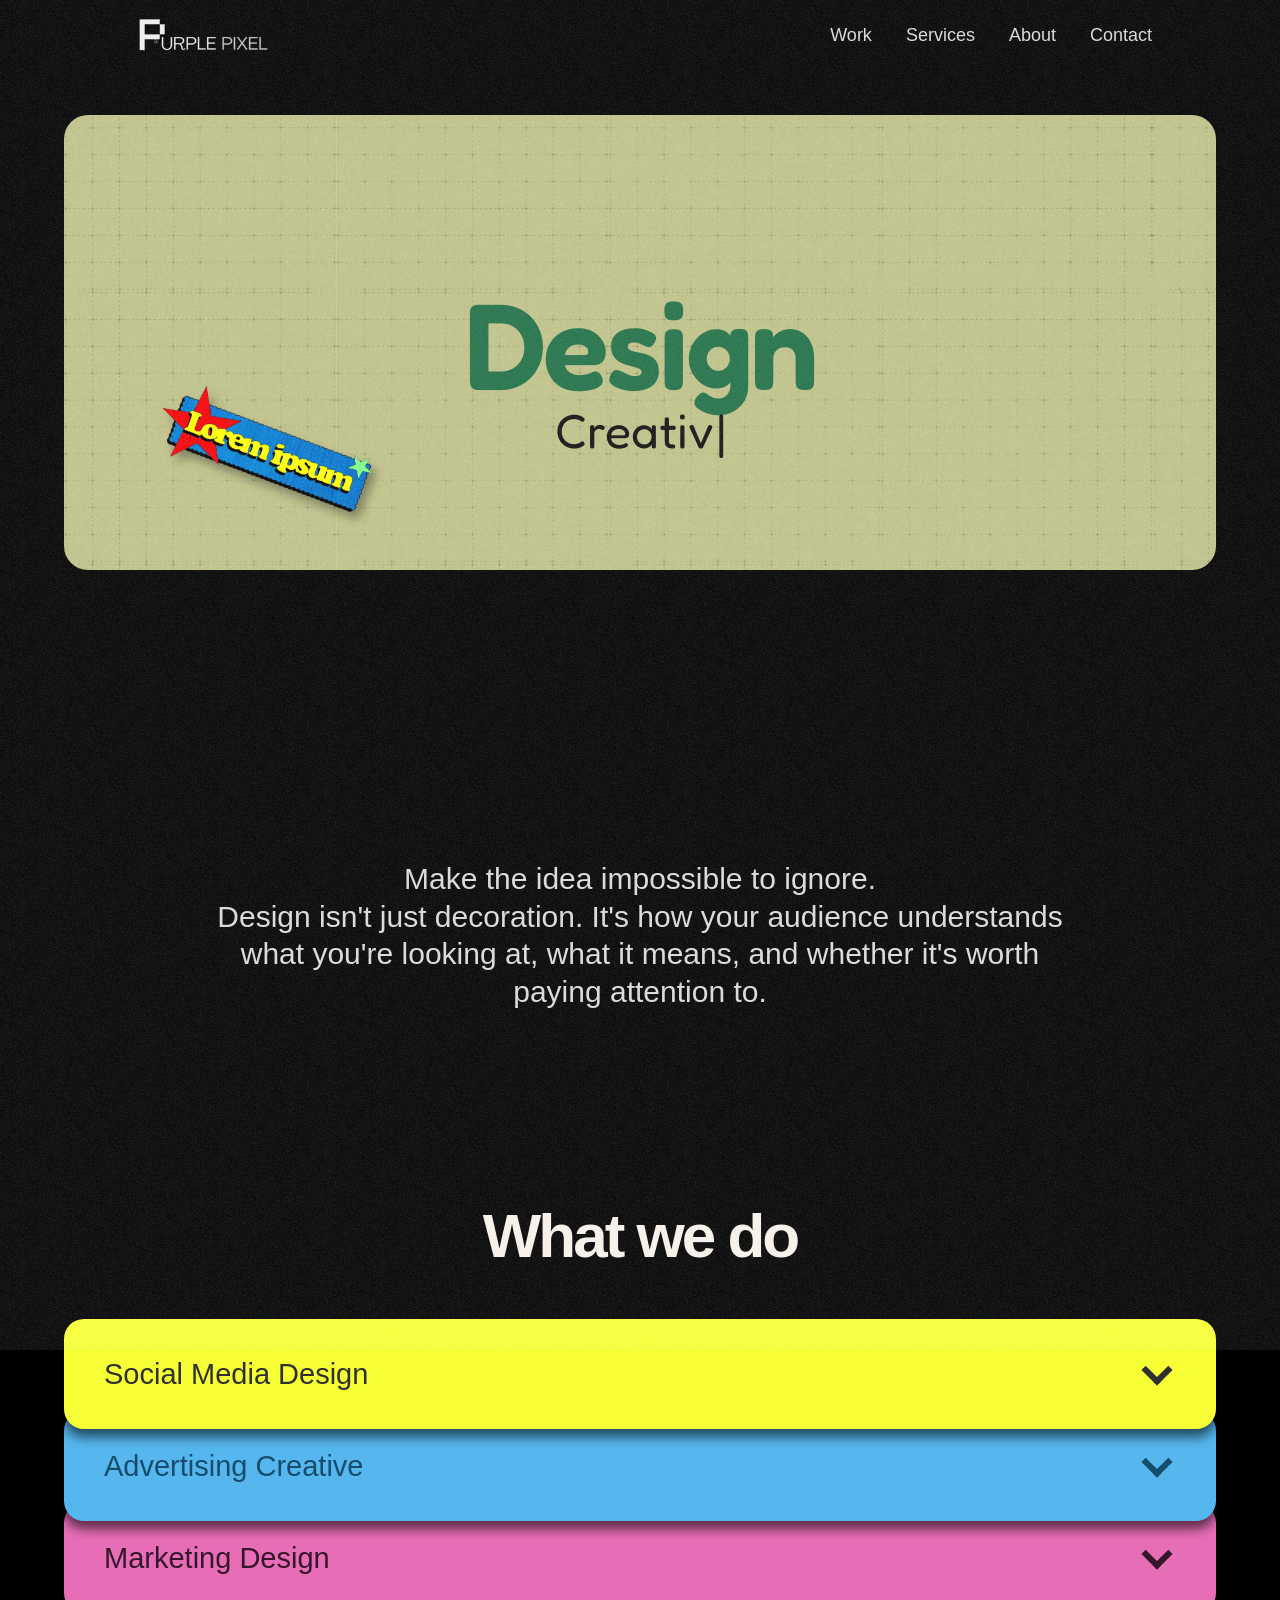
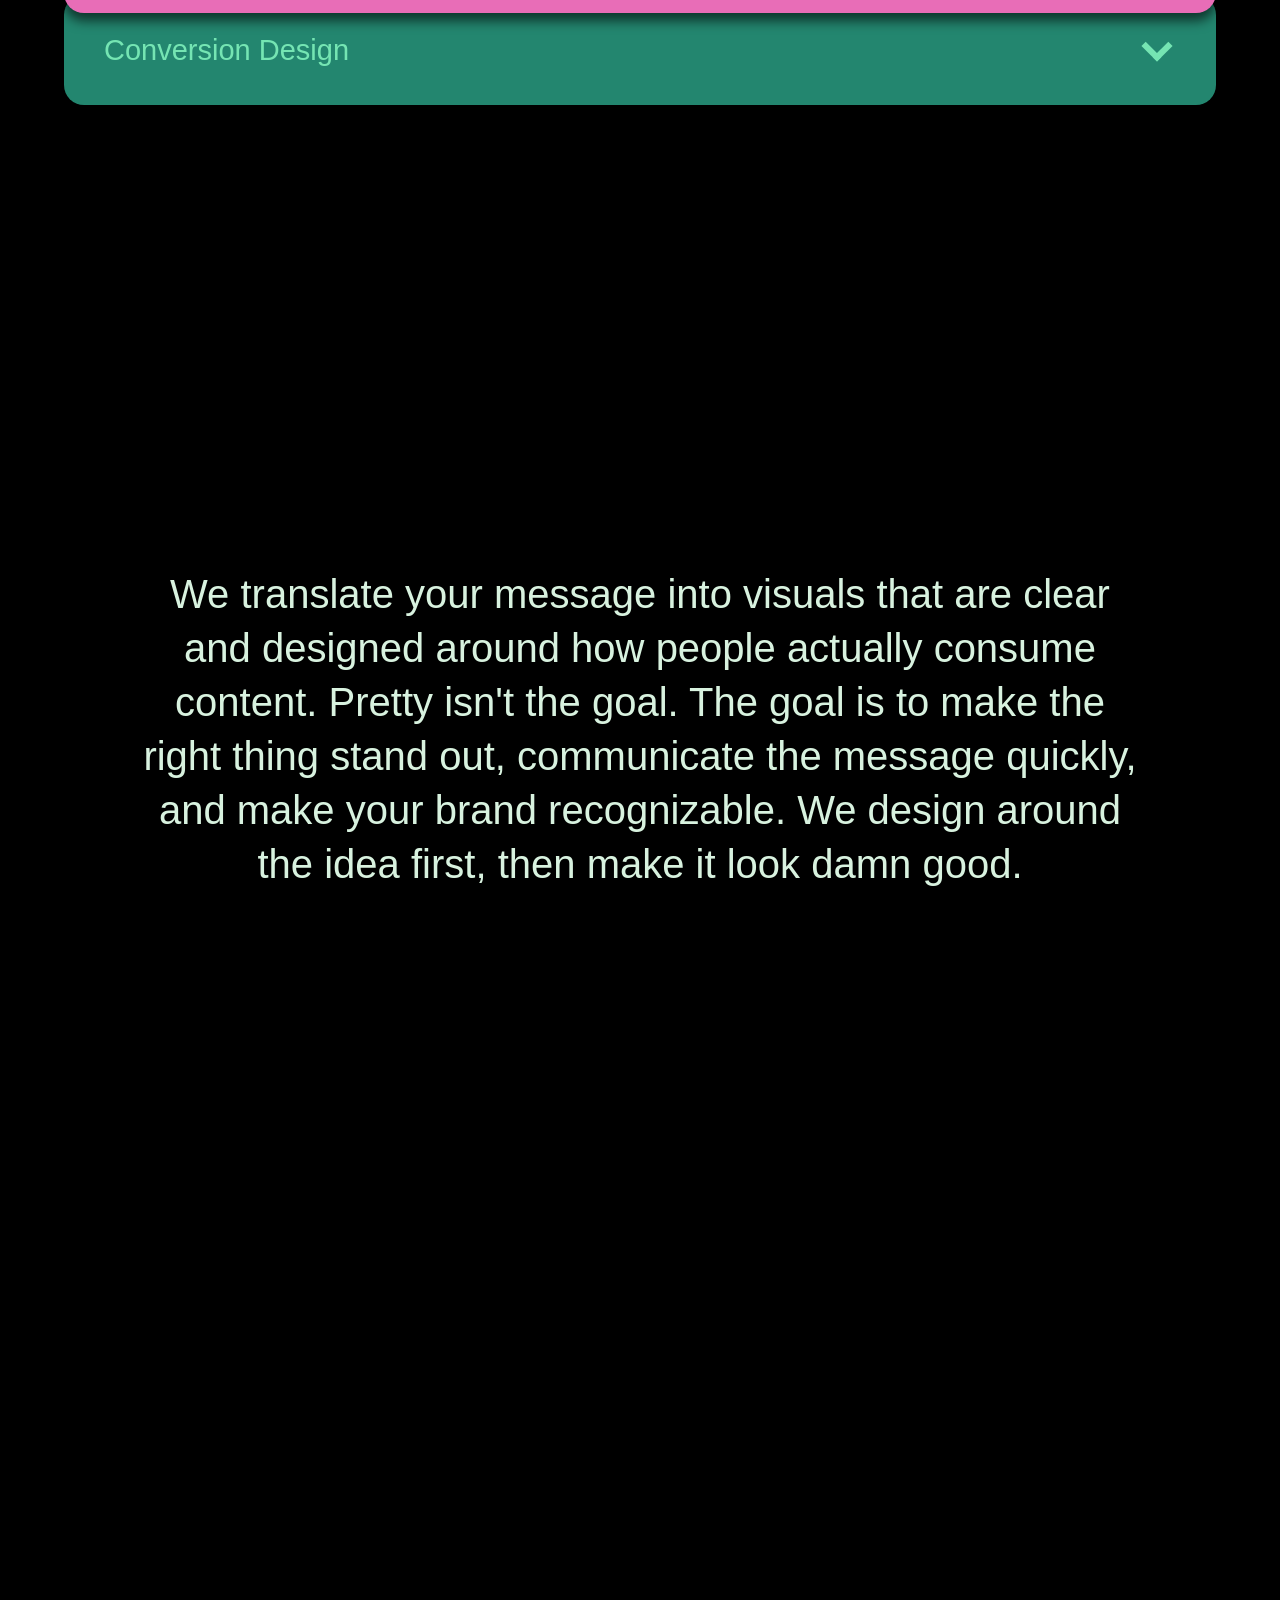
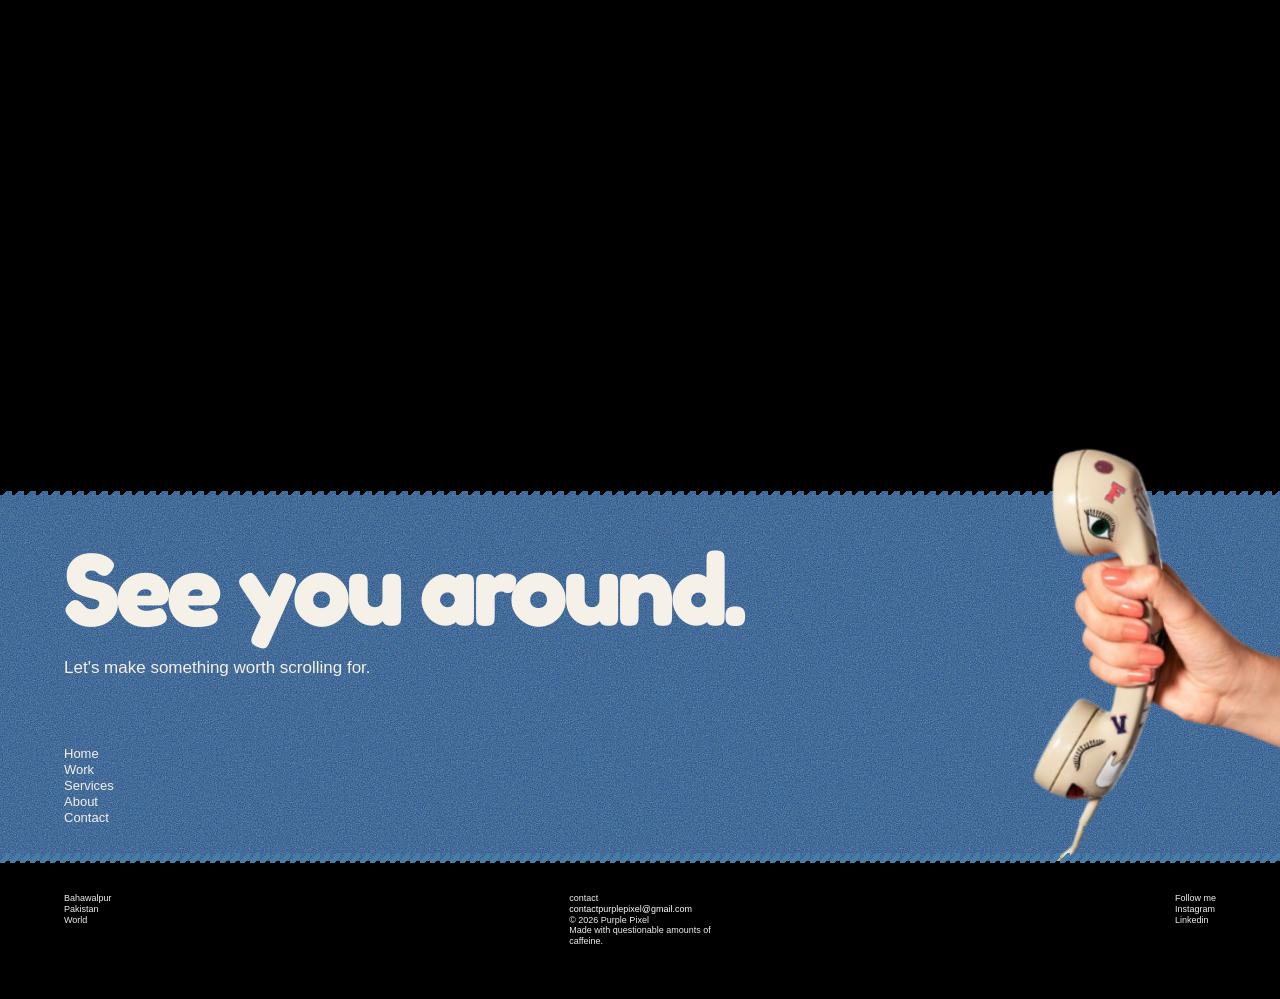
<file: design.html>
<!DOCTYPE html>
<html lang="en">

<head>

    <meta charset="UTF-8">

    <meta
        name="viewport"
        content="width=device-width, initial-scale=1.0"
    >

    <title>Design — Purple Pixel</title>

    <!-- EXISTING WEBSITE CSS -->
    <link rel="stylesheet" href="style.css">

    <link rel="preconnect"
          href="https://fonts.googleapis.com">

    <link rel="preconnect"
          href="https://fonts.gstatic.com"
          crossorigin>

    <link
        href="https://fonts.googleapis.com/css2?family=Fredoka:wght@300;400;500;600;700&display=swap"
        rel="stylesheet"
    >


    <style>

        /* =====================================================
           DESIGN SERVICE PAGE
           ===================================================== */

        body.social-media-page {

            margin: 0;

            background: #000;

            color: #f5f0e8;

            overflow-x: hidden;

        }


        .social-page {

            width: 100%;

            background: #000;

        }



        /* =====================================================
           HERO
           ===================================================== */

        .social-hero {

            width: 100%;

            padding:
                45px
                5%
                0;

            box-sizing: border-box;

        }



        /* =====================================================
           HERO BOX
           SCREENSHOT WALA GREEN BOX
           ===================================================== */

        .social-blue-box {

            position: relative;

            width: 100%;

            max-width: 1520px;

            height: 455px;

            margin: 0 auto;

            border-radius: 24px;

            background-color: #c7ca8e;

            /* EXISTING BACKGROUND IMAGE */
            background-image:
                url("assets/services/design-bg.png");

            background-size: cover;

            background-position: center;

            background-repeat: no-repeat;

            overflow: visible;

        }



        /* =====================================================
           MAIN TITLE
           ===================================================== */

        .social-main-title {

            position: relative;

            z-index: 5;

            margin: 0;

            padding-top: 175px;

            color: #217047;

            font-family:
                "Fredoka",
                sans-serif;

            font-size:
                clamp(
                    122px,
                    8vw,
                    108px
                );

            font-weight: 600;

            line-height: .9;

            letter-spacing: -3px;

            text-align: center;

        }



        /* =====================================================
           TYPEWRITER
           ===================================================== */

        .social-typing {

            position: relative;

            z-index: 5;

            margin-top: 6px;

            min-height: 48px;

            color: #111;

            font-family:
                "Fredoka",
                sans-serif;

            font-size:
                clamp(
                    48px,
                    3.2vw,
                    43px
                );

            font-weight: 400;

            line-height: 1;

            text-align: center;

        }


        .social-typing::after {

            content: "|";

            margin-left: 2px;

            animation:
                typingCursor
                .7s
                step-end
                infinite;

        }


        @keyframes typingCursor {

            50% {

                opacity: 0;

            }

        }



        /* =====================================================
           LOREM IPSUM STICKER
           
           SAVE AS:
           assets/services/lorem-ipsum.png
           ===================================================== */

        .social-heart {

            position: absolute;

            width: 290px;

            height: auto;

            left: 58px;

            bottom: -25px;

            z-index: 20;

            cursor: grab;

            user-select: none;

            touch-action: none;

            -webkit-user-drag: none;

            filter:
                drop-shadow(
                    5px 7px 5px
                    rgba(0,0,0,.35)
                );

        }



        /* =====================================================
           EXISTING CONTENT CONNECT STICKER
           ===================================================== */

        .social-content-sticker {

            position: absolute;

            width: 175px;

            height: auto;

            right: 58px;

            bottom: -65px;

            z-index: 20;

            cursor: grab;

            user-select: none;

            touch-action: none;

            -webkit-user-drag: none;

            filter:
                drop-shadow(
                    5px 7px 5px
                    rgba(0,0,0,.35)
                );

        }


        .social-heart.dragging,
        .social-content-sticker.dragging {

            cursor: grabbing;

            z-index: 9999;

        }



        /* =====================================================
           HERO PARAGRAPH
           ===================================================== */

        .social-intro {

            max-width: 1320px;

            margin:
                290px
                auto
                0;

            color: #d8d8d8;

            font-family:
                "DM Sans",
                Arial,
                sans-serif;

            font-size: 30px;

            line-height: 1.25;

            text-align: center;

        }



        /* =====================================================
           DIVIDER
           ===================================================== */

        /* .social-line {

            width: 90%;

            max-width: 1060px;

            height: 1px;

            margin:
                70px
                auto
                0;

            background:
                rgba(
                    255,
                    255,
                    255,
                    .27
                );

        } */
/* =====================================================
   WHAT WE DO
   ===================================================== */

.what-we-do {

    width: 100%;

    padding:
        195px
        5%
        0;

    box-sizing: border-box;

}


.what-we-do-title {

    margin:
        0
        0
        52px;

    color: #f5f0e8;

    font-family:
        "DM Sans",
        Arial,
        sans-serif;

    font-size:
        clamp(
            42px,
            5vw,
            62px
        );

    font-weight: 800;

    line-height: 1;

    letter-spacing: -3px;

    text-align: center;

}



/* =====================================================
   4 SERVICE BOXES
   ===================================================== */

.social-services {
    width: 100%;
    max-width: 1200px;
    margin: 0 auto;
    overflow: visible;
}

.social-service {
    width: 100%;
    position: relative;
    overflow: visible;
    margin: 0 auto -18px;
}

.social-service:nth-child(1) {
    z-index: 4;
}

.social-service:nth-child(2) {
    z-index: 3;
}

.social-service:nth-child(3) {
    z-index: 2;
}

.social-service:nth-child(4) {
    z-index: 1;
}


/* =====================================================
   BOX HEADER
   ===================================================== */

 .social-service-button {
    width: 100%;
    min-height: 110px;
    padding: 0 40px;

    border-radius: 20px;
    border: none;

    display: flex;
    align-items: center;
    justify-content: space-between;

    font-family: "DM Sans", Arial, sans-serif;
    font-size: 29px;
    font-weight: 500;
    text-align: left;

    cursor: pointer;
    box-sizing: border-box;

    position: relative;

    /* light shadow visible on the card underneath */
    box-shadow: 0 8px 12px rgba(0, 0, 0, 0.60);
}



.social-service-button:hover {

    filter:
        brightness(1.05);

}



/* =====================================================
   EXACT COLORS FROM SCREENSHOT
   ===================================================== */


/* 1 — YELLOW */

.strategy .social-service-button {

    background:
        #f6ff35;

    color:
        #303030;

}


/* 2 — BLUE */

.research .social-service-button {

    background:
        #55b7ed;

    color:
        #164d6c;

}


/* 3 — PINK */

.creation .social-service-button {

    background:
        #e86db7;

    color:
        #35162b;

}


/* 4 — GREEN */

.management .social-service-button {

    background:
        #23866f;

    color:
        #75e5b3;

}



/* =====================================================
   ARROW
   ===================================================== */

 .social-arrow {
    width: 22px;
    height: 22px;

    font-size: 0;

    border-right: 6px solid currentColor;
    border-bottom: 6px solid currentColor;

    transform: rotate(45deg);
    transition: transform .3s ease;

    flex-shrink: 0;
    margin-right: 8px;
    margin-top: -8px;
}

/* .social-service.open .social-arrow {
    transform: rotate(225deg);
}


        .social-service.open
        .social-arrow {

            transform:
                rotate(180deg);

        } */

/* =====================================================
   OPEN CONTENT
   ===================================================== */

.social-service-content {

    max-height: 0;

    overflow: hidden;

    padding:
        0
        40px;

    box-sizing: border-box;

    transition:
        max-height .45s ease,
        padding .35s ease;

}



/* =====================================================
   OPEN CONTENT COLORS
   ===================================================== */


  /* YELLOW OPEN AREA */

        .strategy .social-service-content {

            background: #ebf440;

            color: #303030;
             border-radius: 15px;
            border-color:#f6ff35;

        }


        /* BLUE OPEN AREA */

        .research .social-service-content {

            background: #63bff1;

            color: #164d6c;
              border-radius: 15px;
              border-color:#63bff1;


        }


        /* PINK OPEN AREA */

        .creation .social-service-content {

            background: #e179b8f9;

            color: #35162b;
             border-radius: 15px;
              border-color:#e179b8f9;

        }


        /* GREEN OPEN AREA */

        .management .social-service-content {

            background: #34a78c;

            color: #d8ffe9;
            border-radius: 15px;
              border-color:#34a78c;
          

        }


        .social-service.open
        .social-service-content {

            max-height: 350px;

            padding:
                25px
                40px
                32px;

        }


        /* =====================================================
           POINTS
        ===================================================== */

        .social-service-content ul {

            margin: 0;

            padding-left: 25px;

            font-family:
                "DM Sans",
                Arial,
                sans-serif;

            font-size: 17px;

            line-height: 1.5;

        }


        .social-service-content li {

            padding-left: 4px;

        }



/* =====================================================
   LIST
   ===================================================== */

.social-service-content ul {

    margin: 0;

    padding-left: 25px;

    font-family:
        "DM Sans",
        Arial,
        sans-serif;

    font-size: 17px;

    line-height: 1.5;

}


.social-service-content li {

    padding-left: 4px;

}



/* =====================================================
   BOTTOM DESCRIPTION
   ===================================================== */

 .social-bottom-line {

            margin-top: 78px;

        }
       .scroll-color-text {
    max-width: 1000px;
    margin: 480px auto;
    text-align: center;
    font-family:"arial";
    font-size: 40px;
    font-weight: 200;
    line-height: 1.35;
    text-align:center
       }

.scroll-color-text .line {
    display: block;
    color: #fffbd0;
    transition: color 0.25s ease;
}

/* =====================================================
   BOTTOM DIVIDER
   ===================================================== */

.social-bottom-line {

    margin-top:
        78px;

}



/* =====================================================
   RESPONSIVE TABLET + MOBILE
   Desktop layout remains unchanged above 700px.
===================================================== */

/* iPad / tablets */
@media (min-width: 701px) and (max-width: 1100px) {

    .social-hero {
        padding: clamp(28px, 4vw, 45px) clamp(24px, 5vw, 55px) 0;
    }

    .social-blue-box {
        height: clamp(350px, 48vw, 455px);
        border-radius: clamp(18px, 2vw, 24px);
    }

    .social-main-title {
        padding-top: clamp(130px, 15vw, 175px);
        font-size: clamp(76px, 9vw, 108px);
        letter-spacing: -3px;
    }

    .social-typing {
        font-size: clamp(34px, 4.2vw, 48px);
        min-height: clamp(40px, 5vw, 48px);
    }

    .social-heart {
        width: clamp(150px, 19vw, 290px);
        left: clamp(12px, 3vw, 58px);
        bottom: clamp(-25px, -3vw, -15px);
    }

    .social-content-sticker {
        width: clamp(120px, 14vw, 175px);
        right: clamp(20px, 4vw, 58px);
        bottom: clamp(-65px, -5vw, -35px);
    }

    .social-intro {
        max-width: 92%;
        margin-top: clamp(150px, 20vw, 290px);
        font-size: clamp(20px, 2.5vw, 30px);
    }

    .what-we-do {
        padding: clamp(100px, 13vw, 195px) 5% 0;
    }

    .what-we-do-title {
        font-size: clamp(42px, 5.5vw, 62px);
        margin-bottom: clamp(35px, 5vw, 52px);
    }

    .social-service-button {
        min-height: clamp(78px, 10vw, 110px);
        padding: 0 clamp(24px, 3.5vw, 40px);
        font-size: clamp(22px, 2.7vw, 29px);
        border-radius: clamp(16px, 2vw, 20px);
    }

    .social-arrow {
        width: clamp(18px, 2.2vw, 22px);
        height: clamp(18px, 2.2vw, 22px);
        border-width: clamp(4px, .55vw, 6px);
    }

    .social-service.open .social-service-content {
        max-height: 350px;
        padding: clamp(35px, 4vw, 45px)
                   clamp(24px, 3.5vw, 40px)
                   32px;
    }

    .social-service-content ul {
        font-size: clamp(15px, 1.7vw, 17px);
    }

    .scroll-color-text {
        max-width: 90%;
        margin: clamp(260px, 32vw, 480px) auto;
        font-size: clamp(27px, 3.5vw, 40px);
    }
}


/* Phones */
@media (max-width: 700px) {

    .social-hero {
        padding: 25px 20px 0;
    }

    .social-blue-box {
        height: clamp(190px, 52vw, 220px);
        border-radius: 18px;
    }

    .social-main-title {
        padding-top: clamp(72px, 19vw, 90px);
        font-size: clamp(39px, 12vw, 48px);
        letter-spacing: -2px;
        white-space: nowrap;
    }

    .social-typing {
        font-size: clamp(22px, 6.8vw, 26px);
        margin-top: 8px;
        min-height: 30px;
    }

    .social-heart {
        width: clamp(62px, 18vw, 90px);
        left: 12px;
        bottom: 18px;
    }

    .social-content-sticker {
        width: clamp(78px, 23vw, 92px);
        right: 15px;
        bottom: -20px;
    }

    .social-intro {
        margin-top: clamp(45px, 13vw, 60px);
        max-width: 100%;
        padding: 0 4px;
        font-size: clamp(13px, 3.7vw, 15px);
        line-height: 1.45;
    }

    .social-intro br {
        display: none;
    }

    .what-we-do {
        padding: clamp(55px, 13vw, 75px) 20px 0;
    }

    .what-we-do-title {
        font-size: clamp(36px, 11vw, 42px);
        letter-spacing: -2px;
        margin-bottom: 35px;
    }

    .social-services {
        width: 100%;
    }

    .social-service {
        margin: 0 auto -12px;
    }

    .social-service-button {
        min-height: clamp(58px, 16vw, 68px);
        padding: 0 18px;
        font-size: clamp(16px, 5vw, 18px);
        border-radius: 16px;
    }

    .social-arrow {
        width: 16px;
        height: 16px;
        border-width: 4px;
        margin-right: 4px;
        margin-top: -6px;
    }

    .social-service.open .social-service-content {
        max-height: 330px;
        padding: 38px 18px 25px;
    }

    .social-service-content ul {
        padding-left: 20px;
        font-size: clamp(12px, 3.6vw, 13px);
        line-height: 1.5;
    }

    .social-service-content li {
        padding-left: 3px;
    }

    .social-bottom-line {
        margin-top: 55px;
    }

    .scroll-color-text {
        max-width: 92%;
        margin: clamp(180px, 48vw, 300px) auto;
        font-size: clamp(22px, 6vw, 28px);
        line-height: 1.35;
    }
}


/* Small phones */
@media (max-width: 450px) {

    .social-hero {
        padding-left: 16px;
        padding-right: 16px;
    }

    .social-blue-box {
        height: clamp(175px, 51vw, 195px);
    }

    .social-main-title {
        padding-top: clamp(66px, 18vw, 78px);
        font-size: clamp(34px, 11vw, 39px);
    }

    .social-typing {
        font-size: clamp(20px, 6.2vw, 22px);
    }

    .social-heart {
        width: clamp(58px, 17vw, 78px);
        left: 9px;
        bottom: 14px;
    }

    .social-content-sticker {
        width: clamp(72px, 21vw, 86px);
        right: 10px;
        bottom: -18px;
    }

    .social-intro {
        font-size: clamp(12px, 3.5vw, 14px);
    }

    .what-we-do {
        padding-left: 16px;
        padding-right: 16px;
    }

    .what-we-do-title {
        font-size: clamp(34px, 10.5vw, 39px);
    }

    .social-service-button {
        min-height: 56px;
        font-size: clamp(15px, 4.6vw, 17px);
        padding-left: 15px;
        padding-right: 15px;
    }

    .social-service.open .social-service-content {
        padding-left: 15px;
        padding-right: 15px;
    }

    .scroll-color-text {
        font-size: clamp(20px, 5.7vw, 25px);
    }
}

/* =========================================
   ACCORDION — OPEN CONTENT BEHIND HEADER
========================================= */

.social-service {
    position: relative;
    overflow: visible;
}

/* Header always stays above content */
.social-service-button {
    position: relative;
    z-index: 2;
}

/* CLOSED — bilkul original */
.social-service-content {
    position: relative;
    z-index: 1;

    margin-top: 0;

    max-height: 0;
    overflow: hidden;

    padding: 0 40px;

    border-radius: 15px;
}

/* OPEN — sirf open hone par peeche jayega */
.social-service.open .social-service-content {
    max-height: 350px;

    margin-top: -20px;

    padding: 45px 40px 32px;
}

.footer-blue::before {
        content: "";
        position: absolute;
        left: 0;
        right: 0;
        top: -8px;
        height: 12px;
        pointer-events: none;
        z-index: 10;
        background:
            linear-gradient(
                135deg,
                transparent 5px,
                #000 5px,
                #000 10px,
                transparent 10px
            ) repeat-x;
        background-size: 12px 12px;
    }


        /* =====================================================
           CONTACT PAGE — MOBILE ONLY
           Exact mobile sizing matched to the Contact rules in style.css.
           Only the Contact section is affected.
        ===================================================== */
        @media (max-width: 700px) {

            .contact-section {
                width: 100vw !important;
                max-width: 100vw !important;
                min-height: 760px !important;
                margin: 0 !important;
            }

            .contact-inner {
                width: 100% !important;
                min-height: 760px !important;
                padding: 55px 20px 75px !important;
                justify-content: center !important;
            }

            .contact-title {
                width: 100% !important;
                font-size: clamp(58px, 15vw, 92px) !important;
                line-height: .84 !important;
                letter-spacing: -3px !important;
            }

            .contact-subtitle {
                margin-top: 24px !important;
                font-size: 16px !important;
                line-height: 1.35 !important;
                max-width: 360px !important;
            }

            .contact-button-wrap {
                width: 100% !important;
                max-width: 500px !important;
                height: 90px !important;
                margin-top: 30px !important;
                position: relative !important;
            }

            .contact-button {
                width: 250px !important;
                height: 48px !important;
                border-radius: 20px !important;
                font-size: 18px !important;
            }

            .spinner-fixed {
                width: 15px !important;
                height: 15px !important;
                left: calc(50% - 105px) !important;
                top: 50% !important;
                transform: translateY(-50%) !important;
            }

            .spinner-fixed .contact-spinner {
                width: 145px !important;
                height: 145px !important;
            }

            .contact-star {
                width: 115px !important;
                height: 115px !important;
                top: 95px !important;
                right: 7% !important;
            }
        }

    </style>


<style>
/* =========================================================
   DESIGN — FINAL MOBILE + TABLET RESPONSIVE
   Mirrors the finalized Social Media responsive behavior.
   Desktop/laptop remains untouched.
========================================================= */

/* iPad / TABLET */
@media (min-width: 701px) and (max-width: 1100px) {
    .social-hero {
        padding: 0 clamp(24px, 5vw, 55px) 0 !important;
        box-sizing: border-box !important;
    }

    .social-blue-box {
        width: 100% !important;
        max-width: none !important;
        height: clamp(560px, 72vw, 760px) !important;
        min-height: 560px !important;
        margin: 0 auto !important;
        box-sizing: border-box !important;
    }

    .social-main-title {
        position: absolute !important;
        top: calc(50% - 42px) !important;
        left: 50% !important;
        width: 100% !important;
        padding-top: 0 !important;
        transform: translate(-50%, -50%) !important;
        font-size: clamp(164px, 22vw, 240px) !important;
        line-height: .9 !important;
        letter-spacing: -4px !important;
        text-align: center !important;
        white-space: nowrap !important;
    }

    .social-typing {
        position: absolute !important;
        top: calc(50% + 52px) !important;
        left: 50% !important;
        width: 100% !important;
        min-height: 42px !important;
        margin-top: 0 !important;
        transform: translateX(-50%) !important;
        font-size: clamp(34px, 4.5vw, 50px) !important;
        line-height: 1 !important;
        text-align: center !important;
    }

    .social-heart {
        width: clamp(150px, 20vw, 250px) !important;
        left: clamp(12px, 2vw, 28px) !important;
        bottom: clamp(22px, 4vw, 42px) !important;
    }

    .social-intro {
        margin-top: clamp(55px, 7vw, 90px) !important;
        max-width: 92% !important;
        font-size: clamp(20px, 2.5vw, 30px) !important;
        line-height: 1.35 !important;
    }

    /* Contact: same tablet sizing as finalized Social Media */
    .contact-section {
        width: 100% !important;
        min-height: 860px !important;
    }

    .contact-inner {
        width: 100% !important;
        min-height: 860px !important;
        padding: 80px 6% 90px !important;
        box-sizing: border-box !important;
        justify-content: center !important;
    }

    .contact-title {
        width: 100% !important;
        font-size: clamp(82px, 10vw, 118px) !important;
        line-height: .86 !important;
        letter-spacing: -4px !important;
    }

    .contact-subtitle {
        margin-top: 32px !important;
        font-size: clamp(20px, 2.3vw, 26px) !important;
        line-height: 1.35 !important;
        max-width: 560px !important;
    }

    .contact-button-wrap {
        width: 100% !important;
        max-width: 620px !important;
        height: 120px !important;
        margin-top: 42px !important;
        position: relative !important;
    }

    .contact-button {
        width: clamp(250px, 30vw, 320px) !important;
        height: 62px !important;
        border-radius: 24px !important;
        font-size: clamp(21px, 2.2vw, 26px) !important;
    }

    .spinner-fixed {
        width: 18px !important;
        height: 18px !important;
        left: calc(50% - 150px) !important;
        top: 50% !important;
        transform: translateY(-50%) !important;
    }

    .spinner-fixed .contact-spinner {
        width: 170px !important;
        height: 170px !important;
    }

    .contact-star {
        width: 145px !important;
        height: 145px !important;
        top: 105px !important;
        right: 7% !important;
    }
    .footer-blue{
        width: 890px;
    }
}

/* PHONES — same finalized Social Media 600px system */
@media (max-width: 600px) {
    .social-hero {
        width: 100% !important;
        padding: 0 3% 0 !important;
        box-sizing: border-box !important;
    }

    .social-blue-box {
        width: 100% !important;
        max-width: none !important;
        height: calc(100svh - 56px) !important;
        min-height: 500px !important;
        margin: 0 auto !important;
        border-radius: 24px !important;
        box-sizing: border-box !important;
    }

    /* Heading centered vertically inside the full phone-height board */
    .social-main-title {
        position: absolute !important;
        top: calc(50% - 28px) !important;
        left: 50% !important;
        width: 100% !important;
        padding-top: 0 !important;
        transform: translate(-50%, -50%) !important;
        font-size: clamp(116px, 28vw, 172px) !important;
        line-height: .9 !important;
        letter-spacing: -2.5px !important;
        text-align: center !important;
        white-space: nowrap !important;
    }

    /* Animated words stay at the same controlled distance below heading */
    .social-typing {
        position: absolute !important;
        top: calc(50% + 35px) !important;
        left: 50% !important;
        width: 100% !important;
        min-height: 30px !important;
        margin-top: 0 !important;
        transform: translateX(-50%) !important;
        font-size: clamp(24px, 6.2vw, 38px) !important;
        line-height: 1 !important;
        text-align: center !important;
    }

    .social-heart {
        width: clamp(156px, 40vw, 250px) !important;
        left: clamp(4px, 1vw, 10px) !important;
        bottom: auto !important;
        top: calc(45% - 175px) !important;
    }

    .social-content-sticker {
        width: clamp(176px, 48vw, 290px) !important;
        right: clamp(12px, 4vw, 28px) !important;
        bottom: clamp(-34px, -5vw, -22px) !important;
        left: auto !important;
        top: auto !important;
    }

    .social-intro {
        margin-top: 45px !important;
        max-width: 100% !important;
        padding: 0 4px !important;
        font-size: clamp(13px, 3.7vw, 18px) !important;
        line-height: 1.45 !important;
        text-align: center !important;
    }

    .social-intro br {
        display: none !important;
    }

    /* Contact + footer: same final 600px responsive system */
    .contact-section,
    .contact-inner {
        min-height: 760px !important;
    }

    .contact-section {
        width: 100vw !important;
        max-width: 100vw !important;
        margin: 0 !important;
    }

    .contact-inner {
        width: 100% !important;
        padding: 55px 20px 75px !important;
        justify-content: center !important;
    }

    .contact-title {
        width: 100% !important;
        font-size: clamp(58px, 15vw, 92px) !important;
        line-height: .84 !important;
        letter-spacing: -3px !important;
    }

    .contact-subtitle {
        margin-top: 24px !important;
        font-size: 16px !important;
        line-height: 1.35 !important;
        max-width: 360px !important;
    }

    .contact-button-wrap {
        width: 100% !important;
        max-width: 500px !important;
        height: 90px !important;
        margin-top: 30px !important;
        position: relative !important;
    }

    .contact-button {
        width: 210px !important;
        height: 44px !important;
        border-radius: 20px !important;
        font-size: 18px !important;
    }

    .spinner-fixed {
        width: 12px !important;
        height: 12px !important;
        left: calc(50% - 112px) !important;
        top: 43% !important;
        transform: translateY(-50%) !important;
    }

    .spinner-fixed .contact-spinner {
        width: 112px !important;
        height: 112px !important;
    }

    .contact-star {
        width: 115px !important;
        height: 115px !important;
        top: 95px !important;
        right: 7% !important;
    }

    .site-footer,
    .footer-blue,
    .footer-black {
        width: 100vw !important;
        max-width: 100vw !important;
        margin-left: 0 !important;
        margin-right: 0 !important;
    }

    .footer-blue {
        height: 610px !important;
        min-height: 610px !important;
    }

    .footer-content {
        height: 100% !important;
    }

    .footer-title {
        font-size: clamp(60px, 15.5vw, 90px) !important;
    }

    .footer-location,
    .footer-social,
    .footer-social a {
        font-size: 11px !important;
    }

    .footer-middle,
    .footer-middle a {
        font-size: 9px !important;
    }

    .footer-phone {
        width: 525px !important;
        max-width: none !important;
        right: -53px !important;
        left: auto !important;
        bottom: -82px !important;
        transform: rotate(10deg) !important;
        transform-origin: center center !important;
    }

    .footer-black {
        min-height: 82px !important;
        padding: 10px 4% 8px !important;
        grid-template-columns: 1fr 2fr 1fr !important;
        align-items: end !important;
        gap: 0 !important;
        text-align: left !important;
    }
}

/* Smaller phone models, including Oppo/Vivo class widths */
@media (max-width: 420px) {
    .social-blue-box {
        height: calc(100svh - 54px) !important;
        min-height: 500px !important;
    }

    .social-main-title {
        top: calc(50% - 24px) !important;
        font-size: clamp(96px, 25vw, 132px) !important;
        letter-spacing: -2px !important;
    }

    .social-typing {
        top: calc(50% + 34px) !important;
        font-size: clamp(21px, 6vw, 29px) !important;
    }

    .social-heart {
        width: clamp(136px, 36vw, 180px) !important;
        left: 3px !important;
        bottom: auto !important;
        top: calc(45% - 130px) !important;
    }

    .social-content-sticker {
        width: clamp(156px, 42vw, 210px) !important;
        right: 10px !important;
        bottom: -22px !important;
        left: auto !important;
        top: auto !important;
        transform: none !important;
    }

    .contact-section,
    .contact-inner {
        min-height: 740px !important;
    }

    .contact-title {
        font-size: clamp(54px, 15vw, 78px) !important;
    }

    .spinner-fixed {
        left: calc(50% - 105px) !important;
    }

    .spinner-fixed .contact-spinner {
        width: 105px !important;
        height: 105px !important;
    }

    .footer-blue {
        height: 600px !important;
        min-height: 600px !important;
    }

    .footer-phone {
        width: 490px !important;
        right: -53px !important;
        bottom: -78px !important;
    }

    .footer-black {
        min-height: 82px !important;
        padding: 10px 3% 8px !important;
    }

    .footer-location,
    .footer-social,
    .footer-social a {
        font-size: 10px !important;
    }

    .footer-middle,
    .footer-middle a {
        font-size: 6.5px !important;
    }
}
</style>


<style>
/* =========================================================
   DESIGN PAGE — SAME PC RESPONSIVE SYSTEM AS SOCIAL MEDIA
   Small PC / Normal PC / Large PC
   Existing mobile + tablet rules remain untouched.
========================================================= */

/* SMALL PC — 1101px to 1200px */
@media (min-width: 1101px) and (max-width: 1200px) {
    .social-hero {
        padding-left: 4%;
        padding-right: 4%;
    }

    .social-blue-box {
        width: 100%;
        max-width: 1520px;
    }

    .social-main-title {
        font-size: clamp(92px, 8vw, 108px);
    }

    .social-typing {
        font-size: clamp(40px, 3.2vw, 43px);
    }

    .social-intro {
        max-width: 92%;
        font-size: clamp(24px, 2.2vw, 30px);
    }

    .what-we-do {
        padding-left: 4%;
        padding-right: 4%;
    }

    .social-services {
        max-width: 1200px;
    }
}

/* NORMAL PC — 1201px to 1366px */
@media (min-width: 1201px) and (max-width: 1366px) {
    .social-hero {
        padding-left: 5%;
        padding-right: 5%;
    }

    .social-blue-box {
        width: 100%;
        max-width: 1520px;
        margin-left: auto;
        margin-right: auto;
    }

    .social-main-title,
    .social-typing,
    .social-intro,
    .what-we-do-title,
    .social-services,
    .scroll-color-text {
        margin-left: auto;
        margin-right: auto;
    }

    .social-intro {
        max-width: 1320px;
    }

    .what-we-do {
        padding-left: 5%;
        padding-right: 5%;
    }

    .social-services {
        max-width: 1200px;
    }
}

/* LARGE PC — 1367px+ : same proportional scaling system */
@media (min-width: 1367px) {
    :root {
        --design-pc-scale: clamp(
            1,
            calc(100vw / 1366px),
            2
        );
    }

    html,
    body {
        width: 100%;
        max-width: 100%;
        overflow-x: hidden;
    }

    .social-hero {
        width: 100%;
        padding-left: calc(5% * var(--design-pc-scale));
        padding-right: calc(5% * var(--design-pc-scale));
        box-sizing: border-box;
    }

    .social-blue-box {
        width: 100%;
        max-width: calc(1560px * var(--design-pc-scale));
        height: calc(465px * var(--design-pc-scale));
        border-radius: calc(24px * var(--design-pc-scale));
        margin-left: auto;
        margin-right: auto;
    }

    .social-main-title {
        padding-top: calc(160px * var(--design-pc-scale));
        font-size: calc(110px * var(--design-pc-scale));
        letter-spacing: calc(-3px * var(--design-pc-scale));
    }

    .social-typing {
        margin-top: calc(6px * var(--design-pc-scale));
        min-height: calc(48px * var(--design-pc-scale));
        font-size: calc(43px * var(--design-pc-scale));
    }

    .social-heart {
        width: calc(258px * var(--design-pc-scale));
        left: calc(48px * var(--design-pc-scale));
        bottom: calc(85px * var(--design-pc-scale));
    }

    .social-content-sticker {
        width: calc(175px * var(--design-pc-scale));
        right: calc(58px * var(--design-pc-scale));
        bottom: calc(-65px * var(--design-pc-scale));
    }

    .social-intro {
        max-width: calc(1320px * var(--design-pc-scale));
        margin-top: calc(290px * var(--design-pc-scale));
        font-size: calc(30px * var(--design-pc-scale));
    }

    .what-we-do {
        padding-top: calc(195px * var(--design-pc-scale));
        padding-left: calc(5% * var(--design-pc-scale));
        padding-right: calc(5% * var(--design-pc-scale));
    }

    .what-we-do-title {
        margin-bottom: calc(52px * var(--design-pc-scale));
        font-size: calc(62px * var(--design-pc-scale));
        letter-spacing: calc(-3px * var(--design-pc-scale));
    }

    .social-services {
        max-width: calc(1200px * var(--design-pc-scale));
    }

    .social-service {
        margin-bottom: calc(-18px * var(--design-pc-scale));
    }

    .social-service-button {
        min-height: calc(110px * var(--design-pc-scale));
        padding-left: calc(40px * var(--design-pc-scale));
        padding-right: calc(40px * var(--design-pc-scale));
        border-radius: calc(20px * var(--design-pc-scale));
        font-size: calc(29px * var(--design-pc-scale));
    }

    .social-arrow {
        width: calc(22px * var(--design-pc-scale));
        height: calc(22px * var(--design-pc-scale));
        border-width: calc(6px * var(--design-pc-scale));
        margin-right: calc(8px * var(--design-pc-scale));
    }

    .social-service.open .social-service-content {
        max-height: calc(350px * var(--design-pc-scale));
        padding: calc(45px * var(--design-pc-scale))
                 calc(40px * var(--design-pc-scale))
                 calc(32px * var(--design-pc-scale));
    }

    .social-service-content ul {
        padding-left: calc(25px * var(--design-pc-scale));
        font-size: calc(17px * var(--design-pc-scale));
    }

    .social-service-content li {
        padding-left: calc(4px * var(--design-pc-scale));
    }

    .social-bottom-line {
        margin-top: calc(78px * var(--design-pc-scale));
    }

    .scroll-color-text {
        max-width: calc(750px * var(--design-pc-scale));
        margin: calc(480px * var(--design-pc-scale)) auto;
        font-size: calc(30px * var(--design-pc-scale));
    }
}
/* =========================================================
   SOCIAL MEDIA — PC BLUE FOOTER
   EXACT SAME SIZE AS MAIN style.css PC FOOTER
========================================================= */

@media (min-width: 1367px) {

    /* BLUE FOOTER — same overall size */
    .social-media-page .footer-blue {
        height: 700px !important;
        min-height: 700px !important;
    }

    /* FOOTER CONTENT */
    .social-media-page .footer-content {
        padding-top: 110px !important;
        padding-bottom: 110px !important;
        position: relative !important;
        display: block !important;
    }

    /* BIG TITLE */
    .social-media-page .footer-title {
        font-size: 10vw !important;
        letter-spacing: -6px !important;
        position: relative !important;
    }

    /* TAGLINE */
    .social-media-page .footer-tagline {
        margin-top: 56px !important;
        font-size: 34px !important;
    }

    /* FOOTER LINKS */
    .social-media-page .footer-links {
        bottom: 70px !important;
    }

    .social-media-page .footer-links a {
        font-size: 28px !important;
    }

    /* PHONE */
    .social-media-page .footer-phone {
        width: 1100px !important;
        right: -200px !important;
        left: auto !important;
        bottom: -180px !important;
    }

    /* BLACK FOOTER */
    .social-media-page .footer-black {
        min-height: 224px !important;
        padding-top: 64px !important;
        padding-bottom: 64px !important;
        gap: 40px !important;
    }

    /* BLACK FOOTER TEXT */
    .social-media-page .footer-location,
    .social-media-page .footer-middle,
    .social-media-page .footer-social,
    .social-media-page .footer-social a {
        font-size: 18px !important;
    }
}
/* =========================================================
   CONTACT SPINNER — KEEP ROTATING ON REAL PHONES
   ========================================================= */

@media (prefers-reduced-motion: reduce) {
    .contact-spinner {
        animation: spinner-spin 2.8s linear infinite !important;
        animation-duration: 2.8s !important;
        animation-iteration-count: infinite !important;
    }
}
</style>

</head>



<body class="social-media-page">


    <!-- =====================================================
         SAME NAVBAR
         ===================================================== -->

    <header class="navbar">

        <a
            href="index.html#home"
            class="logo"
        >

            <img
                src="assets/logo.png"
                alt="Purple Pixel"
                draggable="false"
            >

        </a>


        <nav class="nav-links">

            <a href="index.html#work">
                Work
            </a>

            <a href="index.html#services">
                Services
            </a>

            <a href="index.html#story">
                About
            </a>

            <a href="contact.html">
                Contact
            </a>

        </nav>

    </header>



    <!-- =====================================================
         DESIGN PAGE
         ===================================================== -->

    <main class="social-page">


        <!-- =================================================
             HERO
             ================================================= -->

        <section class="social-hero">


            <div class="social-blue-box">


                <!-- LOREM IPSUM STICKER -->

                <img
                    src="assets/services/lorem-ipsum.png"
                    class="social-heart draggable-social"
                    alt="Lorem Ipsum sticker"
                    draggable="false"
                >


                <!-- EXISTING STICKER -->
<!-- 
                <img
                    src="assets/sticker.png"
                    class="social-content-sticker draggable-social"
                    alt="Content Connect"
                    draggable="false"
                > -->


                <!-- MAIN TITLE -->

                <h1 class="social-main-title">

                    Design

                </h1>


                <!-- TYPEWRITER -->

                <div
                    class="social-typing"
                    id="socialTyping"
                ></div>


            </div>



            <!-- INTRO -->

            <p class="social-intro">

                Make the idea impossible to ignore.<br>

                Design isn't just decoration. It's how your audience understands<br>

                what you're looking at, what it means, and whether it's worth<br>

                paying attention to.

            </p>


            <div class="social-line"></div>


        </section>
                <!-- =================================================
             WHAT WE DO
             ================================================= -->

        <section class="what-we-do">


            <h2 class="what-we-do-title">

                What we do

            </h2>



            <!-- =================================================
                 SERVICES
                 ================================================= -->

            <div class="social-services">


                <!-- =================================================
                     SOCIAL MEDIA DESIGN
                     ================================================= -->

                <div class="social-service strategy">


                    <button
                        class="social-service-button"
                        type="button"
                    >

                        <span>
                            Social Media Design
                        </span>

                        <span class="social-arrow">
                            ⌄
                        </span>

                    </button>


                    <div class="social-service-content">

                        <ul>

                            <li>
                                Carousels
                            </li>

                            <li>
                                Static posts
                            </li>

                            <li>
                                Educational graphics
                            </li>

                            <li>
                                Announcement posts
                            </li>

                            <li>
                                Promotional posts
                            </li>

                            <li>
                                Story designs
                            </li>

                            <li>
                                Social templates
                            </li>

                        </ul>

                    </div>


                </div>



                <!-- =================================================
                     ADVERTISING CREATIVE
                     ================================================= -->

                <div class="social-service research">


                    <button
                        class="social-service-button"
                        type="button"
                    >

                        <span>
                            Advertising Creative
                        </span>

                        <span class="social-arrow">
                            ⌄
                        </span>

                    </button>


                    <div class="social-service-content">

                        <ul>

                            <li>
                                Meta ad creatives
                            </li>

                            <li>
                                Motion social ads
                            </li>

                            <li>
                                Product ads
                            </li>

                            <li>
                                Offer creatives
                            </li>

                            <li>
                                Performance-focused variations
                            </li>

                            <li>
                                Campaign visuals
                            </li>

                        </ul>

                    </div>


                </div>



                <!-- =================================================
                     MARKETING DESIGN
                     ================================================= -->

                <div class="social-service creation">


                    <button
                        class="social-service-button"
                        type="button"
                    >

                        <span>
                            Marketing Design
                        </span>

                        <span class="social-arrow">
                            ⌄
                        </span>

                    </button>


                    <div class="social-service-content">

                        <ul>

                            <li>
                                Marketing posters
                            </li>

                            <li>
                                Digital flyers
                            </li>

                            <li>
                                Lead magnets
                            </li>

                            <li>
                                E-books
                            </li>

                            <li>
                                Presentation decks
                            </li>

                            <li>
                                Promotional materials
                            </li>

                        </ul>

                    </div>


                </div>



                <!-- =================================================
                     CONVERSION DESIGN
                     ================================================= -->

                <div class="social-service management">


                    <button
                        class="social-service-button"
                        type="button"
                    >

                        <span>
                            Conversion Design
                        </span>

                        <span class="social-arrow">
                            ⌄
                        </span>

                    </button>


                    <div class="social-service-content">

                        <ul>

                            <li>
                                Landing page visuals
                            </li>

                            <li>
                                Sales graphics
                            </li>

                            <li>
                                Offer sections
                            </li>

                            <li>
                                Website graphics
                            </li>

                            <li>
                                Lead-generation assets
                            </li>

                        </ul>

                    </div>


                </div>


            </div>



            <!-- =================================================
                 DESCRIPTION PARAGRAPH
                 ================================================= -->

            <p
                class="scroll-color-text"
                id="scrollColorText"
            >

                <span>
                    We translate your message into visuals that are clear and
                </span>

                <span>
                    designed around how people actually consume content.
                </span>

                <span>
                    Pretty isn't the goal. The goal is to make the right thing stand
                </span>

                <span>
                    out, communicate the message quickly, and make your brand
                </span>

                <span>
                    recognizable. We design around the idea first, then make it
                </span>

                <span>
                    look damn good.
                </span>

            </p>



            <!-- =================================================
                 BOTTOM DIVIDER
                 ================================================= -->

            <div class="social-line social-bottom-line"></div>


        </section>
                <!-- =====================================================
             CONTACT CTA
             ====================================================== -->

        <section
            class="contact-section"
            id="contact"
        >

            <div class="contact-inner">


                <!-- CONTACT TITLE -->

                <h2 class="contact-title">

                    Got a problem<br>
                    worth solving?

                </h2>


                <!-- CONTACT SUBTITLE -->

                <p class="contact-subtitle">

                    Tell us what's going on.<br>
                    We'll figure out where to start.

                </p>



                <!-- =================================================
                     CONTACT BUTTON
                     ================================================= -->

                <div class="contact-button-wrap">


                    <!-- SPINNER STICKER -->

                    <div class="spinner-fixed">

                        <img
                            src="assets/contact/spinner.png"
                            class="contact-spinner"
                            alt=""
                            draggable="false"
                        >

                    </div>


                    <!-- CONTACT BUTTON -->

                    <a
                        href="contact.html"
                        class="contact-button"
                    >
                        Contact Us
                    </a>


                </div>



                <!-- =================================================
                     STAR STICKER
                     ================================================= -->

                <img
                    src="assets/contact/star.png"
                    class="draggable-object contact-star"
                    alt=""
                    draggable="false"
                >


            </div>

        </section>



        <!-- =====================================================
             FOOTER
             ====================================================== -->

        <footer class="site-footer">


            <!-- =================================================
                 BLUE FOOTER AREA
                 ================================================= -->

            <div class="footer-blue">


                <div class="footer-content">


                    <!-- FOOTER TITLE -->

                    <h2 class="footer-title">

                        See you around.

                    </h2>


                    <!-- FOOTER TAGLINE -->

                    <p class="footer-tagline">

                        Let's make something worth scrolling for.

                    </p>



                    <!-- =================================================
                         FOOTER NAVIGATION
                         ================================================= -->

                    <nav class="footer-links">

                        <a href="index.html#home">
                            Home
                        </a>

                        <a href="index.html#work">
                            Work
                        </a>

                        <a href="index.html#services">
                            Services
                        </a>

                        <a href="index.html#story">
                            About
                        </a>

                        <a href="#contact">
                            Contact
                        </a>

                    </nav>


                </div>



                <!-- =================================================
                     PHONE STICKER
                     ================================================= -->

                <img
                    src="assets/contact/phone.png"
                    class="footer-phone"
                    alt=""
                    draggable="false"
                >


            </div>



            <!-- =================================================
                 BLACK FOOTER
                 ================================================= -->

            <div class="footer-black">


                <!-- =================================================
                     LOCATION
                     ================================================= -->

                <div class="footer-location">

                    <span>
                        Bahawalpur
                    </span>

                    <span>
                        Pakistan
                    </span>

                    <span>
                        World
                    </span>

                </div>



                <!-- =================================================
                     MIDDLE
                     ================================================= -->

                <div class="footer-middle">

                    <span>
                        contact
                    </span>


                    <a
                        href="mailto:contactpurplepixel@gmail.com"
                    >
                        contactpurplepixel@gmail.com
                    </a>


                    <span>
                        © 2026 Purple Pixel
                    </span>


                    <span>
                        Made with questionable amounts of
                    </span>


                    <span>
                        caffeine.
                    </span>

                </div>



                <!-- =================================================
                     SOCIAL LINKS
                     ================================================= -->

                <div class="footer-social">

                    <span>
                        Follow me
                    </span>


                    <a
                        href="https://www.instagram.com/amannaseeer?igsi=MmJqMHAzcXNiNW0x"
                    >
                        Instagram
                    </a>


                    <a
                        href="https://www.linkedin.com/in/aman-naseer-77650538a?utm_source=share_via&utm_content=profile&utm_medium=member_android"
                    >
                        Linkedin
                    </a>

                </div>


            </div>


        </footer>


    </main>
    <script>

 /* =====================================================
           TYPEWRITER

           CUTS
           ↓
           PACING
           ↓
           STORYTELLING
        ====================================================== */


        const typingBox =
            document.getElementById(
                "socialTyping"
            );


        const typingWords = [

            "Creative",

            "Graphics",

            "Pretty"

        ];


        let wordIndex = 0;

        let characterIndex = 0;

        let deleting = false;



        function typeWords() {


            const currentWord =
                typingWords[wordIndex];


            /* TYPING */

            if (!deleting) {


                typingBox.textContent =
                    currentWord.substring(
                        0,
                        characterIndex + 1
                    );


                characterIndex++;


                /* WORD COMPLETE */

                if (
                    characterIndex ===
                    currentWord.length
                ) {


                    deleting = true;


                    setTimeout(
                        typeWords,
                        1100
                    );


                    return;

                }


                setTimeout(
                    typeWords,
                    110
                );


            }


            /* DELETING */

            else {


                typingBox.textContent =
                    currentWord.substring(
                        0,
                        characterIndex - 1
                    );


                characterIndex--;


                /* WORD EMPTY */

                if (
                    characterIndex === 0
                ) {


                    deleting = false;


                    wordIndex =
                        (
                            wordIndex + 1
                        ) %
                        typingWords.length;


                    setTimeout(
                        typeWords,
                        250
                    );


                    return;

                }


                setTimeout(
                    typeWords,
                    65
                );


            }


        }


        /* START TYPING */

        typeWords();



        /* =====================================================
           ACCORDION

           SIRF CLICKED CARD OPEN HOGA
        ====================================================== */


        const services =
            document.querySelectorAll(
                ".social-service"
            );


        services.forEach(
            (service) => {


                const button =
                    service.querySelector(
                        ".social-service-button"
                    );


                button.addEventListener(
                    "click",
                    () => {


                        const wasOpen =
                            service.classList.contains(
                                "open"
                            );


                        /* CLOSE ALL */

                        services.forEach(
                            (otherService) => {


                                otherService.classList.remove(
                                    "open"
                                );


                            }
                        );


                        /* OPEN CLICKED */

                        if (!wasOpen) {


                            service.classList.add(
                                "open"
                            );


                        }


                    }
                );


            }
        );



        /* =====================================================
           DRAGGABLE STICKERS

           loream 
        ====================================================== */


        const draggableObjects =
            document.querySelectorAll(
                ".draggable-social"
            );


        draggableObjects.forEach(
            (object) => {


                let dragging = false;

                let startX = 0;

                let startY = 0;

                let moveX = 0;

                let moveY = 0;



                /* POINTER DOWN */

                object.addEventListener(
                    "pointerdown",
                    (event) => {


                        dragging = true;


                        startX =
                            event.clientX;


                        startY =
                            event.clientY;


                        object.setPointerCapture(
                            event.pointerId
                        );


                        object.classList.add(
                            "dragging"
                        );


                    }
                );



                /* POINTER MOVE */

                object.addEventListener(
                    "pointermove",
                    (event) => {


                        if (!dragging) {


                            return;


                        }


                        const x =
                            event.clientX -
                            startX;


                        const y =
                            event.clientY -
                            startY;


                        moveX += x;

                        moveY += y;


                        object.style.transform =
                            `translate(
                                ${moveX}px,
                                ${moveY}px
                            )`;


                        startX =
                            event.clientX;


                        startY =
                            event.clientY;


                    }
                );



                /* POINTER UP */

                object.addEventListener(
                    "pointerup",
                    (event) => {


                        dragging = false;


                        object.classList.remove(
                            "dragging"
                        );


                        try {


                            object.releasePointerCapture(
                                event.pointerId
                            );


                        }


                        catch (error) {}


                    }
                );



                /* POINTER CANCEL */

                object.addEventListener(
                    "pointercancel",
                    () => {


                        dragging = false;


                        object.classList.remove(
                            "dragging"
                        );


                    }
                );


            }
        );



        /* =====================================================
           SCROLL COLOR TEXT

           LIGHT GREEN
           ↓
           DARK GREEN
        ====================================================== */


        const scrollText =
            document.getElementById(
                "scrollColorText"
            );


        if (scrollText) {


            const text =
                scrollText.innerText.trim();


            /* MAKE EVERY WORD SEPARATE */

            scrollText.innerHTML =
                text
                    .split(/\s+/)
                    .map(
                        word =>
                        `<span class="word">${word}</span>`
                    )
                    .join(" ");


            const words =
                scrollText.querySelectorAll(
                    ".word"
                );



            function updateScrollText() {


                const rect =
                    scrollText.getBoundingClientRect();


                const windowHeight =
                    window.innerHeight;


                const start =
                    windowHeight * 0.85;


                const end =
                    windowHeight * 0.25;


                let progress =
                    (start - rect.top) /
                    (start - end);


                progress =
                    Math.max(
                        0,
                        Math.min(
                            1,
                            progress
                        )
                    );


                const activeWords =
                    Math.floor(
                        progress *
                        words.length
                    );



                words.forEach(
                    (word, index) => {


                        /* ACTIVE WORDS */

                        if (
                            index <
                            activeWords
                        ) {


                            /* DARK GREEN */

                            word.style.color =
                                "#c7ca8e";


                        }


                        /* REMAINING WORDS */

                        else {


                            /* LIGHT GREEN */

                            word.style.color =
                                "#d8f2df";


                        }


                    }
                );


            }



            /* SCROLL EVENT */

            window.addEventListener(
                "scroll",
                updateScrollText
            );


            /* INITIAL LOAD */

            updateScrollText();


        }


    </script>


</body>

</html>
</file>
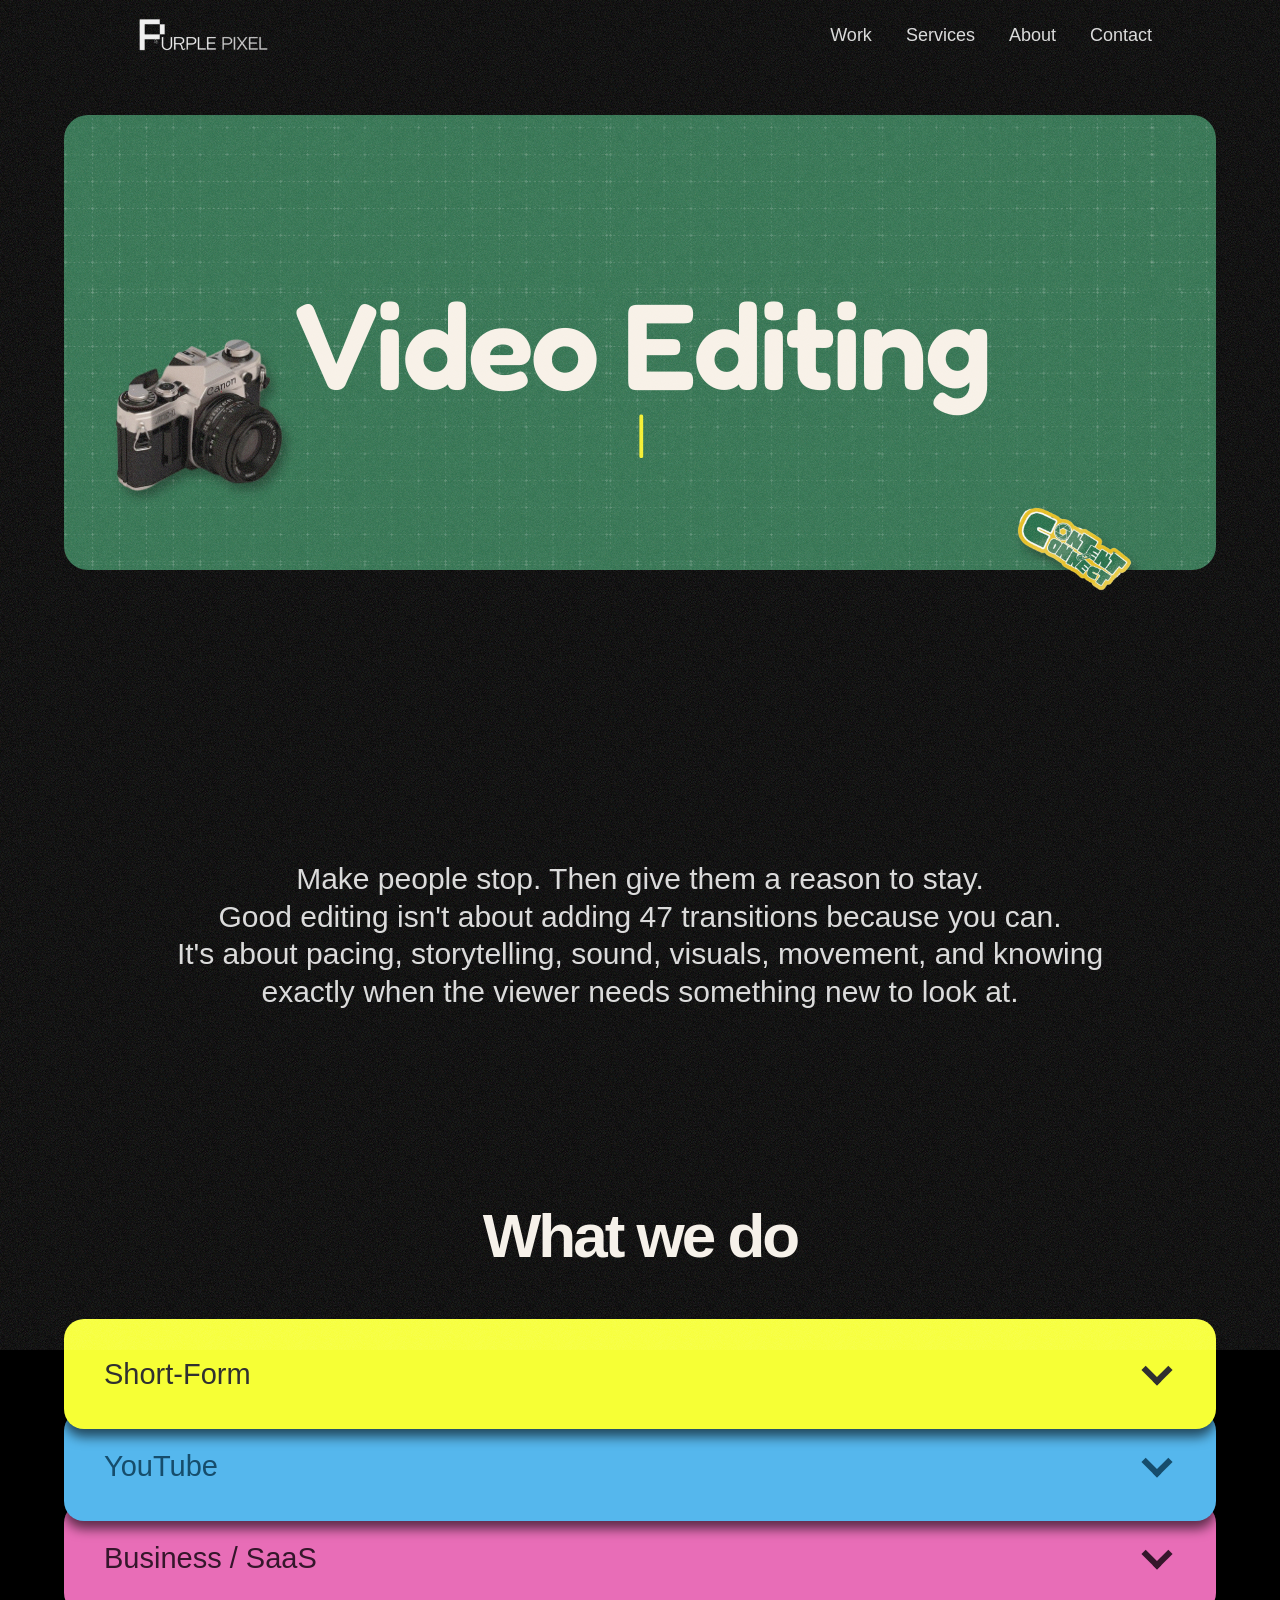
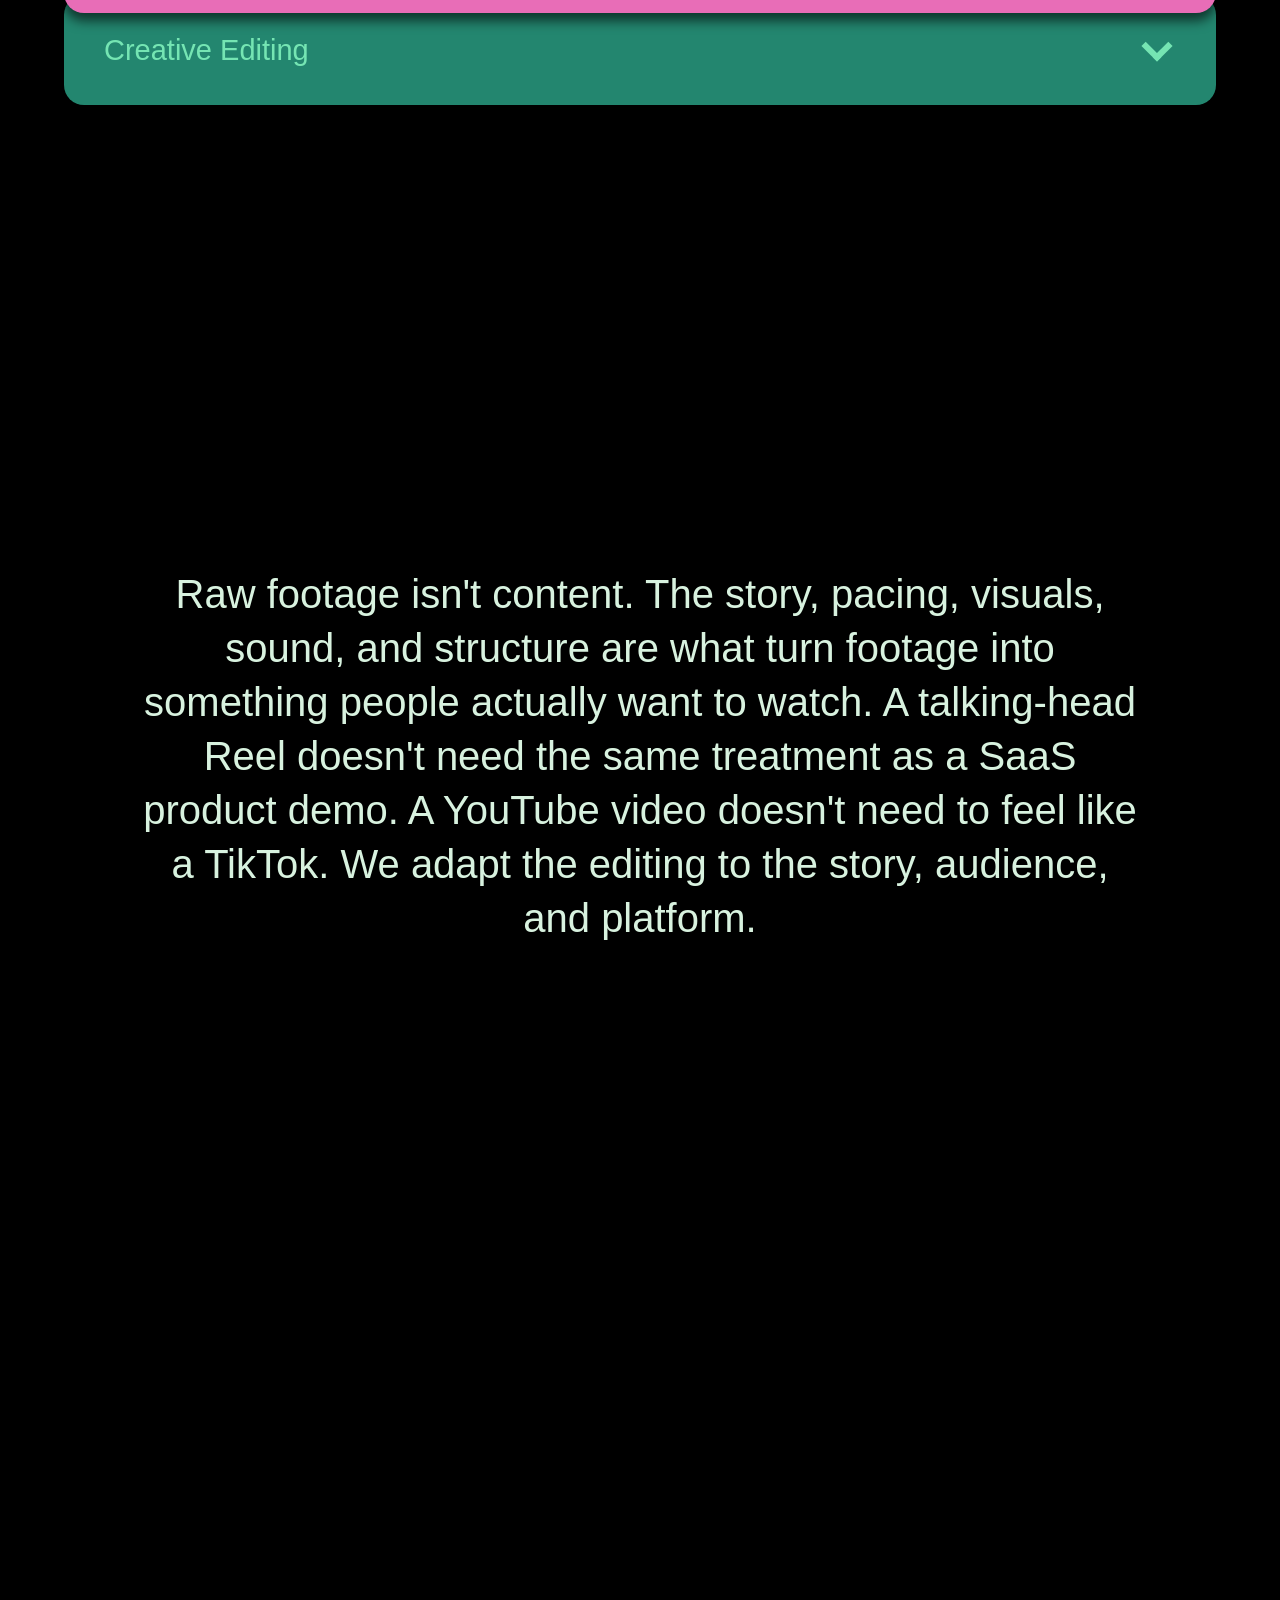
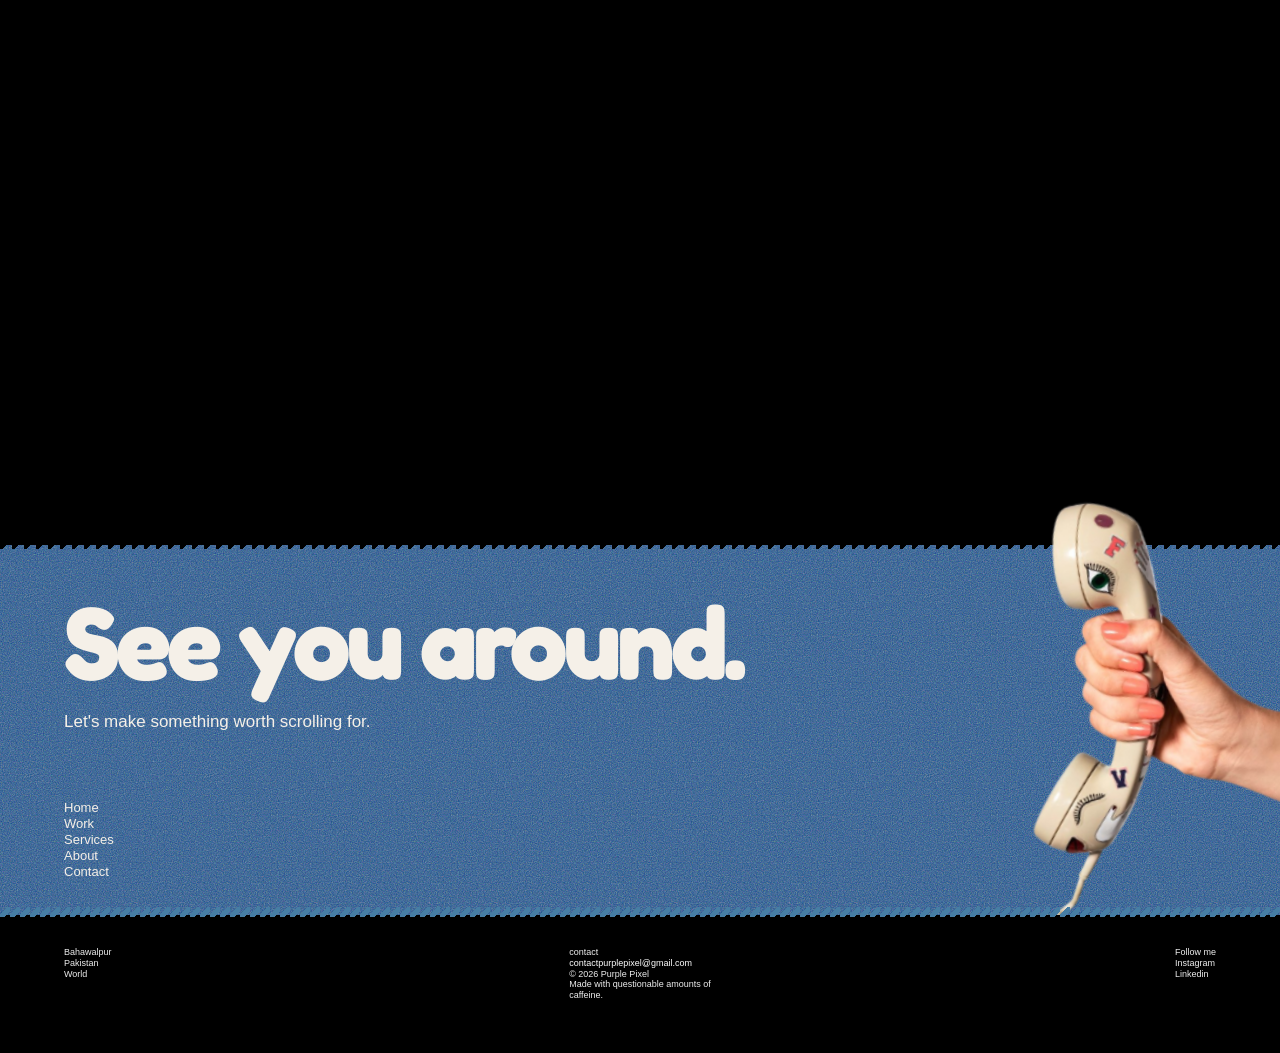
<file: video-editing.html>
<!DOCTYPE html>
<html lang="en">

<head>

    <meta charset="UTF-8">

    <meta
        name="viewport"
        content="width=device-width, initial-scale=1.0"
    >

    <title>Video Editing — Purple Pixel</title>

    <!-- YOUR EXISTING WEBSITE CSS -->
    <link rel="stylesheet" href="style.css">

    <link rel="preconnect" href="https://fonts.googleapis.com">

    <link
        rel="preconnect"
        href="https://fonts.gstatic.com"
        crossorigin
    >

    <link
        href="https://fonts.googleapis.com/css2?family=Fredoka:wght@300;400;500;600;700&display=swap"
        rel="stylesheet"
    >

    <style>

        /* =====================================================
           VIDEO EDITING PAGE
        ===================================================== */

        body.social-media-page {

            margin: 0;

            background: #000;

            color: #f5f0e8;

            overflow-x: hidden;

        }


        .social-page {

            width: 100%;

            background: #000;

        }


        /* =====================================================
           HERO
        ===================================================== */

        .social-hero {

            width: 100%;

            padding:
                45px
                5%
                0;

            box-sizing: border-box;

        }


        /* =====================================================
           GREEN HERO BOX
        ===================================================== */

        .social-blue-box {

            position: relative;

            width: 100%;

            max-width: 1520px;

            height: 455px;

            margin: 0 auto;

            border-radius: 24px;

            /* PARROT GREEN */
            background-color: #2d734e;

            /* SAME BACKGROUND IMAGE */
            background-image:
                url("assets/services/social-media-bg.png");

            background-size: cover;

            background-position: center;

            background-repeat: no-repeat;

            overflow: visible;

        }


        /* =====================================================
           VIDEO EDITING TITLE
        ===================================================== */

        .social-main-title {

            position: relative;

            z-index: 5;

            margin: 0;

            padding-top: 175px;

            color: #f7f0e6;

            font-family: "Fredoka", sans-serif;

            font-size:
                clamp(
                    122px,
                    8vw,
                    108px
                );

            font-weight: 600;

            line-height: .9;

            letter-spacing: -3px;

            text-align: center;

        }


        /* =====================================================
           TYPING TEXT
        ===================================================== */

        .social-typing {

            position: relative;

            z-index: 5;

            margin-top: 6px;

            min-height: 48px;

            color: #f4ef28;

            font-family: "Fredoka", sans-serif;

            font-size:
                clamp(
                    48px,
                    3.2vw,
                    43px
                );

            font-weight: 400;

            line-height: 1;

            text-align: center;

        }


        .social-typing::after {

            content: "|";

            margin-left: 2px;

            animation:
                typingCursor
                .7s
                step-end
                infinite;

        }


        @keyframes typingCursor {

            50% {

                opacity: 0;

            }

        }


        /* =====================================================
           CAMERA STICKER
           assets/camera.png
        ===================================================== */

        .social-heart {

            position: absolute;

            width: 245px;

            height: auto;

            left: 10px;

            bottom: 28px;

            z-index: 20;

            cursor: grab;

            user-select: none;

            touch-action: none;

            -webkit-user-drag: none;

            filter:
                drop-shadow(
                    5px
                    7px
                    5px
                    rgba(0,0,0,.35)
                );

        }


        /* =====================================================
           CONTENT CONNECT STICKER
        ===================================================== */

        .social-content-sticker {

            position: absolute;

            width: 175px;

            height: auto;

            right: 58px;

            bottom: -65px;

            z-index: 20;

            cursor: grab;

            user-select: none;

            touch-action: none;

            -webkit-user-drag: none;

            filter:
                drop-shadow(
                    5px
                    7px
                    5px
                    rgba(0,0,0,.35)
                );

        }


        .social-heart.dragging,
        .social-content-sticker.dragging {

            cursor: grabbing;

            z-index: 9999;

        }


        /* =====================================================
           HERO PARAGRAPH
        ===================================================== */

        .social-intro {

            max-width: 1320px;

            margin:
                290px
                auto
                0;

            color: #d8d8d8;

            font-family:
                "DM Sans",
                Arial,
                sans-serif;

            font-size: 30px;

            line-height: 1.25;

            text-align: center;

        }


        /* =====================================================
           DIVIDER
        ===================================================== */

        /* .social-line {

            width: 90%;

            max-width: 1060px;

            height: 1px;

            margin:
                70px
                auto
                0;

            background:
                rgba(
                    255,
                    255,
                    255,
                    .27
                );

        } */


        /* =====================================================
           WHAT WE DO
        ===================================================== */

        .what-we-do {

            width: 100%;

            padding:
                195px
                5%
                0;

            box-sizing: border-box;

        }


        .what-we-do-title {

            margin: 0 0 52px;

            color: #f5f0e8;

            font-family:
                "DM Sans",
                Arial,
                sans-serif;

            font-size:
                clamp(
                    42px,
                    5vw,
                    62px
                );

            font-weight: 800;

            line-height: 1;

            letter-spacing: -3px;

            text-align: center;

        }


        /* =====================================================
           ACCORDION
        ===================================================== */

     .social-services {
    width: 100%;
    max-width: 1200px;
    margin: 0 auto;
    overflow: visible;
}

.social-service {
    width: 100%;
    position: relative;
    overflow: visible;
    margin: 0 auto -18px;
}

.social-service:nth-child(1) {
    z-index: 4;
}

.social-service:nth-child(2) {
    z-index: 3;
}

.social-service:nth-child(3) {
    z-index: 2;
}

.social-service:nth-child(4) {
    z-index: 1;
}

        /* =====================================================
           CARD HEADER
        ===================================================== */

        .social-service-button {
    width: 100%;
    min-height: 110px;
    padding: 0 40px;

    border-radius: 20px;
    border: none;

    display: flex;
    align-items: center;
    justify-content: space-between;

    font-family: "DM Sans", Arial, sans-serif;
    font-size: 29px;
    font-weight: 500;
    text-align: left;

    cursor: pointer;
    box-sizing: border-box;

    position: relative;

    /* light shadow visible on the card underneath */
    box-shadow: 0 8px 12px rgba(0, 0, 0, 0.60);
}


        .social-service-button:hover {

            filter: brightness(1.05);

        }


        /* =====================================================
           4 CARD COLOURS
        ===================================================== */

        /* SHORT-FORM */

        .strategy
        .social-service-button {

            background: #f6ff35;

            color: #303030;
             border-color:#f6ff35;

        }


        /* YOUTUBE */

        .research
        .social-service-button {

            background: #55b7ed;

            color: #164d6c;
               border-color:#55b7ed;

        }


        /* BUSINESS / SAAS */

        .creation
        .social-service-button {

            background: #e86db7;

            color: #35162b;
               border-color: #e86db7;

        }


        /* CREATIVE EDITING */

        .management
        .social-service-button {

            background: #23866f;

            color: #75e5b3;
              border-color:  #23866f;

        }


        /* =====================================================
           ARROW
        ===================================================== */

        .social-arrow {
    width: 22px;
    height: 22px;

    font-size: 0;

    border-right: 6px solid currentColor;
    border-bottom: 6px solid currentColor;

    transform: rotate(45deg);
    transition: transform .3s ease;

    flex-shrink: 0;
    margin-right: 8px;
    margin-top: -8px;
}

/* .social-service.open .social-arrow {
    transform: rotate(225deg);
}


        .social-service.open
        .social-arrow {

            transform:
                rotate(180deg);

        } */




        /* =====================================================
           OPEN CONTENT
        ===================================================== */

         .social-service-content {

            max-height: 0;

            overflow: hidden;

            padding:
                0
                40px;

            box-sizing: border-box;

            transition:

                max-height .45s ease,

                padding .35s ease;

        }


        /* YELLOW OPEN AREA */

        .strategy .social-service-content {

            background: #ebf440;

            color: #303030;
             border-radius: 15px;
            border-color:#f6ff35;

        }


        /* BLUE OPEN AREA */

        .research .social-service-content {

            background: #63bff1;

            color: #164d6c;
              border-radius: 15px;
              border-color:#63bff1;


        }


        /* PINK OPEN AREA */

        .creation .social-service-content {

            background: #e179b8f9;

            color: #35162b;
             border-radius: 15px;
              border-color:#e179b8f9;

        }


        /* GREEN OPEN AREA */

        .management .social-service-content {

            background: #34a78c;

            color: #d8ffe9;
            border-radius: 15px;
              border-color:#34a78c;
          

        }


        .social-service.open
        .social-service-content {

            max-height: 350px;

            padding:
                25px
                40px
                32px;

        }


        /* =====================================================
           POINTS
        ===================================================== */

        .social-service-content ul {

            margin: 0;

            padding-left: 25px;

            font-family:
                "DM Sans",
                Arial,
                sans-serif;

            font-size: 17px;

            line-height: 1.5;

        }


        .social-service-content li {

            padding-left: 4px;

        }

        /* =====================================================
           POINTS
        ===================================================== */

        .social-service-content ul {

            margin: 0;

            padding-left: 25px;

            font-family:
                "DM Sans",
                Arial,
                sans-serif;

            font-size: 17px;

            line-height: 1.5;

        }


        .social-service-content li {

            padding-left: 4px;

        }


        /* =====================================================
           SCROLL COLOR PARAGRAPH
        ===================================================== */

        .social-bottom-line {

            margin-top: 78px;

        }
       .scroll-color-text {
    max-width: 1000px;
    margin: 480px auto;
    text-align: center;
    font-family:"arial";
    font-size: 40px;
    font-weight: 200;
    line-height: 1.35;
    text-align:center
       }

.scroll-color-text .line {
    display: block;
    color: #fffbd0;
    transition: color 0.25s ease;
}


        /* =====================================================
           RESPONSIVE TABLET + MOBILE
           Desktop layout remains unchanged above 700px.
        ===================================================== */

        /* iPad / tablets */
        @media (min-width: 701px) and (max-width: 1100px) {

            .social-hero {
                padding: clamp(28px, 4vw, 40px) clamp(24px, 5vw, 55px) 0;
            }

            .social-blue-box {
                height: clamp(360px, 48vw, 455px);
                border-radius: clamp(18px, 2vw, 24px);
            }

            .social-main-title {
                padding-top: clamp(135px, 15vw, 175px);
                font-size: clamp(72px, 9vw, 108px);
                letter-spacing: -3px;
            }

            .social-typing {
                font-size: clamp(34px, 4.2vw, 48px);
                min-height: clamp(40px, 5vw, 48px);
            }

            .social-heart {
                width: clamp(150px, 19vw, 245px);
                left: clamp(8px, 1.5vw, 18px);
                bottom: clamp(20px, 3vw, 28px);
            }

            .social-content-sticker {
                width: clamp(120px, 14vw, 175px);
                right: clamp(20px, 4vw, 58px);
                bottom: clamp(-50px, -5vw, -35px);
            }

            .social-intro {
                max-width: 90%;
                margin-top: clamp(150px, 20vw, 290px);
                font-size: clamp(20px, 2.5vw, 30px);
            }

            .what-we-do {
                padding: clamp(100px, 13vw, 195px) 5% 0;
            }

            .what-we-do-title {
                font-size: clamp(42px, 5.5vw, 62px);
                margin-bottom: clamp(35px, 5vw, 52px);
            }

            .social-services {
                max-width: min(1200px, 100%);
            }

            .social-service-button {
                min-height: clamp(78px, 10vw, 110px);
                padding: 0 clamp(24px, 3.5vw, 40px);
                font-size: clamp(22px, 2.7vw, 29px);
                border-radius: clamp(16px, 2vw, 20px);
            }

            .social-arrow {
                width: clamp(18px, 2.2vw, 22px);
                height: clamp(18px, 2.2vw, 22px);
                border-width: clamp(4px, .55vw, 6px);
            }

            .social-service.open .social-service-content {
                padding: clamp(30px, 4vw, 45px)
                           clamp(24px, 3.5vw, 40px)
                           30px;
            }

            .social-service-content ul {
                font-size: clamp(15px, 1.7vw, 17px);
            }

            .scroll-color-text {
                max-width: 90%;
                margin: clamp(260px, 32vw, 480px) auto;
                font-size: clamp(27px, 3.5vw, 40px);
            }
        }


        /* Phones */
        @media (max-width: 700px) {

            .social-hero {
                padding: 25px 20px 0;
            }

            .social-blue-box {
                height: clamp(190px, 52vw, 220px);
                border-radius: 18px;
            }

            .social-main-title {
                padding-top: clamp(72px, 19vw, 90px);
                font-size: clamp(39px, 12vw, 48px);
                letter-spacing: -2px;
                white-space: nowrap;
            }

            .social-typing {
                font-size: clamp(22px, 6.8vw, 26px);
                margin-top: 8px;
                min-height: 30px;
            }

            .social-heart {
                width: clamp(62px, 18vw, 72px);
                left: 12px;
                bottom: 18px;
            }

            .social-content-sticker {
                width: clamp(78px, 23vw, 92px);
                right: 15px;
                bottom: -20px;
            }

            .social-intro {
                margin-top: clamp(45px, 13vw, 60px);
                max-width: 100%;
                padding: 0 4px;
                font-size: clamp(13px, 3.7vw, 15px);
                line-height: 1.45;
            }

            .social-intro br {
                display: none;
            }

            .what-we-do {
                padding: clamp(55px, 13vw, 75px) 20px 0;
            }

            .what-we-do-title {
                font-size: clamp(36px, 11vw, 42px);
                letter-spacing: -2px;
                margin-bottom: 35px;
            }

            .social-services {
                width: 100%;
            }

            .social-service {
                margin: 0 auto -12px;
            }

            .social-service-button {
                min-height: clamp(58px, 16vw, 68px);
                padding: 0 18px;
                font-size: clamp(16px, 5vw, 18px);
                border-radius: 16px;
            }

            .social-arrow {
                width: 16px;
                height: 16px;
                border-width: 4px;
                margin-right: 4px;
                margin-top: -6px;
            }

            .social-service.open .social-service-content {
                max-height: 330px;
                padding: 38px 18px 25px;
            }

            .social-service-content ul {
                padding-left: 20px;
                font-size: clamp(12px, 3.6vw, 13px);
                line-height: 1.5;
            }

            .social-service-content li {
                padding-left: 3px;
            }

            .social-bottom-line {
                margin-top: 55px;
            }

            .scroll-color-text {
                max-width: 92%;
                margin: clamp(180px, 48vw, 300px) auto;
                font-size: clamp(22px, 6vw, 28px);
                line-height: 1.35;
            }
        }


        /* Small phones */
        @media (max-width: 450px) {

            .social-hero {
                padding-left: 16px;
                padding-right: 16px;
            }

            .social-blue-box {
                height: clamp(175px, 51vw, 195px);
            }

            .social-main-title {
                padding-top: clamp(66px, 18vw, 78px);
                font-size: clamp(34px, 11vw, 39px);
            }

            .social-typing {
                font-size: clamp(20px, 6.2vw, 22px);
            }

            .social-heart {
                width: clamp(58px, 17vw, 68px);
                left: 9px;
                bottom: 14px;
            }

            .social-content-sticker {
                width: clamp(72px, 21vw, 86px);
                right: 10px;
                bottom: -18px;
            }

            .social-intro {
                font-size: clamp(12px, 3.5vw, 14px);
            }

            .what-we-do {
                padding-left: 16px;
                padding-right: 16px;
            }

            .what-we-do-title {
                font-size: clamp(34px, 10.5vw, 39px);
            }

            .social-service-button {
                min-height: 56px;
                font-size: clamp(15px, 4.6vw, 17px);
                padding-left: 15px;
                padding-right: 15px;
            }

            .social-service.open .social-service-content {
                padding-left: 15px;
                padding-right: 15px;
            }

            .scroll-color-text {
                font-size: clamp(20px, 5.7vw, 25px);
            }
        }

        /* =========================================
   ACCORDION — OPEN CONTENT BEHIND HEADER
========================================= */

.social-service {
    position: relative;
    overflow: visible;
}

/* Header always stays above content */
.social-service-button {
    position: relative;
    z-index: 2;
}

/* CLOSED — bilkul original */
.social-service-content {
    position: relative;
    z-index: 1;

    margin-top: 0;

    max-height: 0;
    overflow: hidden;

    padding: 0 40px;

    border-radius: 15px;
}

/* OPEN — sirf open hone par peeche jayega */
.social-service.open .social-service-content {
    max-height: 350px;

    margin-top: -20px;

    padding: 45px 40px 32px;
}
.footer-blue::before {
        content: "";
        position: absolute;
        left: 0;
        right: 0;
        top: -8px;
        height: 12px;
        pointer-events: none;
        z-index: 10;
        background:
            linear-gradient(
                135deg,
                transparent 5px,
                #000 5px,
                #000 10px,
                transparent 10px
            ) repeat-x;
        background-size: 12px 12px;
    }

     /* =====================================================
           CONTACT PAGE — MOBILE ONLY
           Exact mobile sizing matched to the Contact rules in style.css.
           Only the Contact section is affected.
        ===================================================== */
        @media (max-width: 700px) {

            .contact-section {
                width: 100vw !important;
                max-width: 100vw !important;
                min-height: 760px !important;
                margin: 0 !important;
            }

            .contact-inner {
                width: 100% !important;
                min-height: 760px !important;
                padding: 55px 20px 75px !important;
                justify-content: center !important;
            }

            .contact-title {
                width: 100% !important;
                font-size: clamp(58px, 15vw, 92px) !important;
                line-height: .84 !important;
                letter-spacing: -3px !important;
            }

            .contact-subtitle {
                margin-top: 24px !important;
                font-size: 16px !important;
                line-height: 1.35 !important;
                max-width: 360px !important;
            }

            .contact-button-wrap {
                width: 100% !important;
                max-width: 500px !important;
                height: 90px !important;
                margin-top: 30px !important;
                position: relative !important;
            }

            .contact-button {
                width: 250px !important;
                height: 48px !important;
                border-radius: 20px !important;
                font-size: 18px !important;
            }

            .spinner-fixed {
                width: 15px !important;
                height: 15px !important;
                left: calc(50% - 105px) !important;
                top: 50% !important;
                transform: translateY(-50%) !important;
            }

            .spinner-fixed .contact-spinner {
                width: 145px !important;
                height: 145px !important;
            }

            .contact-star {
                width: 115px !important;
                height: 115px !important;
                top: 95px !important;
                right: 7% !important;
            }
        }
    </style>
    



<style>
/* =========================================================
   FINAL MOBILE — VIDEO EDITING HERO + SHARED CONTACT/FOOTER
   Matches the finalized Social Media mobile system.
   Desktop/laptop layout remains untouched.
========================================================= */

@media (max-width: 600px) {

    /* HERO — fill the phone viewport proportionally */
    .social-hero {
        width: 100%;
        padding: 0 3% 0 !important;
        box-sizing: border-box;
    }

    .social-blue-box {
        width: 100% !important;
        max-width: none !important;
        height: calc(100svh - 56px) !important;
        min-height: 500px !important;
        margin: 0 auto !important;
        border-radius: 24px !important;
        box-sizing: border-box;
    }

    /* Heading stays centered in the phone hero */
    .social-main-title {
        position: absolute !important;
        top: calc(50% - 28px) !important;
        left: 50% !important;
        width: 100% !important;
        padding-top: 0 !important;
        transform: translate(-50%, -50%) !important;
        font-size: clamp(70px, 12.5vw, 78px) !important;
        line-height: .9 !important;
        letter-spacing: -2.5px !important;
        text-align: center !important;
        white-space: nowrap !important;
    }

    /* Typewriter stays at the same relative distance below heading */
    .social-typing {
        position: absolute !important;
        top: calc(50% + 23px) !important;
        left: 50% !important;
        width: 100% !important;
        min-height: 30px !important;
        margin-top: 0 !important;
        transform: translateX(-50%) !important;
        font-size: clamp(34px, 6.2vw, 38px) !important;
        line-height: 1 !important;
        text-align: center !important;
    }

    /* Stickers */
    .social-heart {
        width: clamp(178px, 20vw, 125px) !important;
        left: clamp(12px, 4vw, 28px) !important;
        bottom: clamp(522px, 5vw, 42px) !important;
    }

    .social-content-sticker {
        width: clamp(188px, 24vw, 145px) !important;
        right: clamp(12px, 4vw, 28px) !important;
        bottom: clamp(-34px, -5vw, -22px) !important;
    }

    /* Intro follows the full-height hero */
    .social-intro {
        margin-top: 45px !important;
        max-width: 100% !important;
        padding: 0 4px !important;
        font-size: clamp(13px, 3.7vw, 18px) !important;
        line-height: 1.45 !important;
        text-align: center !important;
    }

    .social-intro br {
        display: none !important;
    }

    /* CONTACT — same finalized 600px mobile behavior */
    .contact-section {
        width: 100vw !important;
        max-width: 100vw !important;
        min-height: 760px !important;
        margin: 0 !important;
    }

    .contact-inner {
        width: 100% !important;
        min-height: 760px !important;
        padding: 55px 20px 75px !important;
        justify-content: center !important;
    }

    .contact-title {
        width: 100% !important;
        font-size: clamp(58px, 15vw, 92px) !important;
        line-height: .84 !important;
        letter-spacing: -3px !important;
    }

    .contact-subtitle {
        margin-top: 24px !important;
        font-size: 16px !important;
        line-height: 1.35 !important;
        max-width: 360px !important;
    }

    .contact-button-wrap {
        width: 100% !important;
        max-width: 500px !important;
        height: 90px !important;
        margin-top: 30px !important;
        position: relative !important;
    }

    .contact-button {
        width: 210px !important;
        height: 44px !important;
        border-radius: 20px !important;
        font-size: 18px !important;
    }

    .spinner-fixed {
        width: 12px !important;
        height: 12px !important;
        left: calc(50% - 112px) !important;
        top: 43% !important;
        transform: translateY(-50%) !important;
    }

    .spinner-fixed .contact-spinner {
        width: 112px !important;
        height: 112px !important;
    }

    .contact-star {
        width: 115px !important;
        height: 115px !important;
        top: 95px !important;
        right: 7% !important;
    }

    /* FOOTER — same finalized 600px mobile behavior */
    .site-footer,
    .footer-blue,
    .footer-black {
        width: 100vw !important;
        max-width: 100vw !important;
        margin-left: 0 !important;
        margin-right: 0 !important;
    }

    .footer-blue {
        height: 610px !important;
        min-height: 610px !important;
    }

    .footer-content {
        height: 100% !important;
    }

    .footer-title {
        font-size: clamp(60px, 15.5vw, 90px) !important;
    }

    .footer-location,
    .footer-social,
    .footer-social a {
        font-size: 11px !important;
    }

    .footer-middle,
    .footer-middle a {
        font-size: 9px !important;
    }

    .footer-phone {
        width: 525px !important;
        max-width: none !important;
        right: -53px !important;
        left: auto !important;
        bottom: -82px !important;
        transform: rotate(10deg) !important;
        transform-origin: center center !important;
    }

    .footer-black {
        min-height: 82px !important;
        padding: 10px 4% 8px !important;
        grid-template-columns: 1fr 2fr 1fr !important;
        align-items: end !important;
        gap: 0 !important;
        text-align: left !important;
    }

    .social-blue-box {
        border-radius: 18px !important;
    }
}

/* Smaller phones — Oppo F11/Vivo-size and similar widths */
@media (max-width: 420px) {

    .social-blue-box {
        height: calc(100svh - 54px) !important;
        min-height: 500px !important;
    }

    .social-main-title {
        top: calc(50% - 24px) !important;
        font-size: clamp(56px, 11.5vw, 58px) !important;
        letter-spacing: -2px !important;
    }

    .social-typing {
        top: calc(50% + 18px) !important;
        font-size: clamp(31px, 6vw, 29px) !important;
    }

    .social-heart {
        width: clamp(138px, 18vw, 90px) !important;
        left: 9px !important;
        bottom: 439px !important;
    }

    .social-content-sticker {
        width: clamp(128px, 21vw, 105px) !important;
        right: 10px !important;
        bottom: -22px !important;
    }

    .social-intro {
        font-size: clamp(12px, 3.5vw, 14px) !important;
    }

    .contact-section,
    .contact-inner {
        min-height: 740px !important;
    }

    .contact-title {
        font-size: clamp(54px, 15vw, 78px) !important;
    }

    .spinner-fixed {
        left: calc(50% - 105px) !important;
    }

    .spinner-fixed .contact-spinner {
        width: 105px !important;
        height: 105px !important;
    }

    .footer-blue {
        height: 600px !important;
        min-height: 600px !important;
    }

    .footer-phone {
        width: 490px !important;
        right: -53px !important;
        bottom: -78px !important;
    }

    .footer-black {
        min-height: 82px !important;
        padding: 10px 3% 8px !important;
    }

    .footer-location,
    .footer-middle,
    .footer-social,
    .footer-social a {
        font-size: 10px !important;
    }

    .footer-middle,
    .footer-middle a {
        font-size: 6.5px !important;
    }
}
</style>

<style>
/* =========================================================
   iPad / TABLET — CONTACT + FOOTER
   Same tablet system as finalized Social Media page.
========================================================= */
@media (min-width: 701px) and (max-width: 1100px) {
    .contact-section {
        width: 100% !important;
        min-height: 860px !important;
    }

    .contact-inner {
        width: 100% !important;
        min-height: 860px !important;
        padding: 80px 6% 90px !important;
        box-sizing: border-box !important;
        justify-content: center !important;
    }

    .contact-title {
        width: 100% !important;
        font-size: clamp(82px, 10vw, 118px) !important;
        line-height: .86 !important;
        letter-spacing: -4px !important;
    }

    .contact-subtitle {
        margin-top: 32px !important;
        font-size: clamp(20px, 2.3vw, 26px) !important;
        line-height: 1.35 !important;
        max-width: 560px !important;
    }

    .contact-button-wrap {
        width: 100% !important;
        max-width: 620px !important;
        height: 120px !important;
        margin-top: 42px !important;
        position: relative !important;
    }

    .contact-button {
        width: clamp(250px, 30vw, 320px) !important;
        height: 62px !important;
        border-radius: 24px !important;
        font-size: clamp(21px, 2.2vw, 26px) !important;
    }

    .spinner-fixed {
        width: 18px !important;
        height: 18px !important;
        left: calc(50% - 135px) !important;
        top: 50% !important;
        transform: translateY(-50%) !important;
    }

    .spinner-fixed .contact-spinner {
        width: 170px !important;
        height: 170px !important;
    }

    .contact-star {
        width: 145px !important;
        height: 145px !important;
        top: 105px !important;
        right: 7% !important;
    }

    .footer-blue {
        width: 850px !important;
    }
}
</style>


<style>
/* Smaller iPads — keep hero centered like iPad Pro */
@media (min-width: 701px) and (max-width: 900px) {
    .social-hero {
        width: 100% !important;
        padding-left: 5% !important;
        padding-right: 5% !important;
        box-sizing: border-box !important;
    }

    .social-blue-box {
        width: 100% !important;
        max-width: 100% !important;
        margin-left: auto !important;
        margin-right: auto !important;
        box-sizing: border-box !important;
    }

    .social-main-title,
    .social-typing,
    .social-intro {
        margin-left: auto !important;
        margin-right: auto !important;
        text-align: center !important;
    }
}
</style>


<style>
/* Final iPad adjustments — Air/Mini hero + Pro footer */
@media (min-width: 701px) and (max-width: 900px) {
    .social-hero {
        padding-left: 3% !important;
        padding-right: 3% !important;
    }

    .social-blue-box {
        width: 100% !important;
        max-width: none !important;
        height: clamp(620px, 78vw, 760px) !important;
        min-height: 620px !important;
    }
}

@media (min-width: 901px) and (max-width: 1100px) {
    .footer-blue {
        width: 100% !important;
        max-width: 100% !important;
        margin-left: auto !important;
        margin-right: auto !important;
        box-sizing: border-box !important;
    }
}
</style>


<style>
/* FINAL FIX — center iPad Air + Mini hero */
@media (min-width: 701px) and (max-width: 900px) {
    .social-hero {
        width: 100vw !important;
        max-width: 100vw !important;
        margin-left: 0 !important;
        margin-right: 0 !important;
        padding-left: 0 !important;
        padding-right: 0 !important;
        box-sizing: border-box !important;
    }

    .social-blue-box {
        position: relative !important;
        display: block !important;
        width: 94vw !important;
        max-width: none !important;
        margin-left: auto !important;
        margin-right: auto !important;
        transform: none !important;
        box-sizing: border-box !important;
    }

    .social-main-title,
    .social-typing {
        width: 100% !important;
        margin-left: 0 !important;
        margin-right: 0 !important;
        text-align: center !important;
    }

    .social-intro {
        width: 94vw !important;
        max-width: none !important;
        margin-left: auto !important;
        margin-right: auto !important;
        box-sizing: border-box !important;
        text-align: center !important;
    }
}
</style>


<style>
/* =========================================================
   GLOBAL RESPONSIVE CENTERING
   Keeps the page centered at every viewport size.
========================================================= */

html,
body {
    width: 100% !important;
    max-width: 100% !important;
    margin: 0 !important;
    padding: 0 !important;
    overflow-x: hidden !important;
}

*,
*::before,
*::after {
    box-sizing: border-box;
}

.social-page,
.social-hero,
.what-we-do,
.contact-section,
.site-footer {
    width: 100% !important;
    max-width: 100% !important;
    margin-left: auto !important;
    margin-right: auto !important;
}

/* Tablet + iPad: center every main wrapper, not just the hero */
@media (min-width: 601px) {
    .social-hero {
        padding-left: 5vw !important;
        padding-right: 5vw !important;
    }

    .social-blue-box,
    .social-intro,
    .social-line,
    .what-we-do-title,
    .social-services,
    .scroll-color-text,
    .social-bottom-line,
    .contact-inner,
    .footer-blue {
        margin-left: auto !important;
        margin-right: auto !important;
    }

    .social-blue-box {
        width: 100% !important;
        max-width: none !important;
        transform: none !important;
    }
}

/* iPad Mini + Air */
@media (min-width: 701px) and (max-width: 900px) {
    .social-hero {
        width: 100% !important;
        max-width: 100% !important;
        padding-left: 5vw !important;
        padding-right: 5vw !important;
    }

    .social-blue-box {
        width: 100% !important;
        max-width: none !important;
        margin: 0 auto !important;
        left: auto !important;
        right: auto !important;
        transform: none !important;
    }

    .social-intro {
        width: 100% !important;
        max-width: 100% !important;
        margin-left: auto !important;
        margin-right: auto !important;
    }

    .what-we-do,
    .contact-section,
    .site-footer {
        width: 100% !important;
        max-width: 100% !important;
        margin-left: 0 !important;
        margin-right: 0 !important;
    }

    .footer-blue {
        width: 100% !important;
        max-width: 100% !important;
        margin-left: auto !important;
        margin-right: auto !important;
    }
}
/* =========================================================
   DESIGN PAGE — SAME PC RESPONSIVE SYSTEM AS SOCIAL MEDIA
   Small PC / Normal PC / Large PC
   Existing mobile + tablet rules remain untouched.
========================================================= */

/* SMALL PC — 1101px to 1200px */
@media (min-width: 1101px) and (max-width: 1200px) {
    .social-hero {
        padding-left: 4%;
        padding-right: 4%;
    }

    .social-blue-box {
        width: 100%;
        max-width: 1520px;
    }

    .social-main-title {
        font-size: clamp(92px, 8vw, 108px);
    }

    .social-typing {
        font-size: clamp(40px, 3.2vw, 43px);
    }

    .social-intro {
        max-width: 92%;
        font-size: clamp(24px, 2.2vw, 30px);
    }

    .what-we-do {
        padding-left: 4%;
        padding-right: 4%;
    }

    .social-services {
        max-width: 1200px;
    }
}

/* NORMAL PC — 1201px to 1366px */
@media (min-width: 1201px) and (max-width: 1366px) {
    .social-hero {
        padding-left: 5%;
        padding-right: 5%;
    }

    .social-blue-box {
        width: 100%;
        max-width: 1520px;
        margin-left: auto;
        margin-right: auto;
    }

    .social-main-title,
    .social-typing,
    .social-intro,
    .what-we-do-title,
    .social-services,
    .scroll-color-text {
        margin-left: auto;
        margin-right: auto;
    }

    .social-intro {
        max-width: 1320px;
    }

    .what-we-do {
        padding-left: 5%;
        padding-right: 5%;
    }

    .social-services {
        max-width: 1200px;
    }
}

/* LARGE PC — 1367px+ : same proportional scaling system */
@media (min-width: 1367px) {
    :root {
        --design-pc-scale: clamp(
            1,
            calc(100vw / 1366px),
            2
        );
    }

    html,
    body {
        width: 100%;
        max-width: 100%;
        overflow-x: hidden;
    }

    .social-hero {
        width: 100%;
        padding-left: calc(5% * var(--design-pc-scale));
        padding-right: calc(5% * var(--design-pc-scale));
        box-sizing: border-box;
    }

    .social-blue-box {
        width: 100%;
        max-width: calc(1560px * var(--design-pc-scale));
        height: calc(465px * var(--design-pc-scale));
        border-radius: calc(24px * var(--design-pc-scale));
        margin-left: auto;
        margin-right: auto;
    }

    .social-main-title {
        padding-top: calc(160px * var(--design-pc-scale));
        font-size: calc(110px * var(--design-pc-scale));
        letter-spacing: calc(-3px * var(--design-pc-scale));
    }

    .social-typing {
        margin-top: calc(6px * var(--design-pc-scale));
        min-height: calc(48px * var(--design-pc-scale));
        font-size: calc(43px * var(--design-pc-scale));
    }

    .social-heart {
        width: calc(258px * var(--design-pc-scale));
        left: calc(48px * var(--design-pc-scale));
        bottom: calc(85px * var(--design-pc-scale));
    }

    .social-content-sticker {
        width: calc(175px * var(--design-pc-scale));
        right: calc(58px * var(--design-pc-scale));
        bottom: calc(-65px * var(--design-pc-scale));
    }

    .social-intro {
        max-width: calc(1320px * var(--design-pc-scale));
        margin-top: calc(290px * var(--design-pc-scale));
        font-size: calc(30px * var(--design-pc-scale));
    }

    .what-we-do {
        padding-top: calc(195px * var(--design-pc-scale));
        padding-left: calc(5% * var(--design-pc-scale));
        padding-right: calc(5% * var(--design-pc-scale));
    }

    .what-we-do-title {
        margin-bottom: calc(52px * var(--design-pc-scale));
        font-size: calc(62px * var(--design-pc-scale));
        letter-spacing: calc(-3px * var(--design-pc-scale));
    }

    .social-services {
        max-width: calc(1200px * var(--design-pc-scale));
    }

    .social-service {
        margin-bottom: calc(-18px * var(--design-pc-scale));
    }

    .social-service-button {
        min-height: calc(110px * var(--design-pc-scale));
        padding-left: calc(40px * var(--design-pc-scale));
        padding-right: calc(40px * var(--design-pc-scale));
        border-radius: calc(20px * var(--design-pc-scale));
        font-size: calc(29px * var(--design-pc-scale));
    }

    .social-arrow {
        width: calc(22px * var(--design-pc-scale));
        height: calc(22px * var(--design-pc-scale));
        border-width: calc(6px * var(--design-pc-scale));
        margin-right: calc(8px * var(--design-pc-scale));
    }

    .social-service.open .social-service-content {
        max-height: calc(350px * var(--design-pc-scale));
        padding: calc(45px * var(--design-pc-scale))
                 calc(40px * var(--design-pc-scale))
                 calc(32px * var(--design-pc-scale));
    }

    .social-service-content ul {
        padding-left: calc(25px * var(--design-pc-scale));
        font-size: calc(17px * var(--design-pc-scale));
    }

    .social-service-content li {
        padding-left: calc(4px * var(--design-pc-scale));
    }

    .social-bottom-line {
        margin-top: calc(78px * var(--design-pc-scale));
    }

    .scroll-color-text {
        max-width: calc(750px * var(--design-pc-scale));
        margin: calc(480px * var(--design-pc-scale)) auto;
        font-size: calc(30px * var(--design-pc-scale));
    }
}

/* =========================================================
   CONTACT SPINNER — KEEP ROTATING ON REAL PHONES
   ========================================================= */

@media (prefers-reduced-motion: reduce) {
    .contact-spinner {
        animation: spinner-spin 2.8s linear infinite !important;
        animation-duration: 2.8s !important;
        animation-iteration-count: infinite !important;
    }
}
/* =========================================================
   SOCIAL MEDIA — PC BLUE FOOTER
   EXACT SAME SIZE AS MAIN style.css PC FOOTER
========================================================= */

@media (min-width: 1367px) {

    /* BLUE FOOTER — same overall size */
    .social-media-page .footer-blue {
        height: 700px !important;
        min-height: 700px !important;
    }

    /* FOOTER CONTENT */
    .social-media-page .footer-content {
        padding-top: 110px !important;
        padding-bottom: 110px !important;
        position: relative !important;
        display: block !important;
    }

    /* BIG TITLE */
    .social-media-page .footer-title {
        font-size: 10vw !important;
        letter-spacing: -6px !important;
        position: relative !important;
    }

    /* TAGLINE */
    .social-media-page .footer-tagline {
        margin-top: 56px !important;
        font-size: 34px !important;
    }

    /* FOOTER LINKS */
    .social-media-page .footer-links {
        bottom: 70px !important;
    }

    .social-media-page .footer-links a {
        font-size: 28px !important;
    }

    /* PHONE */
    .social-media-page .footer-phone {
        width: 1100px !important;
        right: -200px !important;
        left: auto !important;
        bottom: -180px !important;
    }

    /* BLACK FOOTER */
    .social-media-page .footer-black {
        min-height: 224px !important;
        padding-top: 64px !important;
        padding-bottom: 64px !important;
        gap: 40px !important;
    }

    /* BLACK FOOTER TEXT */
    .social-media-page .footer-location,
    .social-media-page .footer-middle,
    .social-media-page .footer-social,
    .social-media-page .footer-social a {
        font-size: 18px !important;
    }
}
</style>

</head>
<body class="social-media-page">

    <!-- =====================================================
         SAME NAVBAR
    ====================================================== -->

    <header class="navbar">

        <a
            href="index.html#home"
            class="logo"
        >

            <img
                src="assets/logo.png"
                alt="Purple Pixel"
                draggable="false"
            >

        </a>


        <nav class="nav-links">

            <a href="index.html#work">
                Work
            </a>

            <a href="index.html#services">
                Services
            </a>

            <a href="index.html#story">
                About
            </a>

            <a href="contact.html">
                Contact
            </a>

        </nav>

    </header>



    <!-- =====================================================
         VIDEO EDITING PAGE
    ====================================================== -->

    <main class="social-page">


        <!-- =================================================
             HERO
        ================================================== -->

        <section class="social-hero">


            <div class="social-blue-box">


                <!-- CAMERA STICKER -->

                <img
                    src="assets/camera.png"
                    class="social-heart draggable-social"
                    alt="Camera"
                    draggable="false"
                >


                <!-- CONTENT CONNECT STICKER -->

                <img
                    src="assets/sticker.png"
                    class="social-content-sticker draggable-social"
                    alt="Content Connect"
                    draggable="false"
                >


                <!-- MAIN TITLE -->

                <h1 class="social-main-title">

                    Video Editing

                </h1>


                <!-- TYPEWRITER -->

                <div
                    class="social-typing"
                    id="socialTyping"
                ></div>


            </div>



            <!-- INTRO -->

            <p class="social-intro">

                Make people stop. Then give them a reason to stay.<br>

                Good editing isn't about adding 47 transitions because you can.<br>

                It's about pacing, storytelling, sound, visuals, movement, and knowing<br>

                exactly when the viewer needs something new to look at.

            </p>


            <div class="social-line"></div>


        </section>



        <!-- =================================================
             WHAT WE DO
        ================================================== -->

        <section class="what-we-do">


            <h2 class="what-we-do-title">

                What we do

            </h2>



            <div class="social-services">


                <!-- =================================================
                     SHORT-FORM
                ================================================== -->

                <div class="social-service strategy">


                    <button
                        class="social-service-button"
                        type="button"
                    >

                        <span>
                            Short-Form
                        </span>

                        <span class="social-arrow">
                            ⌄
                        </span>

                    </button>


                    <div class="social-service-content">


                        <ul>

                            <li>
                                Instagram Reels
                            </li>

                            <li>
                                TikTok
                            </li>

                            <li>
                                YouTube Shorts
                            </li>

                            <li>
                                Talking-head content
                            </li>

                            <li>
                                Educational content
                            </li>

                            <li>
                                Storytelling reels
                            </li>

                            <li>
                                B-roll
                            </li>

                            <li>
                                UGC-style edits
                            </li>

                        </ul>


                    </div>

                </div>



                <!-- =================================================
                     YOUTUBE
                ================================================== -->

                <div class="social-service research">


                    <button
                        class="social-service-button"
                        type="button"
                    >

                        <span>
                            YouTube
                        </span>

                        <span class="social-arrow">
                            ⌄
                        </span>

                    </button>


                    <div class="social-service-content">


                        <ul>

                            <li>
                                Long-form editing
                            </li>

                            <li>
                                Talking-head videos
                            </li>

                            <li>
                                Educational videos
                            </li>

                            <li>
                                Vlogs
                            </li>

                            <li>
                                YouTube storytelling
                            </li>

                            <li>
                                Retention-focused editing
                            </li>

                        </ul>


                    </div>

                </div>



                <!-- =================================================
                     BUSINESS / SAAS
                ================================================== -->

                <div class="social-service creation">


                    <button
                        class="social-service-button"
                        type="button"
                    >

                        <span>
                            Business / SaaS
                        </span>

                        <span class="social-arrow">
                            ⌄
                        </span>

                    </button>


                    <div class="social-service-content">


                        <ul>

                            <li>
                                Product videos
                            </li>

                            <li>
                                Feature videos
                            </li>

                            <li>
                                Social ads
                            </li>

                            <li>
                                Product demos
                            </li>

                            <li>
                                Promotional videos
                            </li>

                        </ul>


                    </div>

                </div>



                <!-- =================================================
                     CREATIVE EDITING
                ================================================== -->

                <div class="social-service management">


                    <button
                        class="social-service-button"
                        type="button"
                    >

                        <span>
                            Creative Editing
                        </span>

                        <span class="social-arrow">
                            ⌄
                        </span>

                    </button>


                    <div class="social-service-content">


                        <ul>

                            <li>
                                Motion graphics
                            </li>

                            <li>
                                Kinetic typography
                            </li>

                            <li>
                                Sound design
                            </li>

                            <li>
                                Visual effects
                            </li>

                            <li>
                                Captions
                            </li>

                            <li>
                                Color grading
                            </li>

                            <li>
                                B-roll &amp; stock footage
                            </li>

                        </ul>


                    </div>

                </div>


            </div>



            <!-- =================================================
                 GREEN SCROLL TEXT
            ================================================== -->

            <p
                class="scroll-color-text"
                id="scrollColorText"
            >

                <span>
                    Raw footage isn't content.
                </span>

                <span>
                    The story, pacing, visuals, sound, and structure are what turn
                </span>

                <span>
                    footage into something people actually want to watch.
                </span>

                <span>
                    A talking-head Reel doesn't need the same treatment as a SaaS
                </span>

                <span>
                    product demo. A YouTube video doesn't need to feel like a TikTok.
                </span>

                <span>
                    We adapt the editing to the story, audience, and platform.
                </span>

            </p>


            <div class="social-line social-bottom-line"></div>


        </section>
                <!-- =====================================================
             CONTACT CTA
        ====================================================== -->

        <section class="contact-section" id="contact">

            <div class="contact-inner">


                <h2 class="contact-title">

                    Got a problem<br>
                    worth solving?

                </h2>


                <p class="contact-subtitle">

                    Tell us what's going on.<br>
                    We'll figure out where to start.

                </p>


                <!-- CONTACT BUTTON -->

                <div class="contact-button-wrap">


                    <!-- SPINNER STICKER -->

                    <div class="spinner-fixed">

                        <img
                            src="assets/contact/spinner.png"
                            class="contact-spinner"
                            alt=""
                            draggable="false"
                        >

                    </div>


                    <a
                        href="contact.html"
                        class="contact-button"
                    >

                        Contact Us

                    </a>


                </div>


                <!-- STAR STICKER -->

                <img
                    src="assets/contact/star.png"
                    class="draggable-object contact-star"
                    alt=""
                    draggable="false"
                >


            </div>

        </section>



        <!-- =====================================================
             FOOTER
        ====================================================== -->

        <footer class="site-footer">


            <!-- BLUE AREA -->

            <div class="footer-blue">


                <div class="footer-content">


                    <h2 class="footer-title">

                        See you around.

                    </h2>


                    <p class="footer-tagline">

                        Let's make something worth scrolling for.

                    </p>


                    <!-- NAVIGATION -->

                    <nav class="footer-links">

                        <a href="index.html#home">
                            Home
                        </a>

                        <a href="index.html#work">
                            Work
                        </a>

                        <a href="index.html#services">
                            Services
                        </a>

                        <a href="index.html#about">
                            About
                        </a>

                        <a href="#contact">
                            Contact
                        </a>

                    </nav>


                </div>


                <!-- PHONE STICKER -->

                <img
                    src="assets/contact/phone.png"
                    class="footer-phone"
                    alt=""
                    draggable="false"
                >


            </div>



            <!-- BLACK BOTTOM -->

            <div class="footer-black">


                <!-- LOCATION -->

                <div class="footer-location">

                    <span>
                        Bahawalpur
                    </span>

                    <span>
                        Pakistan
                    </span>

                    <span>
                        World
                    </span>

                </div>



                <!-- CONTACT INFO -->

                <div class="footer-middle">


                    <span>
                        contact
                    </span>


                    <a
                        href="mailto:contactpurplepixel@gmail.com"
                    >

                        contactpurplepixel@gmail.com

                    </a>


                    <span>
                        © 2026 Purple Pixel
                    </span>


                    <span>
                        Made with questionable amounts of
                    </span>


                    <span>
                        caffeine.
                    </span>


                </div>



                <!-- SOCIAL -->

                <div class="footer-social">


                    <span>
                        Follow me
                    </span>


                    <a
                        href="https://www.instagram.com/amannaseeer?igsi=MmJqMHAzcXNiNW0x"
                    >

                        Instagram

                    </a>


                    <a
                        href="https://www.linkedin.com/in/aman-naseer-77650538a?utm_source=share_via&utm_content=profile&utm_medium=member_android"
                    >

                        Linkedin

                    </a>


                </div>


            </div>


        </footer>


    </main>



    <!-- =====================================================
         JAVASCRIPT
    ====================================================== -->

    <script>


        /* =====================================================
           TYPEWRITER

           CUTS
           ↓
           PACING
           ↓
           STORYTELLING
        ====================================================== */


        const typingBox =
            document.getElementById(
                "socialTyping"
            );


        const typingWords = [

            "Cuts",

            "Pacing",

            "Storytelling"

        ];


        let wordIndex = 0;

        let characterIndex = 0;

        let deleting = false;



        function typeWords() {


            const currentWord =
                typingWords[wordIndex];


            /* TYPING */

            if (!deleting) {


                typingBox.textContent =
                    currentWord.substring(
                        0,
                        characterIndex + 1
                    );


                characterIndex++;


                /* WORD COMPLETE */

                if (
                    characterIndex ===
                    currentWord.length
                ) {


                    deleting = true;


                    setTimeout(
                        typeWords,
                        1100
                    );


                    return;

                }


                setTimeout(
                    typeWords,
                    110
                );


            }


            /* DELETING */

            else {


                typingBox.textContent =
                    currentWord.substring(
                        0,
                        characterIndex - 1
                    );


                characterIndex--;


                /* WORD EMPTY */

                if (
                    characterIndex === 0
                ) {


                    deleting = false;


                    wordIndex =
                        (
                            wordIndex + 1
                        ) %
                        typingWords.length;


                    setTimeout(
                        typeWords,
                        250
                    );


                    return;

                }


                setTimeout(
                    typeWords,
                    65
                );


            }


        }


        /* START TYPING */

        typeWords();



        /* =====================================================
           ACCORDION

           SIRF CLICKED CARD OPEN HOGA
        ====================================================== */


        const services =
            document.querySelectorAll(
                ".social-service"
            );


        services.forEach(
            (service) => {


                const button =
                    service.querySelector(
                        ".social-service-button"
                    );


                button.addEventListener(
                    "click",
                    () => {


                        const wasOpen =
                            service.classList.contains(
                                "open"
                            );


                        /* CLOSE ALL */

                        services.forEach(
                            (otherService) => {


                                otherService.classList.remove(
                                    "open"
                                );


                            }
                        );


                        /* OPEN CLICKED */

                        if (!wasOpen) {


                            service.classList.add(
                                "open"
                            );


                        }


                    }
                );


            }
        );



        /* =====================================================
           DRAGGABLE STICKERS

           CAMERA
           CONTENT CONNECT
        ====================================================== */


        const draggableObjects =
            document.querySelectorAll(
                ".draggable-social"
            );


        draggableObjects.forEach(
            (object) => {


                let dragging = false;

                let startX = 0;

                let startY = 0;

                let moveX = 0;

                let moveY = 0;



                /* POINTER DOWN */

                object.addEventListener(
                    "pointerdown",
                    (event) => {


                        dragging = true;


                        startX =
                            event.clientX;


                        startY =
                            event.clientY;


                        object.setPointerCapture(
                            event.pointerId
                        );


                        object.classList.add(
                            "dragging"
                        );


                    }
                );



                /* POINTER MOVE */

                object.addEventListener(
                    "pointermove",
                    (event) => {


                        if (!dragging) {


                            return;


                        }


                        const x =
                            event.clientX -
                            startX;


                        const y =
                            event.clientY -
                            startY;


                        moveX += x;

                        moveY += y;


                        object.style.transform =
                            `translate(
                                ${moveX}px,
                                ${moveY}px
                            )`;


                        startX =
                            event.clientX;


                        startY =
                            event.clientY;


                    }
                );



                /* POINTER UP */

                object.addEventListener(
                    "pointerup",
                    (event) => {


                        dragging = false;


                        object.classList.remove(
                            "dragging"
                        );


                        try {


                            object.releasePointerCapture(
                                event.pointerId
                            );


                        }


                        catch (error) {}


                    }
                );



                /* POINTER CANCEL */

                object.addEventListener(
                    "pointercancel",
                    () => {


                        dragging = false;


                        object.classList.remove(
                            "dragging"
                        );


                    }
                );


            }
        );



        /* =====================================================
           SCROLL COLOR TEXT

           LIGHT GREEN
           ↓
           DARK GREEN
        ====================================================== */


        const scrollText =
            document.getElementById(
                "scrollColorText"
            );


        if (scrollText) {


            const text =
                scrollText.innerText.trim();


            /* MAKE EVERY WORD SEPARATE */

            scrollText.innerHTML =
                text
                    .split(/\s+/)
                    .map(
                        word =>
                        `<span class="word">${word}</span>`
                    )
                    .join(" ");


            const words =
                scrollText.querySelectorAll(
                    ".word"
                );



            function updateScrollText() {


                const rect =
                    scrollText.getBoundingClientRect();


                const windowHeight =
                    window.innerHeight;


                const start =
                    windowHeight * 0.85;


                const end =
                    windowHeight * 0.25;


                let progress =
                    (start - rect.top) /
                    (start - end);


                progress =
                    Math.max(
                        0,
                        Math.min(
                            1,
                            progress
                        )
                    );


                const activeWords =
                    Math.floor(
                        progress *
                        words.length
                    );



                words.forEach(
                    (word, index) => {


                        /* ACTIVE WORDS */

                        if (
                            index <
                            activeWords
                        ) {


                            /* DARK GREEN */

                            word.style.color =
                              "#c7ca8e";


                        }


                        /* REMAINING WORDS */

                        else {


                            /* LIGHT GREEN */

                            word.style.color =
                               "#d8f2df" ;


                        }


                    }
                );


            }



            /* SCROLL EVENT */

            window.addEventListener(
                "scroll",
                updateScrollText
            );


            /* INITIAL LOAD */

            updateScrollText();


        }


    </script>


</body>

</html>
</file>
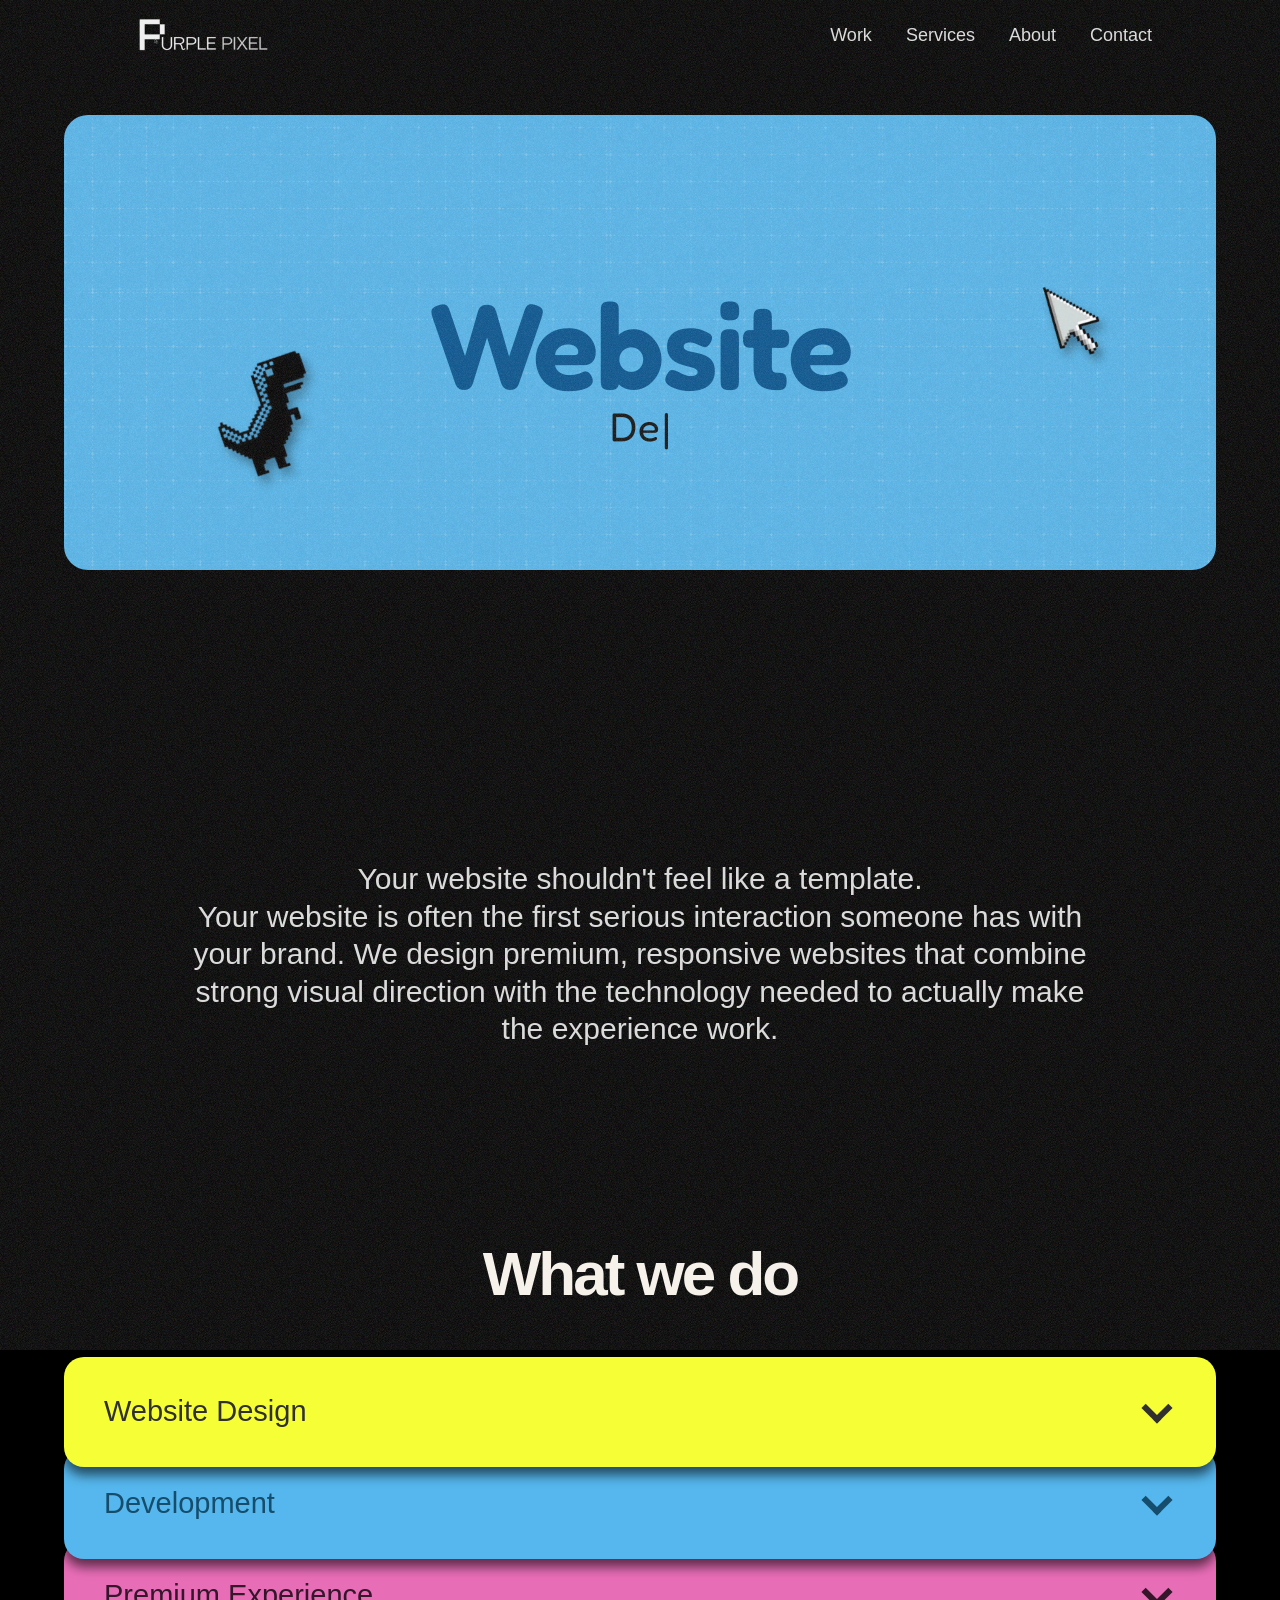
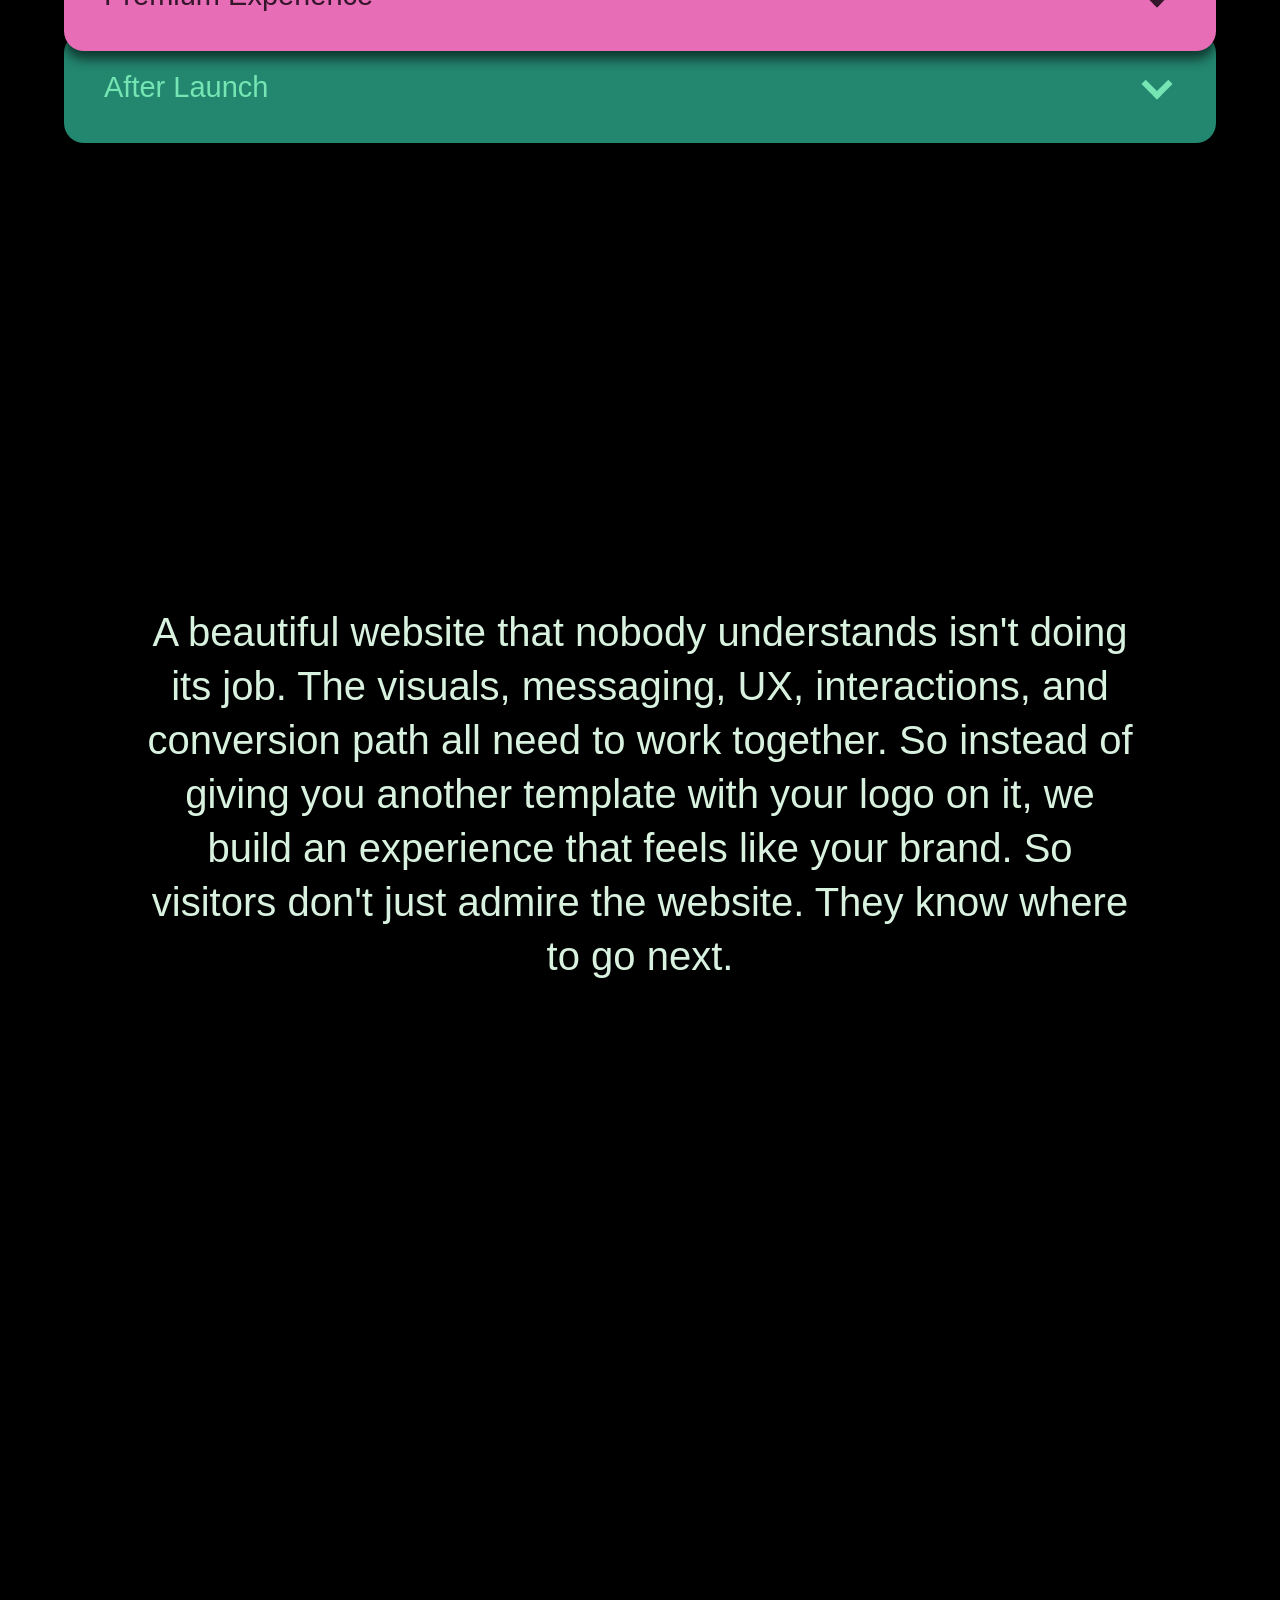
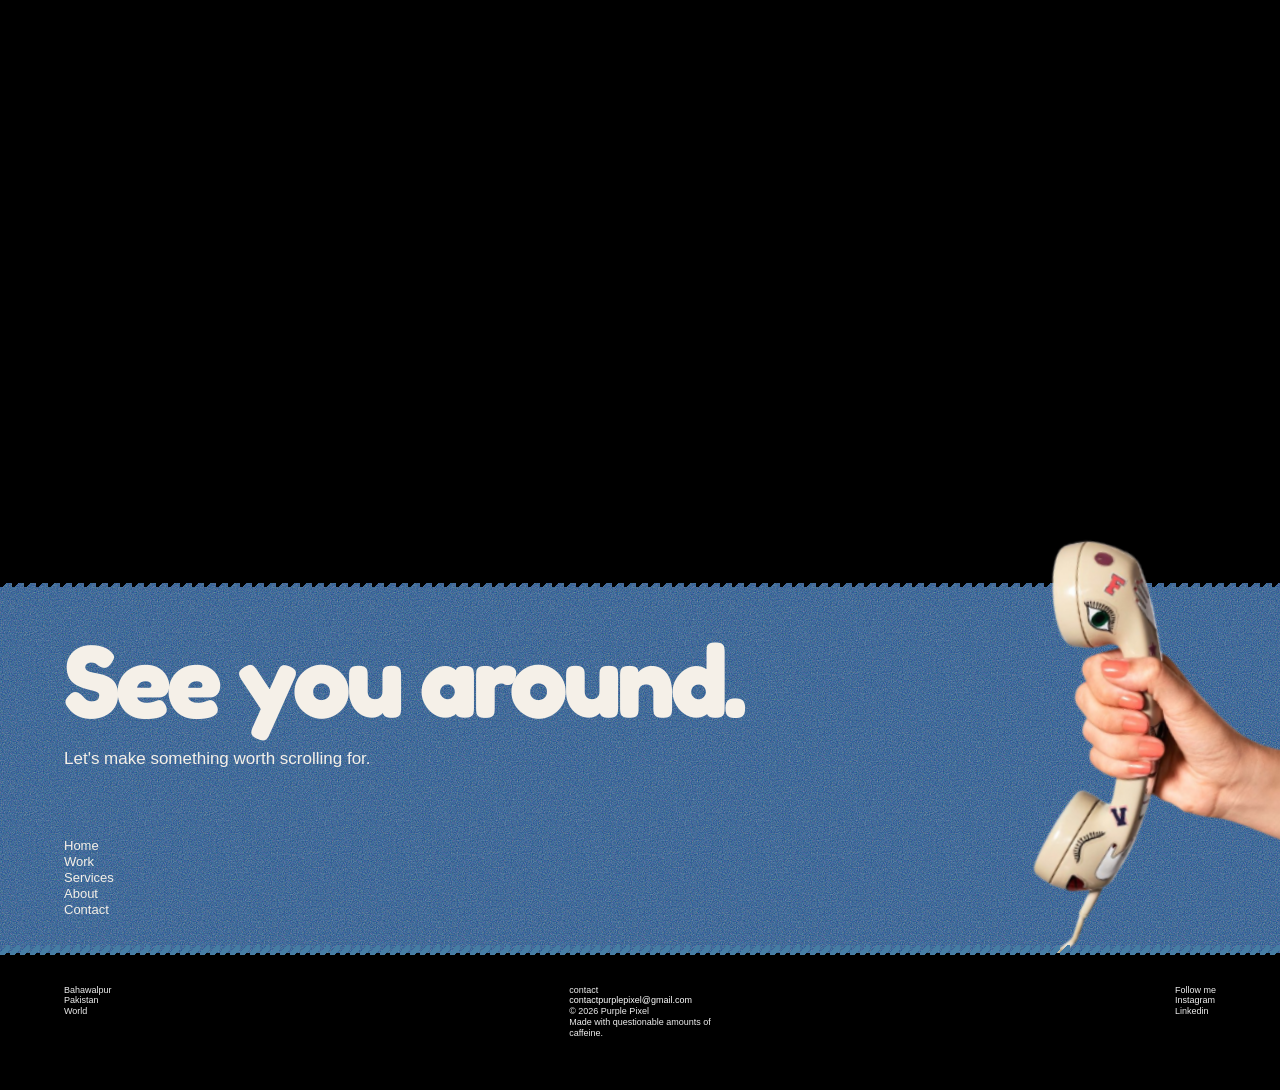
<file: web-devolpment.html>
<!DOCTYPE html>
<html lang="en">

<head>

    <meta charset="UTF-8">

    <meta
        name="viewport"
        content="width=device-width, initial-scale=1.0"
    >

    <title>Website Design — Purple Pixel</title>

    <!-- YOUR EXISTING WEBSITE CSS -->
    <link rel="stylesheet" href="style.css">

    <link rel="preconnect" href="https://fonts.googleapis.com">

    <link
        rel="preconnect"
        href="https://fonts.gstatic.com"
        crossorigin
    >

    <link
        href="https://fonts.googleapis.com/css2?family=Fredoka:wght@300;400;500;600;700&display=swap"
        rel="stylesheet"
    >


    <style>

        /* =====================================================
           WEBSITE DESIGN SERVICE PAGE
           ===================================================== */

        body.social-media-page {

            margin: 0;

            background: #000;

            color: #f5f0e8;

            overflow-x: hidden;

        }


        .social-page {

            width: 100%;

            background: #000;

        }


        /* =====================================================
           HERO
           ===================================================== */

        .social-hero {

            width: 100%;

            padding:
                45px
                5%
                0;

            box-sizing: border-box;

        }


        /* =====================================================
           BLUE HERO BOX
           ===================================================== */

        .social-blue-box {

            position: relative;

            width: 100%;

            max-width: 1520px;

            height: 455px;

            margin: 0 auto;

            border-radius: 24px;

            background-color: #55b7ed;

            background-image:
                url("assets/services/social-media-bg.png");

            background-size: cover;

            background-position: center;

            background-repeat: no-repeat;

            overflow: visible;

        }


        /* =====================================================
           WEBSITE — FREDOKA
           ===================================================== */

        .social-main-title {

            position: relative;

            z-index: 5;

            margin: 0;

            padding-top: 175px;

            color: #07518a;

            font-family:
                "Fredoka",
                sans-serif;

            font-size:
                clamp(
                    122px,
                    8vw,
                    108px
                );

            font-weight: 600;

            line-height: .9;

            letter-spacing: -3px;

            text-align: center;

        }


        /* =====================================================
           DEVELOPMENT / TYPEWRITER
           ===================================================== */

        .social-typing {

            position: relative;

            z-index: 5;

            margin-top: 6px;

            min-height: 42px;

            color: #111;

            font-family:
                "Fredoka",
                sans-serif;

            font-size:
                clamp(
                    40px,
                    2.7vw,
                    37px
                );

            font-weight: 400;

            line-height: 1;

            text-align: center;

        }


        .social-typing::after {

            content: "|";

            margin-left: 2px;

            animation:
                typingCursor .7s
                step-end infinite;

        }


        @keyframes typingCursor {

            50% {

                opacity: 0;

            }

        }


        /* =====================================================
           HEART STICKER
           ===================================================== */

        .social-heart {

            position: absolute;

            width: 298px;

            height: auto;

            left: 48px;

            bottom: 5px;

            z-index: 20;

            cursor: grab;

            user-select: none;

            touch-action: none;

            -webkit-user-drag: none;

            filter:
                drop-shadow(
                    5px 7px 5px
                    rgba(0,0,0,.35)
                );

        }


        /* =====================================================
           CONTENT CONNECT STICKER
           ===================================================== */

        .social-content-sticker {

            position: absolute;

            width: 175px;

            height: auto;

            right: 58px;

            bottom: 155px;

            z-index: 20;

            cursor: grab;

            user-select: none;

            touch-action: none;

            -webkit-user-drag: none;

            filter:
                drop-shadow(
                    5px 7px 5px
                    rgba(0,0,0,.35)
                );

        }


        .social-heart.dragging,
        .social-content-sticker.dragging {

            cursor: grabbing;

            z-index: 9999;

        }


        /* =====================================================
           HERO PARAGRAPH
           ===================================================== */

        .social-intro {

            max-width: 1320px;

            margin:
                290px
                auto
                0;

            color: #d8d8d8;

            font-family:
                "DM Sans",
                Arial,
                sans-serif;

            font-size: 30px;

            line-height: 1.25;

            text-align: center;

        }


        /* =====================================================
           DIVIDER
           ===================================================== */

        /*
        .social-line {

            width: 90%;

            max-width: 1060px;

            height: 1px;

            margin:
                70px
                auto
                0;

            background:
                rgba(
                    255,
                    255,
                    255,
                    .27
                );

        }
        */


        /* =====================================================
           WHAT WE DO
           ===================================================== */

        .what-we-do {

            width: 100%;

            padding:
                195px
                5%
                0;

            box-sizing: border-box;

        }


        .what-we-do-title {

            margin:
                0
                0
                52px;

            color: #f5f0e8;

            font-family:
                "DM Sans",
                Arial,
                sans-serif;

            font-size:
                clamp(
                    42px,
                    5vw,
                    62px
                );

            font-weight: 800;

            line-height: 1;

            letter-spacing: -3px;

            text-align: center;

        }


        /* =====================================================
           ACCORDION
           ===================================================== */

        .social-services {

            width: 100%;

            max-width: 1200px;

            margin: 0 auto;

            overflow: visible;

        }


        .social-service {

            width: 100%;

            position: relative;

            overflow: visible;

            margin:
                0
                auto
                -18px;

        }


        .social-service:nth-child(1) {

            z-index: 4;

        }


        .social-service:nth-child(2) {

            z-index: 3;

        }


        .social-service:nth-child(3) {

            z-index: 2;

        }


        .social-service:nth-child(4) {

            z-index: 1;

        }


        /* =====================================================
           CARD HEADER
           ===================================================== */

        .social-service-button {

            width: 100%;

            min-height: 110px;

            padding:
                0
                40px;

            border-radius: 20px;

            border: none;

            display: flex;

            align-items: center;

            justify-content: space-between;

            font-family:
                "DM Sans",
                Arial,
                sans-serif;

            font-size: 29px;

            font-weight: 500;

            text-align: left;

            cursor: pointer;

            box-sizing: border-box;

            position: relative;

            box-shadow:
                0
                8px
                12px
                rgba(
                    0,
                    0,
                    0,
                    .60
                );

        }


        .social-service-button:hover {

            filter: brightness(1.05);

        }


        /* =====================================================
           CARD COLOURS
           ===================================================== */

        .strategy .social-service-button {

            background: #f6ff35;

            color: #303030;

        }


        .research .social-service-button {

            background: #55b7ed;

            color: #164d6c;

            border-color:
                #55b7ed;

        }


        .creation .social-service-button {

            background: #e86db7;

            color: #35162b;

            border-color:
                #e86db7;

        }


        .management .social-service-button {

            background: #23866f;

            color: #75e5b3;

            border-color:
                #23866f;

        }


        /* =====================================================
           ARROW
           ===================================================== */

        .social-arrow {

            width: 22px;

            height: 22px;

            font-size: 0;

            border-right:
                6px solid currentColor;

            border-bottom:
                6px solid currentColor;

            transform:
                rotate(45deg);

            transition:
                transform .3s ease;

            flex-shrink: 0;

            margin-right: 8px;

            margin-top: -8px;

        }


        /* .social-service.open
        .social-arrow {

            transform:
                rotate(225deg);

        } */


        /* =====================================================
           OPEN CONTENT
           ===================================================== */

        .social-service-content {

            max-height: 0;

            overflow: hidden;

            padding:
                0
                40px;

            box-sizing: border-box;

            transition:
                max-height .45s ease,
                padding .35s ease;

        }


        /* YELLOW */

        .strategy .social-service-content {

            background: #ebf440;

            color: #303030;

            border-radius: 15px;

        }


        /* BLUE */

        .research .social-service-content {

            background: #63bff1;

            color: #164d6c;

            border-radius: 15px;

        }


        /* PINK */

        .creation .social-service-content {

            background: #e179b8f9;

            color: #35162b;

            border-radius: 15px;

        }


        /* GREEN */

        .management .social-service-content {

            background: #34a78c;

            color: #d8ffe9;

            border-radius: 15px;

        }


        .social-service.open
        .social-service-content {

            max-height: 350px;

            padding:
                25px
                40px
                32px;

        }


        /* =====================================================
           POINTS
           ===================================================== */

        .social-service-content ul {

            margin: 0;

            padding-left: 25px;

            font-family:
                "DM Sans",
                Arial,
                sans-serif;

            font-size: 17px;

            line-height: 1.5;

        }


        .social-service-content li {

            padding-left: 4px;

        }


        /* =====================================================
           FIRST CARD IMAGE
           ===================================================== */

        .strategy-card-image {

            display: block;

            width: 100%;

            max-width: 250px;

            height: auto;

            margin:
                0
                auto
                22px;

            border-radius: 14px;

        }


        /* =====================================================
           SCROLL TEXT
           ===================================================== */

         .social-bottom-line {

            margin-top: 78px;

        }
       .scroll-color-text {
    max-width: 1000px;
    margin: 480px auto;
    text-align: center;
    font-family:"arial";
    font-size: 40px;
    font-weight: 200;
    line-height: 1.35;
    text-align:center
       }

.scroll-color-text .line {
    display: block;
    color: #fffbd0;
    transition: color 0.25s ease;
}
        /* =====================================================
           MOBILE
           ===================================================== */

        @media (max-width: 700px) {

            .social-hero {

                padding:
                    25px
                    20px
                    0;

            }


            .social-blue-box {

                height: 220px;

                border-radius: 18px;

            }


            .social-main-title {

                font-size: 48px;

                letter-spacing: -3px;

            }


            .social-typing {

                font-size: 26px;

                margin-top: 8px;

            }


            .social-heart {

                width: 58px;

                left: 15px;

                bottom: 22px;

            }


            .social-content-sticker {

                width: 92px;

                right: 15px;

                bottom: -20px;

            }


            .social-intro {

                margin-top: 50px;

                font-size: 13px;

                line-height: 1.4;

            }


            .social-intro br {

                display: none;

            }


            .social-line {

                margin-top: 50px;

                width: 100%;

            }


            .what-we-do {

                padding:
                    55px
                    20px
                    0;

            }


            .what-we-do-title {

                font-size: 42px;

                margin-bottom: 35px;

            }


            .social-service {

                margin-bottom: -10px;

            }


            .social-service-button {

                min-height: 62px;

                padding:
                    0
                    18px;

                border-radius: 16px;

            }


            .social-arrow {

                width: 16px;

                height: 16px;

                border-width: 4px;

                margin-right: 5px;

            }


            .social-service.open
            .social-service-content {

                padding:
                    20px
                    18px
                    25px;

                max-height: 330px;

            }


            .social-service-content ul {

                padding-left: 20px;

                font-size: 13px;

            }


            .social-yellow-text {

                margin-top: 55px;

                font-size: 13px;

                line-height: 1.45;

            }


            .social-yellow-text br {

                display: none;

            }


            .social-bottom-line {

                margin-top: 55px;

            }


            .social-contact-section {

                min-height: 430px;

                padding:
                    85px
                    20px
                    70px;

            }


            .social-contact-title {

                font-size: 48px;

                letter-spacing: -3px;

            }


            .social-contact-subtitle {

                font-size: 13px;

            }


            .social-star {

                width: 65px;

                right: 8%;

                bottom: 65px;

            }


            .social-footer-blue {

                min-height: 280px;

                padding:
                    45px
                    25px;

            }


            .social-footer-title {

                font-size: 55px;

            }


            .social-footer-phone {

                width: 105px;

                right: 2%;

                top: -30px;

            }


            .social-footer-black {

                grid-template-columns:
                    1fr
                    1fr;

            }


            .social-footer-social {

                grid-column: 2;

            }

        }


        /* =====================================================
           SMALL MOBILE
           ===================================================== */

        @media (max-width: 450px) {

            .social-main-title {

                font-size: 39px;

            }


            .social-typing {

                font-size: 22px;

            }


            .social-blue-box {

                height: 190px;

            }


            .social-service-button {

                font-size: 16px;

            }


            .social-contact-title {

                font-size: 41px;

            }


            .social-footer-title {

                font-size: 47px;

            }

        }
      

/* =========================================
   ACCORDION — OPEN CONTENT BEHIND HEADER
========================================= */

.social-service {
    position: relative;
    overflow: visible;
}

/* Header always stays above content */
.social-service-button {
    position: relative;
    z-index: 2;
}

/* CLOSED — bilkul original */
.social-service-content {
    position: relative;
    z-index: 1;

    margin-top: 0;

    max-height: 0;
    overflow: hidden;

    padding: 0 40px;

    border-radius: 15px;
}

/* OPEN — sirf open hone par peeche jayega */
.social-service.open .social-service-content {
    max-height: 350px;

    margin-top: -20px;

    padding: 45px 40px 32px;
}

/* =========================================================
   RESPONSIVE — TABLET / IPAD / MOBILE
   Desktop design above remains unchanged.
   ========================================================= */

/* ---------- LARGE TABLETS / iPAD LANDSCAPE ---------- */
@media (min-width: 701px) and (max-width: 1100px) {

    .social-hero {
        padding: 35px 4% 0;
    }

    .social-blue-box {
        height: clamp(360px, 48vw, 455px);
        border-radius: 22px;
    }

    .social-main-title {
        padding-top: clamp(125px, 16vw, 175px);
        font-size: clamp(78px, 10vw, 108px);
        letter-spacing: -3px;
    }

    .social-typing {
        font-size: clamp(36px, 4.5vw, 48px);
    }

    .social-heart {
        width: clamp(190px, 25vw, 298px);
        left: 3%;
        bottom: 5px;
    }

    .social-content-sticker {
        width: clamp(125px, 15vw, 175px);
        right: 4%;
        bottom: 18%;
    }

    .social-intro {
        max-width: 90%;
        margin-top: clamp(180px, 25vw, 290px);
        font-size: clamp(21px, 2.6vw, 30px);
    }

    .what-we-do {
        padding: 140px 4% 0;
    }

    .social-services {
        max-width: 92%;
    }

    .social-service-button {
        min-height: 90px;
        padding: 0 30px;
        font-size: clamp(22px, 2.6vw, 29px);
    }

    .social-service-content {
        padding-left: 30px;
        padding-right: 30px;
    }

    .social-service-content ul {
        font-size: clamp(15px, 1.8vw, 17px);
    }

    .scroll-color-text {
        max-width: 82%;
        margin: 350px auto;
        font-size: clamp(30px, 3.5vw, 40px);
    }
}


/* ---------- PORTRAIT iPAD / SMALL TABLETS ---------- */
@media (min-width: 501px) and (max-width: 700px) {

    .social-hero {
        padding: 28px 28px 0;
    }

    .social-blue-box {
        height: 330px;
        border-radius: 20px;
    }

    .social-main-title {
        padding-top: 125px;
        font-size: clamp(58px, 11vw, 78px);
        letter-spacing: -3px;
    }

    .social-typing {
        font-size: clamp(31px, 5.5vw, 40px);
        min-height: 40px;
    }

    .social-heart {
        width: 145px;
        left: 22px;
        bottom: 12px;
    }

    .social-content-sticker {
        width: 115px;
        right: 22px;
        bottom: 45px;
    }

    .social-intro {
        max-width: 92%;
        margin-top: 105px;
        font-size: 17px;
        line-height: 1.45;
    }

    .social-intro br {
        display: none;
    }

    .what-we-do {
        padding: 90px 28px 0;
    }

    .what-we-do-title {
        font-size: clamp(38px, 7vw, 50px);
        margin-bottom: 35px;
    }

    .social-services {
        max-width: 100%;
    }

    .social-service {
        margin-bottom: -12px;
    }

    .social-service-button {
        min-height: 78px;
        padding: 0 24px;
        border-radius: 17px;
        font-size: 21px;
    }

    .social-arrow {
        width: 18px;
        height: 18px;
        border-width: 5px;
    }

    .social-service.open .social-service-content {
        max-height: 360px;
        padding: 38px 24px 28px;
    }

    .social-service-content ul {
        padding-left: 22px;
        font-size: 15px;
        line-height: 1.5;
    }

    .scroll-color-text {
        max-width: 88%;
        margin: 280px auto;
        font-size: 25px;
        line-height: 1.4;
    }
}


/* ---------- PHONES ---------- */
@media (max-width: 500px) {

    .social-hero {
        padding: 25px 18px 0;
    }

    .social-blue-box {
        width: 100%;
        height: clamp(190px, 52vw, 240px);
        border-radius: 18px;
    }

    .social-main-title {
        padding-top: clamp(72px, 19vw, 105px);
        font-size: clamp(39px, 12vw, 55px);
        letter-spacing: -2px;
        line-height: .9;
        white-space: nowrap;
    }

    .social-typing {
        margin-top: 6px;
        font-size: clamp(21px, 6.5vw, 30px);
        min-height: 30px;
        white-space: nowrap;
    }

    .social-heart {
        width: clamp(58px, 20vw, 85px);
        left: 10px;
        bottom: 15px;
    }

    .social-content-sticker {
        width: clamp(78px, 25vw, 105px);
        right: 10px;
        bottom: -18px;
    }

    .social-intro {
        max-width: 94%;
        margin-top: 65px;
        font-size: clamp(12px, 3.4vw, 15px);
        line-height: 1.45;
    }

    .social-intro br {
        display: none;
    }

    .what-we-do {
        padding: 65px 18px 0;
    }

    .what-we-do-title {
        font-size: clamp(34px, 10vw, 42px);
        margin-bottom: 30px;
        letter-spacing: -2px;
    }

    .social-service {
        margin-bottom: -10px;
    }

    .social-service-button {
        min-height: clamp(58px, 15vw, 68px);
        padding: 0 17px;
        border-radius: 15px;
        font-size: clamp(16px, 4.5vw, 20px);
    }

    .social-arrow {
        width: 15px;
        height: 15px;
        border-width: 4px;
        margin-right: 3px;
        margin-top: -5px;
    }

    .social-service.open .social-service-content {
        max-height: 330px;
        padding: 38px 17px 23px;
    }

    .social-service-content ul {
        padding-left: 20px;
        font-size: clamp(12px, 3.5vw, 14px);
        line-height: 1.45;
    }

    .social-service-content li {
        padding-left: 2px;
    }

    .strategy-card-image {
        max-width: 55%;
    }

    .scroll-color-text {
        max-width: 92%;
        margin: 220px auto;
        font-size: clamp(20px, 5.8vw, 27px);
        line-height: 1.4;
    }

    .social-bottom-line {
        margin-top: 55px;
    }
}


/* ---------- VERY SMALL PHONES ---------- */
@media (max-width: 360px) {

    .social-hero {
        padding-left: 14px;
        padding-right: 14px;
    }

    .social-blue-box {
        height: 180px;
    }

    .social-main-title {
        font-size: 35px;
    }

    .social-typing {
        font-size: 20px;
    }

    .social-heart {
        width: 54px;
        left: 8px;
    }

    .social-content-sticker {
        width: 72px;
        right: 8px;
    }

    .social-intro {
        font-size: 11.5px;
    }

    .what-we-do {
        padding-left: 14px;
        padding-right: 14px;
    }

    .social-service-button {
        font-size: 15px;
        padding-left: 14px;
        padding-right: 14px;
    }

    .social-service.open .social-service-content {
        padding-left: 14px;
        padding-right: 14px;
    }

    .social-service-content ul {
        font-size: 11.5px;
    }

    .scroll-color-text {
        font-size: 19px;
    }
}
.footer-blue::before {
        content: "";
        position: absolute;
        left: 0;
        right: 0;
        top: -8px;
        height: 12px;
        pointer-events: none;
        z-index: 10;
        background:
            linear-gradient(
                135deg,
                transparent 5px,
                #000 5px,
                #000 10px,
                transparent 10px
            ) repeat-x;
        background-size: 12px 12px;
    }
     /* =====================================================
           CONTACT PAGE — MOBILE ONLY
           Exact mobile sizing matched to the Contact rules in style.css.
           Only the Contact section is affected.
        ===================================================== */
        @media (max-width: 700px) {

            .contact-section {
                width: 100vw !important;
                max-width: 100vw !important;
                min-height: 760px !important;
                margin: 0 !important;
            }

            .contact-inner {
                width: 100% !important;
                min-height: 760px !important;
                padding: 55px 20px 75px !important;
                justify-content: center !important;
            }

            .contact-title {
                width: 100% !important;
                font-size: clamp(58px, 15vw, 92px) !important;
                line-height: .84 !important;
                letter-spacing: -3px !important;
            }

            .contact-subtitle {
                margin-top: 24px !important;
                font-size: 16px !important;
                line-height: 1.35 !important;
                max-width: 360px !important;
            }

            .contact-button-wrap {
                width: 100% !important;
                max-width: 500px !important;
                height: 90px !important;
                margin-top: 30px !important;
                position: relative !important;
            }

            .contact-button {
                width: 250px !important;
                height: 48px !important;
                border-radius: 20px !important;
                font-size: 18px !important;
            }

            .spinner-fixed {
                width: 15px !important;
                height: 15px !important;
                left: calc(50% - 105px) !important;
                top: 50% !important;
                transform: translateY(-50%) !important;
            }

            .spinner-fixed .contact-spinner {
                width: 145px !important;
                height: 145px !important;
            }

            .contact-star {
                width: 115px !important;
                height: 115px !important;
                top: 95px !important;
                right: 7% !important;
            }
        }
    </style>


<style>
/* RESPONSIVE SYSTEM COPIED FROM FINALIZED VIDEO EDITING PAGE */
@media (min-width: 701px) and (max-width: 1100px) {

            .social-hero {
                padding: clamp(28px, 4vw, 40px) clamp(24px, 5vw, 55px) 0;
            }

            .social-blue-box {
                height: clamp(360px, 48vw, 455px);
                border-radius: clamp(18px, 2vw, 24px);
            }

            .social-main-title {
                padding-top: clamp(135px, 15vw, 175px);
                font-size: clamp(72px, 9vw, 108px);
                letter-spacing: -3px;
            }

            .social-typing {
                font-size: clamp(31px, 3.8vw, 42px);
                min-height: clamp(38px, 4.5vw, 42px);
            }

            .social-heart {
                width: clamp(150px, 19vw, 245px);
                left: clamp(8px, 1.5vw, 18px);
                bottom: clamp(20px, 3vw, 28px);
            }

            .social-content-sticker {
                width: clamp(120px, 14vw, 175px);
                right: clamp(20px, 4vw, 58px);
                bottom: clamp(-50px, -5vw, -35px);
            }

            .social-intro {
                max-width: 90%;
                margin-top: clamp(150px, 20vw, 290px);
                font-size: clamp(20px, 2.5vw, 30px);
            }

            .what-we-do {
                padding: clamp(100px, 13vw, 195px) 5% 0;
            }

            .what-we-do-title {
                font-size: clamp(42px, 5.5vw, 62px);
                margin-bottom: clamp(35px, 5vw, 52px);
            }

            .social-services {
                max-width: min(1200px, 100%);
            }

            .social-service-button {
                min-height: clamp(78px, 10vw, 110px);
                padding: 0 clamp(24px, 3.5vw, 40px);
                font-size: clamp(22px, 2.7vw, 29px);
                border-radius: clamp(16px, 2vw, 20px);
            }

            .social-arrow {
                width: clamp(18px, 2.2vw, 22px);
                height: clamp(18px, 2.2vw, 22px);
                border-width: clamp(4px, .55vw, 6px);
            }

            .social-service.open .social-service-content {
                padding: clamp(30px, 4vw, 45px)
                           clamp(24px, 3.5vw, 40px)
                           30px;
            }

            .social-service-content ul {
                font-size: clamp(15px, 1.7vw, 17px);
            }

            .scroll-color-text {
                max-width: 90%;
                margin: clamp(260px, 32vw, 480px) auto;
                font-size: clamp(27px, 3.5vw, 40px);
            }
        }

@media (max-width: 700px) {

            .social-hero {
                padding: 25px 20px 0;
            }

            .social-blue-box {
                height: clamp(190px, 52vw, 220px);
                border-radius: 18px;
            }

            .social-main-title {
                padding-top: clamp(72px, 19vw, 90px);
                font-size: clamp(39px, 12vw, 48px);
                letter-spacing: -2px;
                white-space: nowrap;
            }

            .social-typing {
                font-size: clamp(20px, 6vw, 24px);
                margin-top: 8px;
                min-height: 28px;
            }

            .social-heart {
                width: clamp(62px, 18vw, 72px);
                left: 12px;
                bottom: 18px;
            }

            .social-content-sticker {
                width: clamp(78px, 23vw, 92px);
                right: 15px;
                bottom: -20px;
            }

            .social-intro {
                margin-top: clamp(45px, 13vw, 60px);
                max-width: 100%;
                padding: 0 4px;
                font-size: clamp(13px, 3.7vw, 15px);
                line-height: 1.45;
            }

            .social-intro br {
                display: none;
            }

            .what-we-do {
                padding: clamp(55px, 13vw, 75px) 20px 0;
            }

            .what-we-do-title {
                font-size: clamp(36px, 11vw, 42px);
                letter-spacing: -2px;
                margin-bottom: 35px;
            }

            .social-services {
                width: 100%;
            }

            .social-service {
                margin: 0 auto -12px;
            }

            .social-service-button {
                min-height: clamp(58px, 16vw, 68px);
                padding: 0 18px;
                font-size: clamp(16px, 5vw, 18px);
                border-radius: 16px;
            }

            .social-arrow {
                width: 16px;
                height: 16px;
                border-width: 4px;
                margin-right: 4px;
                margin-top: -6px;
            }

            .social-service.open .social-service-content {
                max-height: 330px;
                padding: 38px 18px 25px;
            }

            .social-service-content ul {
                padding-left: 20px;
                font-size: clamp(12px, 3.6vw, 13px);
                line-height: 1.5;
            }

            .social-service-content li {
                padding-left: 3px;
            }

            .social-bottom-line {
                margin-top: 55px;
            }

            .scroll-color-text {
                max-width: 92%;
                margin: clamp(180px, 48vw, 300px) auto;
                font-size: clamp(22px, 6vw, 28px);
                line-height: 1.35;
            }
        }

@media (max-width: 450px) {

            .social-hero {
                padding-left: 16px;
                padding-right: 16px;
            }

            .social-blue-box {
                height: clamp(175px, 51vw, 195px);
            }

            .social-main-title {
                padding-top: clamp(66px, 18vw, 78px);
                font-size: clamp(34px, 11vw, 39px);
            }

            .social-typing {
                font-size: clamp(19px, 5.8vw, 21px);
            }

            .social-heart {
                width: clamp(58px, 17vw, 68px);
                left: 9px;
                bottom: 14px;
            }

            .social-content-sticker {
                width: clamp(72px, 21vw, 86px);
                right: 10px;
                bottom: -18px;
            }

            .social-intro {
                font-size: clamp(12px, 3.5vw, 14px);
            }

            .what-we-do {
                padding-left: 16px;
                padding-right: 16px;
            }

            .what-we-do-title {
                font-size: clamp(34px, 10.5vw, 39px);
            }

            .social-service-button {
                min-height: 56px;
                font-size: clamp(15px, 4.6vw, 17px);
                padding-left: 15px;
                padding-right: 15px;
            }

            .social-service.open .social-service-content {
                padding-left: 15px;
                padding-right: 15px;
            }

            .scroll-color-text {
                font-size: clamp(20px, 5.7vw, 25px);
            }
        }

@media (max-width: 700px) {

            .contact-section {
                width: 100vw !important;
                max-width: 100vw !important;
                min-height: 760px !important;
                margin: 0 !important;
            }

            .contact-inner {
                width: 100% !important;
                min-height: 760px !important;
                padding: 55px 20px 75px !important;
                justify-content: center !important;
            }

            .contact-title {
                width: 100% !important;
                font-size: clamp(58px, 15vw, 92px) !important;
                line-height: .84 !important;
                letter-spacing: -3px !important;
            }

            .contact-subtitle {
                margin-top: 24px !important;
                font-size: 16px !important;
                line-height: 1.35 !important;
                max-width: 360px !important;
            }

            .contact-button-wrap {
                width: 100% !important;
                max-width: 500px !important;
                height: 90px !important;
                margin-top: 30px !important;
                position: relative !important;
            }

            .contact-button {
                width: 250px !important;
                height: 48px !important;
                border-radius: 20px !important;
                font-size: 18px !important;
            }

            .spinner-fixed {
                width: 15px !important;
                height: 15px !important;
                left: calc(50% - 105px) !important;
                top: 50% !important;
                transform: translateY(-50%) !important;
            }

            .spinner-fixed .contact-spinner {
                width: 145px !important;
                height: 145px !important;
            }

            .contact-star {
                width: 115px !important;
                height: 115px !important;
                top: 95px !important;
                right: 7% !important;
            }
        }

@media (max-width: 600px) {

    /* HERO — fill the phone viewport proportionally */
    .social-hero {
        width: 100%;
        padding: 0 3% 0 !important;
        box-sizing: border-box;
    }

    .social-blue-box {
        width: 100% !important;
        max-width: none !important;
        height: calc(100svh - 56px) !important;
        min-height: 500px !important;
        margin: 0 auto !important;
        border-radius: 24px !important;
        box-sizing: border-box;
    }

    /* Heading stays centered in the phone hero */
    .social-main-title {
        position: absolute !important;
        top: calc(50% - 28px) !important;
        left: 50% !important;
        width: 100% !important;
        padding-top: 0 !important;
        transform: translate(-50%, -50%) !important;
        font-size: clamp(70px, 12.5vw, 78px) !important;
        line-height: .9 !important;
        letter-spacing: -2.5px !important;
        text-align: center !important;
        white-space: nowrap !important;
    }

    /* Typewriter stays at the same relative distance below heading */
    .social-typing {
        position: absolute !important;
        top: calc(50% + 23px) !important;
        left: 50% !important;
        width: 100% !important;
        min-height: 30px !important;
        margin-top: 0 !important;
        transform: translateX(-50%) !important;
        font-size: clamp(30px, 5.7vw, 35px) !important;
        line-height: 1 !important;
        text-align: center !important;
    }

    /* Stickers */
    .social-heart {
        width: clamp(178px, 20vw, 125px) !important;
        left: clamp(12px, 4vw, 28px) !important;
        bottom: clamp(522px, 5vw, 42px) !important;
    }

    .social-content-sticker {
        width: clamp(188px, 24vw, 145px) !important;
        right: clamp(12px, 4vw, 28px) !important;
        bottom: clamp(-34px, -5vw, -22px) !important;
    }

    /* Intro follows the full-height hero */
    .social-intro {
        margin-top: 45px !important;
        max-width: 100% !important;
        padding: 0 4px !important;
        font-size: clamp(13px, 3.7vw, 18px) !important;
        line-height: 1.45 !important;
        text-align: center !important;
    }

    .social-intro br {
        display: none !important;
    }

    /* CONTACT — same finalized 600px mobile behavior */
    .contact-section {
        width: 100vw !important;
        max-width: 100vw !important;
        min-height: 760px !important;
        margin: 0 !important;
    }

    .contact-inner {
        width: 100% !important;
        min-height: 760px !important;
        padding: 55px 20px 75px !important;
        justify-content: center !important;
    }

    .contact-title {
        width: 100% !important;
        font-size: clamp(58px, 15vw, 92px) !important;
        line-height: .84 !important;
        letter-spacing: -3px !important;
    }

    .contact-subtitle {
        margin-top: 24px !important;
        font-size: 16px !important;
        line-height: 1.35 !important;
        max-width: 360px !important;
    }

    .contact-button-wrap {
        width: 100% !important;
        max-width: 500px !important;
        height: 90px !important;
        margin-top: 30px !important;
        position: relative !important;
    }

    .contact-button {
        width: 210px !important;
        height: 44px !important;
        border-radius: 20px !important;
        font-size: 18px !important;
    }

    .spinner-fixed {
        width: 12px !important;
        height: 12px !important;
        left: calc(50% - 112px) !important;
        top: 43% !important;
        transform: translateY(-50%) !important;
    }

    .spinner-fixed .contact-spinner {
        width: 112px !important;
        height: 112px !important;
    }

    .contact-star {
        width: 115px !important;
        height: 115px !important;
        top: 95px !important;
        right: 7% !important;
    }

    /* FOOTER — same finalized 600px mobile behavior */
    .site-footer,
    .footer-blue,
    .footer-black {
        width: 100vw !important;
        max-width: 100vw !important;
        margin-left: 0 !important;
        margin-right: 0 !important;
    }

    .footer-blue {
        height: 610px !important;
        min-height: 610px !important;
    }

    .footer-content {
        height: 100% !important;
    }

    .footer-title {
        font-size: clamp(60px, 15.5vw, 90px) !important;
    }

    .footer-location,
    .footer-social,
    .footer-social a {
        font-size: 11px !important;
    }

    .footer-middle,
    .footer-middle a {
        font-size: 9px !important;
    }

    .footer-phone {
        width: 525px !important;
        max-width: none !important;
        right: -53px !important;
        left: auto !important;
        bottom: -82px !important;
        transform: rotate(10deg) !important;
        transform-origin: center center !important;
    }

    .footer-black {
        min-height: 82px !important;
        padding: 10px 4% 8px !important;
        grid-template-columns: 1fr 2fr 1fr !important;
        align-items: end !important;
        gap: 0 !important;
        text-align: left !important;
    }

    .social-blue-box {
        border-radius: 18px !important;
    }
}

@media (max-width: 420px) {

    .social-blue-box {
        height: calc(100svh - 54px) !important;
        min-height: 500px !important;
    }

    .social-main-title {
        top: calc(50% - 24px) !important;
        font-size: clamp(56px, 11.5vw, 58px) !important;
        letter-spacing: -2px !important;
    }

    .social-typing {
        top: calc(50% + 18px) !important;
        font-size: clamp(28px, 5.5vw, 27px) !important;
    }

    .social-heart {
        width: clamp(138px, 18vw, 90px) !important;
        left: 9px !important;
        bottom: 439px !important;
    }

    .social-content-sticker {
        width: clamp(128px, 21vw, 105px) !important;
        right: 10px !important;
        bottom: -22px !important;
    }

    .social-intro {
        font-size: clamp(12px, 3.5vw, 14px) !important;
    }

    .contact-section,
    .contact-inner {
        min-height: 740px !important;
    }

    .contact-title {
        font-size: clamp(54px, 15vw, 78px) !important;
    }

    .spinner-fixed {
        left: calc(50% - 105px) !important;
    }

    .spinner-fixed .contact-spinner {
        width: 105px !important;
        height: 105px !important;
    }

    .footer-blue {
        height: 600px !important;
        min-height: 600px !important;
    }

    .footer-phone {
        width: 490px !important;
        right: -53px !important;
        bottom: -78px !important;
    }

    .footer-black {
        min-height: 82px !important;
        padding: 10px 3% 8px !important;
    }

    .footer-location,
    .footer-middle,
    .footer-social,
    .footer-social a {
        font-size: 10px !important;
    }

    .footer-middle,
    .footer-middle a {
        font-size: 6.5px !important;
    }
}

@media (min-width: 701px) and (max-width: 1100px) {
    .contact-section {
        width: 100% !important;
        min-height: 860px !important;
    }

    .contact-inner {
        width: 100% !important;
        min-height: 860px !important;
        padding: 80px 6% 90px !important;
        box-sizing: border-box !important;
        justify-content: center !important;
    }

    .contact-title {
        width: 100% !important;
        font-size: clamp(82px, 10vw, 118px) !important;
        line-height: .86 !important;
        letter-spacing: -4px !important;
    }

    .contact-subtitle {
        margin-top: 32px !important;
        font-size: clamp(20px, 2.3vw, 26px) !important;
        line-height: 1.35 !important;
        max-width: 560px !important;
    }

    .contact-button-wrap {
        width: 100% !important;
        max-width: 620px !important;
        height: 120px !important;
        margin-top: 42px !important;
        position: relative !important;
    }

    .contact-button {
        width: clamp(250px, 30vw, 320px) !important;
        height: 62px !important;
        border-radius: 24px !important;
        font-size: clamp(21px, 2.2vw, 26px) !important;
    }

    .spinner-fixed {
        width: 18px !important;
        height: 18px !important;
        left: calc(50% - 135px) !important;
        top: 50% !important;
        transform: translateY(-50%) !important;
    }

    .spinner-fixed .contact-spinner {
        width: 170px !important;
        height: 170px !important;
    }

    .contact-star {
        width: 145px !important;
        height: 145px !important;
        top: 105px !important;
        right: 7% !important;
    }

    .footer-blue {
        width: 850px !important;
    }
}

@media (min-width: 701px) and (max-width: 900px) {
    .social-hero {
        width: 100% !important;
        padding-left: 5% !important;
        padding-right: 5% !important;
        box-sizing: border-box !important;
    }

    .social-blue-box {
        width: 100% !important;
        max-width: 100% !important;
        margin-left: auto !important;
        margin-right: auto !important;
        box-sizing: border-box !important;
    }

    .social-main-title,
    .social-typing,
    .social-intro {
        margin-left: auto !important;
        margin-right: auto !important;
        text-align: center !important;
    }
}

@media (min-width: 701px) and (max-width: 900px) {
    .social-hero {
        padding-left: 3% !important;
        padding-right: 3% !important;
    }

    .social-blue-box {
        width: 100% !important;
        max-width: none !important;
        height: clamp(620px, 78vw, 760px) !important;
        min-height: 620px !important;
    }
}

@media (min-width: 901px) and (max-width: 1100px) {
    .footer-blue {
        width: 100% !important;
        max-width: 100% !important;
        margin-left: auto !important;
        margin-right: auto !important;
        box-sizing: border-box !important;
    }
}

@media (min-width: 701px) and (max-width: 900px) {
    .social-hero {
        width: 100vw !important;
        max-width: 100vw !important;
        margin-left: 0 !important;
        margin-right: 0 !important;
        padding-left: 0 !important;
        padding-right: 0 !important;
        box-sizing: border-box !important;
    }

    .social-blue-box {
        position: relative !important;
        display: block !important;
        width: 94vw !important;
        max-width: none !important;
        margin-left: auto !important;
        margin-right: auto !important;
        transform: none !important;
        box-sizing: border-box !important;
    }

    .social-main-title,
    .social-typing {
        width: 100% !important;
        margin-left: 0 !important;
        margin-right: 0 !important;
        text-align: center !important;
    }

    .social-intro {
        width: 94vw !important;
        max-width: none !important;
        margin-left: auto !important;
        margin-right: auto !important;
        box-sizing: border-box !important;
        text-align: center !important;
    }
}

@media (min-width: 601px) {
    .social-hero {
        padding-left: 5vw !important;
        padding-right: 5vw !important;
    }

    .social-blue-box,
    .social-intro,
    .social-line,
    .what-we-do-title,
    .social-services,
    .scroll-color-text,
    .social-bottom-line,
    .contact-inner,
    .footer-blue {
        margin-left: auto !important;
        margin-right: auto !important;
    }

    .social-blue-box {
        width: 100% !important;
        max-width: none !important;
        transform: none !important;
    }
}

@media (min-width: 701px) and (max-width: 900px) {
    .social-hero {
        width: 100% !important;
        max-width: 100% !important;
        padding-left: 5vw !important;
        padding-right: 5vw !important;
    }

    .social-blue-box {
        width: 100% !important;
        max-width: none !important;
        margin: 0 auto !important;
        left: auto !important;
        right: auto !important;
        transform: none !important;
    }

    .social-intro {
        width: 100% !important;
        max-width: 100% !important;
        margin-left: auto !important;
        margin-right: auto !important;
    }

    .what-we-do,
    .contact-section,
    .site-footer {
        width: 100% !important;
        max-width: 100% !important;
        margin-left: 0 !important;
        margin-right: 0 !important;
    }

    .footer-blue {
        width: 100% !important;
        max-width: 100% !important;
        margin-left: auto !important;
        margin-right: auto !important;
    }
}

/* GLOBAL CENTERING SYSTEM */

/* FINAL RESPONSIVE CENTERING — shared with finalized Video Editing page */
html,
body {
    width: 100% !important;
    max-width: 100% !important;
    margin: 0 !important;
    padding: 0 !important;
    overflow-x: hidden !important;
}

.social-page,
.social-hero,
.what-we-do,
.contact-section,
.site-footer {
    width: 100% !important;
    max-width: 100% !important;
    margin-left: auto !important;
    margin-right: auto !important;
}

@media (min-width: 601px) {
    .social-hero {
        padding-left: 5vw !important;
        padding-right: 5vw !important;
    }

    .social-blue-box,
    .social-intro,
    .social-line,
    .what-we-do-title,
    .social-services,
    .scroll-color-text,
    .social-bottom-line,
    .contact-inner,
    .footer-blue {
        margin-left: auto !important;
        margin-right: auto !important;
    }

    .social-blue-box {
        width: 100% !important;
        max-width: none !important;
        transform: none !important;
    }
}

@media (min-width: 701px) and (max-width: 900px) {
    .social-hero {
        width: 100vw !important;
        max-width: 100vw !important;
        padding-left: 5vw !important;
        padding-right: 5vw !important;
        box-sizing: border-box !important;
    }

    .social-blue-box {
        width: 100% !important;
        max-width: none !important;
        margin: 0 auto !important;
        left: auto !important;
        right: auto !important;
        transform: none !important;
    }

    .social-main-title,
    .social-typing,
    .social-intro {
        margin-left: auto !important;
        margin-right: auto !important;
        text-align: center !important;
    }

    .social-intro {
        width: 100% !important;
        max-width: 100% !important;
    }

    .footer-blue {
        width: 100% !important;
        max-width: 100% !important;
    }
}
/* =========================================================
   DESIGN PAGE — SAME PC RESPONSIVE SYSTEM AS SOCIAL MEDIA
   Small PC / Normal PC / Large PC
   Existing mobile + tablet rules remain untouched.
========================================================= */

/* SMALL PC — 1101px to 1200px */
@media (min-width: 1101px) and (max-width: 1200px) {
    .social-hero {
        padding-left: 4%;
        padding-right: 4%;
    }

    .social-blue-box {
        width: 100%;
        max-width: 1520px;
    }

    .social-main-title {
        font-size: clamp(92px, 8vw, 108px);
    }

    .social-typing {
        font-size: clamp(40px, 3.2vw, 43px);
    }

    .social-intro {
        max-width: 92%;
        font-size: clamp(24px, 2.2vw, 30px);
    }

    .what-we-do {
        padding-left: 4%;
        padding-right: 4%;
    }

    .social-services {
        max-width: 1200px;
    }
}

/* NORMAL PC — 1201px to 1366px */
@media (min-width: 1201px) and (max-width: 1366px) {
    .social-hero {
        padding-left: 5%;
        padding-right: 5%;
    }

    .social-blue-box {
        width: 100%;
        max-width: 1520px;
        margin-left: auto;
        margin-right: auto;
    }

    .social-main-title,
    .social-typing,
    .social-intro,
    .what-we-do-title,
    .social-services,
    .scroll-color-text {
        margin-left: auto;
        margin-right: auto;
    }

    .social-intro {
        max-width: 1320px;
    }

    .what-we-do {
        padding-left: 5%;
        padding-right: 5%;
    }

    .social-services {
        max-width: 1200px;
    }
}

/* LARGE PC — 1367px+ : same proportional scaling system */
@media (min-width: 1367px) {
    :root {
        --design-pc-scale: clamp(
            1,
            calc(100vw / 1366px),
            2
        );
    }

    html,
    body {
        width: 100%;
        max-width: 100%;
        overflow-x: hidden;
    }

    .social-hero {
        width: 100%;
        padding-left: calc(5% * var(--design-pc-scale));
        padding-right: calc(5% * var(--design-pc-scale));
        box-sizing: border-box;
    }

    .social-blue-box {
        width: 100%;
        max-width: calc(1560px * var(--design-pc-scale));
        height: calc(465px * var(--design-pc-scale));
        border-radius: calc(24px * var(--design-pc-scale));
        margin-left: auto;
        margin-right: auto;
    }

    .social-main-title {
        padding-top: calc(160px * var(--design-pc-scale));
        font-size: calc(110px * var(--design-pc-scale));
        letter-spacing: calc(-3px * var(--design-pc-scale));
    }

    .social-typing {
        margin-top: calc(6px * var(--design-pc-scale));
        min-height: calc(48px * var(--design-pc-scale));
        font-size: calc(43px * var(--design-pc-scale));
    }

    .social-heart {
        width: calc(258px * var(--design-pc-scale));
        left: calc(48px * var(--design-pc-scale));
        bottom: calc(85px * var(--design-pc-scale));
    }

    .social-content-sticker {
        width: calc(175px * var(--design-pc-scale));
        right: calc(58px * var(--design-pc-scale));
        bottom: calc(-65px * var(--design-pc-scale));
    }

    .social-intro {
        max-width: calc(1320px * var(--design-pc-scale));
        margin-top: calc(290px * var(--design-pc-scale));
        font-size: calc(30px * var(--design-pc-scale));
    }

    .what-we-do {
        padding-top: calc(195px * var(--design-pc-scale));
        padding-left: calc(5% * var(--design-pc-scale));
        padding-right: calc(5% * var(--design-pc-scale));
    }

    .what-we-do-title {
        margin-bottom: calc(52px * var(--design-pc-scale));
        font-size: calc(62px * var(--design-pc-scale));
        letter-spacing: calc(-3px * var(--design-pc-scale));
    }

    .social-services {
        max-width: calc(1200px * var(--design-pc-scale));
    }

    .social-service {
        margin-bottom: calc(-18px * var(--design-pc-scale));
    }

    .social-service-button {
        min-height: calc(110px * var(--design-pc-scale));
        padding-left: calc(40px * var(--design-pc-scale));
        padding-right: calc(40px * var(--design-pc-scale));
        border-radius: calc(20px * var(--design-pc-scale));
        font-size: calc(29px * var(--design-pc-scale));
    }

    .social-arrow {
        width: calc(22px * var(--design-pc-scale));
        height: calc(22px * var(--design-pc-scale));
        border-width: calc(6px * var(--design-pc-scale));
        margin-right: calc(8px * var(--design-pc-scale));
    }

    .social-service.open .social-service-content {
        max-height: calc(350px * var(--design-pc-scale));
        padding: calc(45px * var(--design-pc-scale))
                 calc(40px * var(--design-pc-scale))
                 calc(32px * var(--design-pc-scale));
    }

    .social-service-content ul {
        padding-left: calc(25px * var(--design-pc-scale));
        font-size: calc(17px * var(--design-pc-scale));
    }

    .social-service-content li {
        padding-left: calc(4px * var(--design-pc-scale));
    }

    .social-bottom-line {
        margin-top: calc(78px * var(--design-pc-scale));
    }

    .scroll-color-text {
        max-width: calc(750px * var(--design-pc-scale));
        margin: calc(480px * var(--design-pc-scale)) auto;
        font-size: calc(30px * var(--design-pc-scale));
    }
}
/* =========================================================
   SOCIAL MEDIA — PC BLUE FOOTER
   EXACT SAME SIZE AS MAIN style.css PC FOOTER
========================================================= */

@media (min-width: 1367px) {

    /* BLUE FOOTER — same overall size */
    .social-media-page .footer-blue {
        height: 700px !important;
        min-height: 700px !important;
    }

    /* FOOTER CONTENT */
    .social-media-page .footer-content {
        padding-top: 110px !important;
        padding-bottom: 110px !important;
        position: relative !important;
        display: block !important;
    }

    /* BIG TITLE */
    .social-media-page .footer-title {
        font-size: 10vw !important;
        letter-spacing: -6px !important;
        position: relative !important;
    }

    /* TAGLINE */
    .social-media-page .footer-tagline {
        margin-top: 56px !important;
        font-size: 34px !important;
    }

    /* FOOTER LINKS */
    .social-media-page .footer-links {
        bottom: 70px !important;
    }

    .social-media-page .footer-links a {
        font-size: 28px !important;
    }

    /* PHONE */
    .social-media-page .footer-phone {
        width: 1100px !important;
        right: -200px !important;
        left: auto !important;
        bottom: -180px !important;
    }

    /* BLACK FOOTER */
    .social-media-page .footer-black {
        min-height: 224px !important;
        padding-top: 64px !important;
        padding-bottom: 64px !important;
        gap: 40px !important;
    }

    /* BLACK FOOTER TEXT */
    .social-media-page .footer-location,
    .social-media-page .footer-middle,
    .social-media-page .footer-social,
    .social-media-page .footer-social a {
        font-size: 18px !important;
    }
}

</style>

</head>


<body class="social-media-page">


    <!-- =====================================================
         SAME NAVBAR
    ====================================================== -->

    <header class="navbar">


        <a
            href="index.html#home"
            class="logo"
        >

            <img
                src="assets/logo.png"
                alt="Purple Pixel"
                draggable="false"
            >

        </a>


        <nav class="nav-links">

            <a href="index.html#work">
                Work
            </a>

            <a href="index.html#services">
                Services
            </a>

            <a href="index.html#story">
                About
            </a>

            <a href="contact.html">
                Contact
            </a>

        </nav>

    </header>



    <!-- =====================================================
         WEBSITE DESIGN PAGE
    ====================================================== -->

    <main class="social-page">


        <!-- =================================================
             HERO
        ================================================== -->

        <section class="social-hero">


            <div class="social-blue-box">


                <!-- HEART STICKER -->

                <img
                    src="assets/services/web-sticker.png"
                    class="social-heart draggable-social"
                    alt=""
                    draggable="false"
                >


                <!-- CONTENT CONNECT STICKER -->

                <img
                    src="assets/services/arrow-sticker.png"
                    class="social-content-sticker draggable-social"
                    alt=""
                    draggable="false"
                >


                <!-- MAIN TITLE -->

                <h1 class="social-main-title">

                    Website

                </h1>


                <!-- TYPEWRITER -->

                <div
                    class="social-typing"
                    id="socialTyping"
                ></div>


            </div>



            <!-- INTRO -->

            <p class="social-intro">

                Your website shouldn't feel like a template.<br>

                Your website is often the first serious interaction someone has with<br>

                your brand. We design premium, responsive websites that combine<br>

                strong visual direction with the technology needed to actually make<br>

                the experience work.

            </p>


            <div class="social-line"></div>


        </section>



        <!-- =================================================
             WHAT WE DO
        ================================================== -->

        <section class="what-we-do">


            <h2 class="what-we-do-title">

                What we do

            </h2>



            <div class="social-services">


                <!-- =================================================
                     WEBSITE DESIGN
                ================================================== -->

                <div class="social-service strategy">


                    <button
                        class="social-service-button"
                        type="button"
                    >

                        <span>
                            Website Design
                        </span>

                        <span class="social-arrow">
                            ⌄
                        </span>

                    </button>


                    <div class="social-service-content">


                        <ul>

                            <li>
                                Custom UI design
                            </li>

                            <li>
                                UX planning
                            </li>

                            <li>
                                Responsive layouts
                            </li>

                            <li>
                                Premium visual direction
                            </li>

                            <li>
                                Landing pages
                            </li>

                            <li>
                                Business websites
                            </li>

                            <li>
                                Portfolio websites
                            </li>

                        </ul>


                    </div>

                </div>



                <!-- =================================================
                     DEVELOPMENT
                ================================================== -->

                <div class="social-service research">


                    <button
                        class="social-service-button"
                        type="button"
                    >

                        <span>
                            Development
                        </span>

                        <span class="social-arrow">
                            ⌄
                        </span>

                    </button>


                    <div class="social-service-content">


                        <ul>

                            <li>
                                WordPress development
                            </li>

                            <li>
                                Framer / Webflow-style builds
                            </li>

                            <li>
                                Custom website development
                            </li>

                            <li>
                                CMS setup
                            </li>

                            <li>
                                Responsive development
                            </li>

                            <li>
                                Performance optimization
                            </li>

                            <li>
                                Forms &amp; integrations
                            </li>

                        </ul>


                    </div>

                </div>



                <!-- =================================================
                     PREMIUM EXPERIENCE
                ================================================== -->

                <div class="social-service creation">


                    <button
                        class="social-service-button"
                        type="button"
                    >

                        <span>
                            Premium Experience
                        </span>

                        <span class="social-arrow">
                            ⌄
                        </span>

                    </button>


                    <div class="social-service-content">


                        <ul>

                            <li>
                                Premium plugins/tools
                            </li>

                            <li>
                                Advanced animations
                            </li>

                            <li>
                                Interactive sections
                            </li>

                            <li>
                                Custom components
                            </li>

                            <li>
                                Conversion-focused layouts
                            </li>

                            <li>
                                SEO-ready structure
                            </li>

                        </ul>


                    </div>

                </div>



                <!-- =================================================
                     AFTER LAUNCH
                ================================================== -->

                <div class="social-service management">


                    <button
                        class="social-service-button"
                        type="button"
                    >

                        <span>
                            After Launch
                        </span>

                        <span class="social-arrow">
                            ⌄
                        </span>

                    </button>


                    <div class="social-service-content">


                        <ul>

                            <li>
                                Website handover
                            </li>

                            <li>
                                Training/documentation
                            </li>

                            <li>
                                Technical guidance
                            </li>

                            <li>
                                Updates &amp; maintenance options
                            </li>

                            <li>
                                Ongoing support
                            </li>

                        </ul>


                    </div>

                </div>


            </div>



            <!-- =================================================
                 WEBSITE DESCRIPTION
            ================================================== -->

            <p class="scroll-color-text" id="scrollColorText">

                <span>
                    A beautiful website that nobody understands isn't doing its job.
                </span>

                <span>
                    The visuals, messaging, UX, interactions, and conversion path
                </span>

                <span>
                    all need to work together. So instead of giving you another
                </span>

                <span>
                    template with your logo on it, we build an experience that feels
                </span>

                <span>
                    like your brand. So visitors don't just admire the website.
                </span>

                <span>
                    They know where to go next.
                </span>

            </p>


            <div class="social-line social-bottom-line"></div>


        </section>



        <!-- =====================================================
             CONTACT CTA
        ====================================================== -->

        <section class="contact-section" id="contact">


            <div class="contact-inner">


                <h2 class="contact-title">

                    Got a problem<br>
                    worth solving?

                </h2>


                <p class="contact-subtitle">

                    Tell us what's going on.<br>
                    We'll figure out where to start.

                </p>


                <!-- CONTACT BUTTON -->

                <div class="contact-button-wrap">


                    <!-- SPINNER STICKER -->

                    <div class="spinner-fixed">

                        <img
                            src="assets/contact/spinner.png"
                            class="contact-spinner"
                            alt=""
                            draggable="false"
                        >

                    </div>


                    <a
                        href="contact.html"
                        class="contact-button"
                    >

                        Contact Us

                    </a>


                </div>


                <!-- STAR STICKER -->

                <img
                    src="assets/contact/star.png"
                    class="draggable-object contact-star"
                    alt=""
                    draggable="false"
                >


            </div>

        </section>
                <!-- =====================================================
             FOOTER
        ====================================================== -->

        <footer class="site-footer">


            <!-- BLUE AREA -->

            <div class="footer-blue">


                <div class="footer-content">


                    <h2 class="footer-title">

                        See you around.

                    </h2>


                    <p class="footer-tagline">

                        Let's make something worth scrolling for.

                    </p>


                    <!-- NAVIGATION -->

                    <nav class="footer-links">

                        <a href="index.html#home">
                            Home
                        </a>

                        <a href="index.html#work">
                            Work
                        </a>

                        <a href="index.html#services">
                            Services
                        </a>

                        <a href="index.html#about">
                            About
                        </a>

                        <a href="#contact">
                            Contact
                        </a>

                    </nav>


                </div>


                <!-- PHONE STICKER -->

                <img
                    src="assets/contact/phone.png"
                    class="footer-phone"
                    alt=""
                    draggable="false"
                >


            </div>


            <!-- BLACK BOTTOM -->

            <div class="footer-black">


                <div class="footer-location">

                    <span>
                        Bahawalpur
                    </span>

                    <span>
                        Pakistan
                    </span>

                    <span>
                        World
                    </span>

                </div>


                <div class="footer-middle">

                    <span>
                        contact
                    </span>

                    <a href="mailto:contactpurplepixel@gmail.com">
                        contactpurplepixel@gmail.com
                    </a>

                    <span>
                        © 2026 Purple Pixel
                    </span>

                    <span>
                        Made with questionable amounts of
                    </span>

                    <span>
                        caffeine.
                    </span>

                </div>


                <div class="footer-social">

                    <span>
                        Follow me
                    </span>

                    <a href="https://www.instagram.com/amannaseeer?igsi=MmJqMHAzcXNiNW0x">
                        Instagram
                    </a>

                    <a href="https://www.linkedin.com/in/aman-naseer-77650538a?utm_source=share_via&utm_content=profile&utm_medium=member_android">
                        Linkedin
                    </a>

                </div>


            </div>


        </footer>


    </main>



    <!-- =====================================================
         JAVASCRIPT
    ====================================================== -->

    <script>


        /* =====================================================
           TYPEWRITER

           Website
           Development
        ====================================================== */

        const typingBox =
            document.getElementById(
                "socialTyping"
            );


        const typingWords = [

            "Design",
            "UI/UX",
            "Development"

        ];


        let wordIndex = 0;

        let characterIndex = 0;

        let deleting = false;


        function typeWords() {


            const currentWord =
                typingWords[wordIndex];


            if (!deleting) {


                typingBox.textContent =
                    currentWord.substring(
                        0,
                        characterIndex + 1
                    );


                characterIndex++;


                if (
                    characterIndex ===
                    currentWord.length
                ) {


                    deleting = true;


                    setTimeout(
                        typeWords,
                        1100
                    );


                    return;

                }


                setTimeout(
                    typeWords,
                    110
                );


            } else {


                typingBox.textContent =
                    currentWord.substring(
                        0,
                        characterIndex - 1
                    );


                characterIndex--;


                if (
                    characterIndex === 0
                ) {


                    deleting = false;


                    wordIndex =
                        (
                            wordIndex + 1
                        ) %
                        typingWords.length;


                    setTimeout(
                        typeWords,
                        250
                    );


                    return;

                }


                setTimeout(
                    typeWords,
                    65
                );

            }

        }


        typeWords();



        /* =====================================================
           ACCORDION

           Sirf clicked card open hoga.
        ====================================================== */

        const services =
            document.querySelectorAll(
                ".social-service"
            );


        services.forEach(
            (service) => {


                const button =
                    service.querySelector(
                        ".social-service-button"
                    );


                button.addEventListener(
                    "click",
                    () => {


                        const wasOpen =
                            service.classList.contains(
                                "open"
                            );


                        /* CLOSE ALL */

                        services.forEach(
                            (otherService) => {

                                otherService.classList.remove(
                                    "open"
                                );

                            }
                        );


                        /* OPEN CLICKED */

                        if (!wasOpen) {

                            service.classList.add(
                                "open"
                            );

                        }

                    }
                );

            }
        );



        /* =====================================================
           DRAGGABLE STICKERS
           
           Heart
           Content Connect
           Star
        ====================================================== */

        const draggableObjects =
            document.querySelectorAll(
                ".draggable-social"
            );


        draggableObjects.forEach(
            (object) => {


                let dragging = false;

                let startX = 0;

                let startY = 0;

                let moveX = 0;

                let moveY = 0;


                object.addEventListener(
                    "pointerdown",
                    (event) => {


                        dragging = true;


                        startX =
                            event.clientX;

                        startY =
                            event.clientY;


                        object.setPointerCapture(
                            event.pointerId
                        );


                        object.classList.add(
                            "dragging"
                        );


                    }
                );


                object.addEventListener(
                    "pointermove",
                    (event) => {


                        if (!dragging) {

                            return;

                        }


                        const x =
                            event.clientX -
                            startX;


                        const y =
                            event.clientY -
                            startY;


                        moveX += x;

                        moveY += y;


                        object.style.transform =
                            `translate(
                                ${moveX}px,
                                ${moveY}px
                            )`;


                        startX =
                            event.clientX;

                        startY =
                            event.clientY;


                    }
                );


                object.addEventListener(
                    "pointerup",
                    (event) => {


                        dragging = false;


                        object.classList.remove(
                            "dragging"
                        );


                        try {

                            object.releasePointerCapture(
                                event.pointerId
                            );

                        }

                        catch (error) {}

                    }
                );


                object.addEventListener(
                    "pointercancel",
                    () => {


                        dragging = false;

                        object.classList.remove(
                            "dragging"
                        );

                    }
                );

            }
        );



        /* =====================================================
           SCROLL TEXT COLOR
        ====================================================== */

        const scrollText =
            document.getElementById(
                "scrollColorText"
            );


        if (scrollText) {


            const text =
                scrollText.innerText.trim();


            scrollText.innerHTML =
                text
                    .split(/\s+/)
                    .map(
                        word =>
                            `<span class="word">${word}</span>`
                    )
                    .join(" ");


            const words =
                scrollText.querySelectorAll(
                    ".word"
                );


            function updateScrollText() {


                const rect =
                    scrollText.getBoundingClientRect();


                const windowHeight =
                    window.innerHeight;


                const start =
                    windowHeight * 0.85;


                const end =
                    windowHeight * 0.25;


                let progress =
                    (start - rect.top) /
                    (start - end);


                progress =
                    Math.max(
                        0,
                        Math.min(
                            1,
                            progress
                        )
                    );


                const activeWords =
                    Math.floor(
                        progress *
                        words.length
                    );


                words.forEach(
                    (word, index) => {


                        if (
                            index <
                            activeWords
                        ) {

                            word.style.color =
                                "#c7ca8e";

                        }

                        else {

                            word.style.color =
                                "#d8f2df";

                        }

                    }
                );

            }


            window.addEventListener(
                "scroll",
                updateScrollText
            );


            updateScrollText();

        }


    </script>


</body>

</html>
</file>
<file: style.css>
@import url('https://fonts.googleapis.com/css2?family=Anton&display=swap');
* {
    margin: 0;
    padding: 0;
    box-sizing: border-box;
}
html {
    scroll-behavior: smooth;
}
body {
    min-height: 100vh;
    overflow-x: hidden;
    background: #000;
    font-family: "DM Sans",
        Arial,
        sans-serif;
}
.navbar {
    width: 100%;
    height: 70px;
    padding: 0 10%;
    display: flex;
    align-items: center;
    justify-content: space-between;
    position: sticky;
    top: 0;
    z-index: 1000;
    transition: translate 0.35s ease,
        opacity 0.25s ease;
}
.navbar.navbar-hidden {
    translate: 0 -100%;
    opacity: 0;
    pointer-events: none;
}
.logo {
    display: flex;
    align-items: center;
}
.logo img {
    width: 150px;
    height: auto;
    display: block;
    user-select: none;
    -webkit-user-drag: none;
}
.nav-links {
    display: flex;
    align-items: center;
    gap: 34px;
}
.nav-links a {
    text-decoration: none;
    color: #d8d8d8;
    font-size: 18px;
    font-weight: 400;
    transition: color 0.25s ease,
        transform 0.25s ease;
}
.nav-links a:hover {
    color: white;
    transform: translateY(-2px);
}
.hero {
    width: 100%;
    height: calc(100vh - 70px);
    min-height: 650px;
    padding: 0
        4.2%
        40px;
}
.board {
    width: 100%;
    height: 85%;
    min-height: 450px;
    position: relative;
    border-radius: 36px;
    overflow: visible;
    background-color: #054729;
    background-image: url("data:image/svg+xml,%3Csvg xmlns='http://www.w3.org/2000/svg' width='180' height='180'%3E%3Cfilter id='noise'%3E%3CfeTurbulence type='fractalNoise' baseFrequency='.85' numOctaves='4' stitchTiles='stitch'/%3E%3C/filter%3E%3Crect width='100%25' height='100%25' filter='url(%23noise)' opacity='.55'/%3E%3C/svg%3E");
    background-size: 30px
        30px;
    box-shadow: 0 25px 55px
        rgba(0, 0, 0, 0.42);
}
.board::before {
    content: "";
    position: absolute;
    inset: 0;
    border-radius: inherit;
    pointer-events: none;
    background: radial-gradient(
            circle at 50% 40%,
            rgba(255, 255, 255, 0.05),
            transparent 55%
        );
    z-index: 1;
}
.draggable-object {
    position: absolute;
    user-select: none;
    -webkit-user-drag: none;
    cursor: grab;
    touch-action: none;
    z-index: 10;
    transform: translate(
            var(--drag-x, 0px),
            var(--drag-y, 0px)
        );
    filter: drop-shadow(
            10px 16px 14px
            rgba(0, 0, 0, 0.40)
        );
}
.draggable-object.dragging {
    cursor: grabbing;
    z-index: 500;
}
.camera {
    width: 380px;
    top: -80px;
    left: -80px;
}
.content-sticker {
    width: 200px;
    top: 20px;
    right: 90px;
}
.search-icon {
    width: 190px;
    left: 80px;
    bottom: 5px;
}
.hero-text {
    position: absolute;
    top: 190px;
    left: 50%;
    transform: translateX(-50%);
    width: 500px;
    display: flex;
    flex-direction: column;
    align-items: center;
    justify-content: center;
    text-align: center;
    z-index: 30;
    color: #f1f0eb;
    font-family: "Baloo 2",
        Arial,
        sans-serif;
    font-size: 68px;
    font-weight: 800;
    line-height: 0.82;
    letter-spacing: -3px;
    text-shadow: 0 5px 0 rgba(0, 0, 0, 0.12),
        0 12px 18px rgba(0, 0, 0, 0.70);
    user-select: none;
    pointer-events: none;
}
.hero-line {
    display: block;
    width: 100%;
    height: auto;
    text-align: center;
    white-space: nowrap;
}
.hero-text .letter {
    display: inline-block;
    opacity: 0;
    transform: translateY(15px);
    animation: letterAppear
        0.35s
        ease
        forwards;
}
.start-project {
    position: absolute;
    width: 250px;
    top: 205px;
    left: 50%;
    transform: translateX(-50%);
    z-index: 50;
    user-select: none;
    -webkit-user-drag: none;
    pointer-events: none;
    filter: drop-shadow(
            10px 16px 14px
            rgba(0, 0, 0, 0.40)
        );
}
.start-project-link {
    position: absolute;
    width: 250px;
    top: 205px;
    left: 50%;
    transform: translateX(-50%);
    z-index: 60;
    display: block;
}
.start-project-link .start-project {
    position: relative;
    top: auto;
    left: auto;
    width: 250px;
    transform: none;
    pointer-events: auto;
    cursor: pointer;
}
.book-sticker {
    width: 400px;
    right: -115px;
    bottom: -175px;
    z-index: 50;
}
.cloud {
    position: absolute;
    user-select: none;
    -webkit-user-drag: none;
    cursor: grab;
    touch-action: none;
    z-index: 20;
    width: 260px;
    filter: drop-shadow(
            8px 12px 10px
            rgba(0, 0, 0, 0.50)
        );
}
.cloud-left {
    width: 250px;
    left: -100px;
    top: 105px;
    animation: cloudLeftFloat
        5s
        ease-in-out
        infinite
        alternate;
}
.cloud-right {
    width: 400px;
    right: -175px;
    top: -110px;
    animation: cloudRightFloat
        6s
        ease-in-out
        infinite
        alternate;
}
.cloud-middle {
    width: 150px;
    left: 170px;
    bottom: 40px;
    animation: cloudMiddleFloat
        5.5s
        ease-in-out
        infinite
        alternate;
}
@keyframes cloudLeftFloat {
    from {
        transform: translate(
                var(--cloud-x, 0px),
                var(--cloud-y, 0px)
            );
    }
    to {
        transform: translate(
                calc(var(--cloud-x, 0px) + 30px),
                calc(var(--cloud-y, 0px) - 5px)
            );
    }
}
@keyframes cloudRightFloat {
    from {
        transform: translate(
                var(--cloud-x, 0px),
                var(--cloud-y, 0px)
            );
    }
    to {
        transform: translate(
                calc(var(--cloud-x, 0px) - 28px),
                calc(var(--cloud-y, 0px) + 8px)
            );
    }
}
@keyframes cloudMiddleFloat {
    from {
        transform: translate(
                var(--cloud-x, 0px),
                var(--cloud-y, 0px)
            );
    }
    to {
        transform: translate(
                calc(var(--cloud-x, 0px) + 22px),
                calc(var(--cloud-y, 0px) - 8px)
            );
    }
}
.cloud.dragging {
    animation: none;
    cursor: grabbing;
    z-index: 400;
    transform: translate(
            var(--cloud-x, 0px),
            var(--cloud-y, 0px)
        );
}
.navbar {
    animation: navbarDrop
        1.2s
        cubic-bezier(0.16, 1, 0.3, 1)
        both;
}
@keyframes navbarDrop {
    0% {
        opacity: 0;
        transform: translateY(-100px);
    }
    100% {
        opacity: 1;
        transform: translateY(0);
    }
}
@keyframes letterAppear {
    from {
        opacity: 0;
        transform: translateY(15px);
    }
    to {
        opacity: 1;
        transform: translateY(0);
    }
}
.tv-section {
    height: 165vh;
    min-height: 900px;
    background: #000;
    overflow: hidden;
}
.tv-stage {
    height: 100vh;
}
.message-section {
    position: relative;
    width: 100%;
    min-height: 1200px;
    padding: 289px
        7%
        100px;
    background: #f3f1ec;
    overflow: hidden;
    will-change: background-color;
}
.message-content {
    position: relative;
    width: 100%;
    max-width: 1450px;
    margin: 0 auto;
}
.big-message {
    margin: 0;
    color: #050505;
    font-family: Impact,
        "Arial Black",
        sans-serif;
    font-size: clamp(
            120px,
            0.3vw,
            30px
        );
    font-weight: 1200;
    line-height: 0.92;
    letter-spacing: -0.79px;
    text-transform: uppercase;
    white-space: nowrap;
}
.big-message .message-line {
    display: block;
    opacity: 0;
    width: max-content;
    will-change: opacity,
        transform,
        clip-path;
}
.word-sticker {
    position: absolute;
    display: inline-flex;
    align-items: center;
    justify-content: center;
    font-family: Arial,
        sans-serif;
    font-weight: 900;
    z-index: 5;
    user-select: none;
    opacity: 0;
    will-change: transform,
        opacity;
}
.think {
    top: -20px;
    left: 42%;
    padding: 12px
        22px;
    background: #f4f04c;
    color: #151515;
    font-size: 19px;
    border-radius: 11px;
    --final-rotation: -6deg;
}
.make {
    top: 100px;
    right: 260px;
    padding: 14px
        24px;
    background: #43db63;
    color: #073c18;
    font-size: 19px;
    border-radius: 11px;
    --final-rotation: 12deg;
}
.grow {
    bottom: -25px;
    left: 25%;
    padding: 12px
        24px;
    background: #72d2d1;
    color: #174b63;
    font-size: 19px;
    border-radius: 11px;
    --final-rotation: -10deg;
}
.tools-section {
    position: relative;
    width: 100%;
    min-height: 100vh;
    padding: 130px
        8%
        190px;
    background: #050505;
    overflow: hidden;
}
.tools-wrapper {
    width: 100%;
    max-width: 1000px;
    margin: 0 auto;
}
.tools-title {
    margin: 0 0 80px;
    text-align: center;
    color: #f5f5f5;
    font-family: "DM Sans",
        Arial,
        sans-serif;
    font-size: clamp(
            48px,
            5vw,
            82px
        );
    font-weight: 700;
    line-height: 1;
    letter-spacing: -4px;
}
.tools-cards {
    position: relative;
    width: 100%;
    display: flex;
    align-items: flex-start;
    justify-content: center;
    gap: 0;
    padding: 15px
        0
        120px;
}
.tool-card {
    position: relative;
    width: 240px;
    height: 370px;
    border-radius: 22px;
    overflow: hidden;
    flex-shrink: 0;
    transform-origin: center bottom;
    will-change: transform;
    cursor: pointer;
    box-shadow: 0
        25px
        40px
        rgba(0, 0, 0, 0.38);
    transition: filter 0.25s ease;
}
.tool-card-bottom {
    position: absolute;
    left: 0;
    right: 0;
    bottom: 0;
    height: 34%;
    padding: 30px
        24px
        22px;
    display: flex;
    align-items: flex-end;
    color: white;
    font-family: "DM Sans",
        Arial,
        sans-serif;
    font-size: 28px;
    font-weight: 700;
    line-height: 0.92;
    letter-spacing: -1px;
}
.tool-card-image {
    border-radius: 18px 18px 21px 21px;
    z-index: 2;
}
.tool-card-image {
    position: absolute !important;
    top: 7px !important;
    left: 7px !important;
    right: 7px !important;
    bottom: auto !important;
    width: calc(100% - 14px) !important;
    height: 85% !important;
    overflow: hidden !important;
    display: block !important;
    background: transparent !important;
}
.tool-card-image img {
    position: absolute !important;
    top: 0 !important;
    left: 0 !important;
    width: 100% !important;
    height: 100% !important;
    object-fit: cover !important;
    object-position: center !important;
    display: block !important;
}
.tool-card-blue {
    background: #203dad;
    transform: rotate(2deg)
        translateY(5px);
    z-index: 3;
}
.tool-card-green {
    background: #237f4c;
    transform: rotate(-6deg)
        translateY(8px);
    z-index: 4;
}
.tool-card-yellow {
    background: #efc929;
    transform: rotate(6deg)
        translateY(15px);
    z-index: 3;
}
.tool-card-blue-light {
    background: #3bb3e4;
    transform: rotate(-6deg)
        translateY(8px);
    z-index: 4;
}
.tool-card-blue .tool-card-bottom {
    background: #203dad;
}
.tool-card-green .tool-card-bottom {
    background: #237f4c;
}
.tool-card-yellow .tool-card-bottom {
    background: #efc929;
}
.tool-card-blue-light .tool-card-bottom {
    background: #3bb3e4;
}
.tools-section.tools-active
.tool-card-blue {
    animation: cardBlueFloat
        3.2s
        ease-in-out
        infinite;
}
.tools-section.tools-active
.tool-card-green {
    animation: cardGreenFloat
        3.4s
        ease-in-out
        infinite;
    animation-delay: -0.7s;
}
.tools-section.tools-active
.tool-card-yellow {
    animation: cardYellowFloat
        3.3s
        ease-in-out
        infinite;
    animation-delay: -1.2s;
}
.tools-section.tools-active
.tool-card-blue-light {
    animation: cardLightBlueFloat
        3.5s
        ease-in-out
        infinite;
    animation-delay: -1.8s;
}
@keyframes cardBlueFloat {
    0%,
    100% {
        transform: rotate(6deg)
            translateX(0)
            translateY(15px);
    }
    50% {
        transform: rotate(4.5deg)
            translateX(-4px)
            translateY(11px);
    }
}
@keyframes cardGreenFloat {
    0%,
    100% {
        transform: rotate(-6deg)
            translateX(0)
            translateY(8px);
    }
    50% {
        transform: rotate(-4.5deg)
            translateX(3px)
            translateY(5px);
    }
}
@keyframes cardYellowFloat {
    0%,
    100% {
        transform: rotate(6deg)
            translateX(0)
            translateY(15px);
    }
    50% {
        transform: rotate(4.5deg)
            translateX(-4px)
            translateY(11px);
    }
}
@keyframes cardLightBlueFloat {
    0%,
    100% {
        transform: rotate(-6deg)
            translateX(0)
            translateY(8px);
    }
    50% {
        transform: rotate(-4.5deg)
            translateX(3px)
            translateY(5px);
    }
}
.tool-card:hover {
    animation-play-state: paused;
    filter: drop-shadow(
            0
            22px
            25px
            rgba(0, 0, 0, 0.45)
        );
    z-index: 20;
}
.tool-card-blue:hover {
    transform: rotate(-7deg)
        translateY(-12px)
        scale(1.02);
}
.tool-card-green:hover {
    transform: rotate(-1deg)
        translateY(2px)
        scale(1.02);
}
.tool-card-yellow:hover {
    transform: rotate(6deg)
        translateY(-1px)
        scale(1.02);
}
.tool-card-blue-light:hover {
    transform: rotate(-6deg)
        translateY(-9px)
        scale(1.02);
}
body::after {
    content: "";
    position: fixed;
    inset: -50%;
    width: 200%;
    height: 200%;
    pointer-events: none;
    z-index: 9999;
    opacity: 0.20;
    background-image: url("data:image/svg+xml,%3Csvg xmlns='http://www.w3.org/2000/svg' width='90' height='90'%3E%3Cfilter id='noise'%3E%3CfeTurbulence type='fractalNoise' baseFrequency='1.4' numOctaves='3' stitchTiles='stitch'/%3E%3C/filter%3E%3Crect width='100%25' height='100%25' filter='url(%23noise)'/%3E%3C/svg%3E");
    mix-blend-mode: screen;
    animation: grain
        0.50s
        steps(2)
        infinite;
}
@keyframes grain {
    0% {
        transform: translate(0, 0);
    }
    25% {
        transform: translate(-2%, 2%);
    }
    50% {
        transform: translate(2%, -2%);
    }
    75% {
        transform: translate(2%, 2%);
    }
    100% {
        transform: translate(0, 0);
    }
}
.service-slider {
    position: relative;
    width: 100%;
    overflow: hidden;
    -webkit-mask-image: linear-gradient(
        to right,
        transparent 0%,
        rgba(0, 0, 0, 0.35) 4%,
        #000 12%,
        #000 88%,
        rgba(0, 0, 0, 0.35) 96%,
        transparent 100%
    );
    mask-image: linear-gradient(
        to right,
        transparent 0%,
        rgba(0, 0, 0, 0.35) 4%,
        #000 12%,
        #000 88%,
        rgba(0, 0, 0, 0.35) 96%,
        transparent 100%
    );
    margin-top: 100px;
    padding: 0 0 120px;
}
.service-track {
    display: flex;
    align-items: stretch;
    width: max-content;
    gap: 24px;
    animation: serviceSlideMove 22s linear infinite;
    will-change: transform;
}
.service-slide {
    position: relative;
    width: 400px;
    height: 400px;
    flex-shrink: 0;
    border: 1px solid rgba(255, 255, 255, 0.992);
    border-radius: 42px 18px 42px 18px / 28px 18px 34px 18px;
    padding: 34px;
    display: flex;
    flex-direction: column;
    justify-content: space-between;
    background: transparent;
    color: #fff;
    box-sizing: border-box;
    transition: transform 0.35s ease,
        border-color 0.35s ease,
        background 0.35s ease;
}
.service-slide h3 {
    margin: 0;
    font-family: "DM Sans",
        Arial,
        sans-serif;
    font-size: 31px;
    font-weight: 800;
    line-height: 0.98;
    letter-spacing: -1.5px;
    text-transform: uppercase;
}
.service-slide p {
    margin: 0;
    max-width: 285px;
    font-family: "DM Sans",
        Arial,
        sans-serif;
    font-size: 16px;
    font-weight: 400;
    line-height: 1.15;
    color: rgba(255, 255, 255, 0.92);
}
.service-slide:hover {
    transform: translateY(-12px);
    border-color: rgba(255, 255, 255, 0.75);
    background: rgba(255, 255, 255, 0.025);
}
@keyframes serviceSlideMove {
    0% {
        transform: translateX(0);
    }
    100% {
        transform: translateX(-50%);
    }
}
.service-slider:hover .service-track {
    animation-play-state: paused;
}
.story-section {
    position: relative;
    width: 100%;
    min-height: 1000px;
    padding: 20px 18% 200px;
    background: #f3f1ec;
    color: #050505;
    overflow: hidden;
}
.story-top {
    width: 100%;
    max-width: 3250px;
    margin: 0 auto;
    display: flex;
    align-items: center;
    gap: 65px;
}
.story-profile-image {
    width: 280px;
    height: 370px;
    flex-shrink: 0;
    border-radius: 8px;
    overflow: hidden;
}
.story-profile-image img {
    width: 100%;
    height: 100%;
    display: block;
    object-fit: cover;
}
.story-info {
    max-width: 580px;
}
.story-label {
    display: flex;
    align-items: center;
    gap: 8px;
    font-family: "DM Sans", Arial, sans-serif;
    font-size: 17px;
    font-weight: 500;
    margin-bottom: 22px;
}
.story-label span {
    width: 7px;
    height: 7px;
    border-radius: 50%;
    background: #25834e;
}
.story-description {
    margin: 0;
    font-family: "DM Sans", Arial, sans-serif;
    font-size: 22px;
    font-weight: 500;
    line-height: 1.25;
    letter-spacing: -0.7px;
}
.story-socials {
    display: flex;
    align-items: center;
    gap: 24px;
    margin-top: 30px;
}
.story-socials a {
    width: 28px;
    height: 28px;
    display: flex;
    align-items: center;
    justify-content: center;
    color: #050505;
    text-decoration: none;
    transition: transform 0.25s ease;
}
.story-socials a:hover {
    transform: translateY(-3px);
}
.story-socials svg {
    width: 25px;
    height: 25px;
    fill: none;
    stroke: currentColor;
    stroke-width: 1.8;
    stroke-linecap: round;
    stroke-linejoin: round;
}
.story-carousel {
    width: 100%;
    height: 650px;
    margin-top: 300px;
    display: flex;
    align-items: center;
    justify-content: center;
}
.story-images {
    position: relative;
    width: 100%;
    height: 100%;
    display: flex;
    align-items: center;
    justify-content: center;
}
.story-image {
    position: absolute;
    width: 370px;
    height: 600px;
    overflow: hidden;
    border-radius: 8px;
    background: #111;
    transition: transform 0.8s cubic-bezier(.22,.61,.36,1),
        opacity 0.8s ease,
        filter 0.8s ease;
    will-change: transform,
        opacity,
        filter;
    box-shadow: 0 18px 30px rgba(0, 0, 0, 0.28),
        0 6px 12px rgba(0, 0, 0, 0.18);
}
.story-image video {
    width: 100%;
    height: 100%;
    display: block;
    object-fit: cover;
}
.video-sound {
    position: absolute;
    top: 18px;
    right: 18px;
    width: 34px;
    height: 34px;
    border: none;
    border-radius: 50%;
    background: rgba(0, 0, 0, 0.45);
    color: white;
    font-size: 16px;
    display: flex;
    align-items: center;
    justify-content: center;
    cursor: pointer;
    z-index: 50;
    opacity: 0;
    pointer-events: none;
    transition: opacity 0.3s ease;
}
.story-image.active-video .video-sound {
    opacity: 1;
    pointer-events: auto;
}
.story-arrow {
    position: absolute;
    top: 50%;
    transform: translateY(-50%);
    color: #d8eadd;
    line-height: 1;
    cursor: pointer;
}
.story-carousel {
    overflow: visible !important;
}
.story-images {
    overflow: visible !important;
}
.story-prev,
.story-next {
    z-index: 9999 !important;
}
.story-prev {
    position: absolute;
    top: 50%;
    left: calc(50% - 580px);
    transform: translateY(-50%);
    z-index: 999 !important;
}
.story-next {
    position: absolute;
    top: 50%;
    right: calc(50% - 580px);
    transform: translateY(-50%);
    z-index: 999 !important;
}
.tv-section::before,
.message-section::before,
.tools-section::before,
.story-section::before {
    content: "";
    position: absolute;
    top: -2px;
    left: 0;
    right: 0;
    bottom: -2px;
    background: var(--next-bg);
    clip-path: inset(
        calc(100% - var(--bg-reveal) - 2px)
        0
        0
        0
    );
    pointer-events: none;
    z-index: 0;
}
.story-image {
    background-size: cover;
    background-position: center;
    background-repeat: no-repeat;
}
.creative-sticker {
    position: absolute;
    z-index: 20;
    user-select: none;
    -webkit-user-drag: none;
    touch-action: none;
    cursor: grab;
    pointer-events: auto;
}
.creative-sticker.dragging {
    cursor: grabbing;
    z-index: 999;
}
.creative-paperclip {
    width: 120px;
    left: 187px;
    top: 60px;
    transform: rotate(-6deg);
}
.creative-cloud {
    width: 270px;
    right: 135px;
    top: 14px;
    animation: creativeCloudFloat
        4.5s
        ease-in-out
        infinite
        alternate;
}
@keyframes creativeCloudFloat {
    from {
        transform: translate(0px, 0px)
            rotate(0deg);
    }
    to {
        transform: translate(8px, -5px)
            rotate(2deg);
    }
}
.creative-star {
    width: 220px;
    right: 310px;
    top: 530px;
    transform: rotate(8deg);
}
.tv-stage {
    width: 100%;
    display: flex;
    justify-content: center;
    align-items: center;
    overflow: hidden;
}
.tv-image {
    max-width: 100%;
}
.contact-section {
    position: relative;
    width: 100%;
    min-height: 720px;
    background: #000;
    overflow: hidden;
    color: #f5f2ec;
}
.contact-section::before {
    content: "";
    position: absolute;
    inset: 0;
    pointer-events: none;
    opacity: .16;
    z-index: 0;
}
.contact-inner {
    position: relative;
    width: 100%;
    min-height: 720px;
    display: flex;
    flex-direction: column;
    align-items: center;
    justify-content: center;
    padding: 70px
        30px
        90px;
    z-index: 2;
}
.contact-title {
    margin: 0;
    text-align: center;
    color: #f5f2ec;
    font-family: "Fredoka", sans-serif;
    font-size: clamp(
            72px,
            7.3vw,
            116px
        );
    font-weight: 800;
    line-height: .82;
    letter-spacing: -4px;
}
.contact-subtitle {
    margin-top: 30px;
    text-align: center;
    color: #f5f2ec;
    font-family: "DM Sans",
        Arial,
        sans-serif;
    font-size: 18px;
    line-height: 1.35;
    font-weight: 400;
}
.contact-button-wrap {
    position: relative;
    width: 500px;
    height: 90px;
    margin-top: 35px;
    display: flex;
    align-items: center;
    justify-content: center;
}
.contact-button {
    position: relative;
    display: flex;
    align-items: center;
    justify-content: center;
    width: 220px;
    height: 45px;
    border-radius: 20px;
    background: #f4ef3c;
    color: #171717;
    text-decoration: none;
    font-family: "DM Sans",
        Arial,
        sans-serif;
    font-size: 20px;
    font-weight: 800;
    transform: rotate(3deg);
    transition: transform .25s ease,
        box-shadow .25s ease;
    z-index: 5;
}
.contact-button:hover {
    transform: rotate(-1.5deg)
        scale(1.03);
    box-shadow: 0 10px 30px
        rgba(244, 239, 60, .15);
}
.spinner-fixed {
    position: absolute;
    width: 15px;
    height: 15px;
    left: 120px;
    top: 47%;
    transform: translateY(-50%);
    z-index: 20;
    display: flex;
    align-items: center;
    justify-content: center;
    pointer-events: none;
}
.spinner-fixed .contact-spinner {
    width: 150px;
    height: 150px;
    display: block;
    object-fit: contain;
    margin: 0;
    padding: 0;
    transform: none;
    transform-origin: 50% 50%;
    animation: spinner-spin
        2.8s
        linear
        infinite;
    pointer-events: none;
    user-select: none;
    -webkit-user-drag: none;
}
@keyframes spinner-spin {
    from {
        transform: rotate(0deg);
    }
    to {
        transform: rotate(360deg);
    }
}
.contact-star {
    position: absolute;
    width: 145px;
    height: 145px;
    object-fit: contain;
    top: 125px;
    right: 13%;
    z-index: 30;
    cursor: grab;
    touch-action: none;
    user-select: none;
    -webkit-user-drag: none;
}
.contact-star.dragging {
    cursor: grabbing;
    z-index: 9999;
}
.site-footer {
    position: relative;
    width: 100%;
    overflow: visible;
    color: #f5f0e8;
}
.footer-blue {
    position: relative;
    width: 100%;
    height: 370px;
    background: #0f498b;
    background-image: url("data:image/svg+xml,%3Csvg xmlns='http://www.w3.org/2000/svg' width='180' height='180'%3E%3Cfilter id='noise'%3E%3CfeTurbulence type='fractalNoise' baseFrequency='.85' numOctaves='4' stitchTiles='stitch'/%3E%3C/filter%3E%3Crect width='100%25' height='100%25' filter='url(%23noise)' opacity='.55'/%3E%3C/svg%3E");
    overflow: visible;
    z-index: 2;
}
.footer-blue::after {
    content: "";
    position: absolute;
    inset: 0;
    pointer-events: none;
    opacity: .16;
    background-image: url("data:image/svg+xml,%3Csvg xmlns='http://www.w3.org/2000/svg' width='180' height='180'%3E%3Cfilter id='noise2'%3E%3CfeTurbulence type='fractalNoise' baseFrequency='.8' numOctaves='4' stitchTiles='stitch'/%3E%3C/filter%3E%3Crect width='100%25' height='100%25' filter='url(%23noise2)' opacity='.5'/%3E%3C/svg%3E");
    z-index: 0;
}
.footer-content {
    position: relative;
    height: 100%;
    padding: 55px
        5%;
    z-index: 5;
}
.footer-title {
    margin: 0;
    color: #f5f0e8;
    font-family: "Fredoka", sans-serif;
    font-size: clamp(
            78px,
            8vw,
            125px
        );
    font-weight: 800;
    line-height: .82;
    letter-spacing: -4px;
}
.footer-tagline {
    margin-top: 28px;
    color: #f5f0e8;
    font-family: "DM Sans",
        Arial,
        sans-serif;
    font-size: 17px;
    font-weight: 400;
}
.footer-links {
    position: absolute;
    left: 5%;
    bottom: 35px;
    display: flex;
    flex-direction: column;
    gap: 1px;
}
.footer-links a {
    color: #f5f0e8;
    text-decoration: none;
    font-family: "DM Sans",
        Arial,
        sans-serif;
    font-size: 13px;
    line-height: 1.15;
    transition: opacity .2s ease,
        transform .2s ease;
}
.footer-links a:hover {
    opacity: .7;
    transform: translateX(3px);
}
.footer-phone {
    position: absolute;
    right: -2%;
    rotate: -10deg;
    bottom: -90px;
    width: 600px;
    height: auto;
    object-fit: contain;
    z-index: 50;
    pointer-events: none;
    user-select: none;
    -webkit-user-drag: none;
}
.footer-black {
    position: relative;
    width: 100%;
    min-height: 112px;
    padding: 32px
        5%;
    display: grid;
    grid-template-columns: 1fr
        2fr
        1fr;
    align-items: start;
    background: #000;
    color: #eee;
    z-index: 3;
}
.footer-location,
.footer-middle,
.footer-social {
    display: flex;
    flex-direction: column;
    font-family: "DM Sans",
        Arial,
        sans-serif;
    font-size: 9px;
    line-height: 1.2;
}
.footer-middle {
    justify-self: center;
}
.footer-social {
    justify-self: end;
}
.footer-social a {
    color: #eee;
    text-decoration: none;
    font-size: 9px;
}
.footer-social a:hover {
    text-decoration: underline;
}
.footer-black::before {
    content: "";
    position: absolute;
    left: 0;
    right: 0;
    top: -8px;
    height: 10px;
    background: linear-gradient(
            135deg,
            transparent 5px,
            #467da4 5px,
            #467da4 10px,
            transparent 10px
        )
        0 0 / 10px 10px repeat-x;
}
.footer-middle a {
    color: white;
    text-decoration: none;
}
.tv-wrapper {
    position: relative;
    width: min(700px, 80vw);
    flex-shrink: 0;
    transform: scale(var(--tv-scale, 1));
    transform-origin: center center;
    will-change: transform;
    overflow: hidden;
}
.tv-sound-wave,
.tv-sound-wave::before,
.tv-sound-wave::after {
    position: absolute;
    left: 87%;
    top: 69%;
    border-radius: 50%;
    border: 2px solid rgba(255, 255, 255, 0.75);
    box-shadow: 0 0 8px rgba(255, 255, 255, 0.45),
        0 0 15px rgba(255, 255, 255, 0.25);
    pointer-events: none;
    z-index: 20;
}
.tv-sound-wave {
    width: 55px;
    height: 55px;
    transform: translate(-50%, -50%);
    animation: tvWaveBig 1.4s ease-out infinite;
}
.tv-sound-wave::before,
.tv-sound-wave::after {
    content: "";
    display: block;
    left: 50%;
    top: 50%;
}
.tv-sound-wave::before {
    width: 35px;
    height: 35px;
    transform: translate(-50%, -50%);
    animation: tvWaveSmall 1.4s ease-out infinite;
}
.tv-sound-wave::after {
    width: 45px;
    height: 45px;
    transform: translate(-50%, -50%);
    animation: tvWaveMedium 1.4s ease-out infinite;
}
@keyframes tvWaveBig {
    0% {
        transform: translate(-50%, -50%) scale(0.75);
        opacity: 0.15;
    }
    35% {
        opacity: 0.8;
    }
    100% {
        transform: translate(-50%, -50%) scale(1.8);
        opacity: 0;
    }
}
@keyframes tvWaveMedium {
    0% {
        transform: translate(-50%, -50%) scale(0.75);
        opacity: 0.2;
    }
    35% {
        opacity: 0.7;
    }
    100% {
        transform: translate(-50%, -50%) scale(1.55);
        opacity: 0;
    }
}
@keyframes tvWaveSmall {
    0% {
        transform: translate(-50%, -50%) scale(0.75);
        opacity: 0.25;
    }
    35% {
        opacity: 0.8;
    }
    100% {
        transform: translate(-50%, -50%) scale(1.35);
        opacity: 0;
    }
}
.tv-video {
    position: absolute;
    left: 8.52%;
    top: 29.07%;
    width: 63.98%;
    height: 48.24%;
    object-fit: fill;
    object-position: center;
    background: #000;
    z-index: 0.8;
}
.tv-image {
    position: relative;
    display: block;
    width: 100%;
    height: auto;
    z-index: 2;
    pointer-events: none;
}
.tv-stage {
    top: 0;
}
.tv-wrapper {
    z-index: 10;
}
.tv-section {
    position: relative;
    isolation: isolate;
}
.tv-section::before {
    z-index: 1;
}
.tv-stage {
    position: sticky;
    z-index: 2;
}
.tv-video.blur-video {
    filter: blur(6px);
    transition: 0.8s;
}
.tv-continue-overlay {
    position: absolute;
    top: 29%;
    left: 8.5%;
    width: 64%;
    height: 48%;
    display: flex;
    justify-content: center;
    align-items: center;
    background: rgba(0,0,0,0.3);
    opacity: 0;
    visibility: hidden;
    transition: 0.5s;
}
.tv-continue-overlay.show {
    opacity: 1;
    visibility: visible;
}
.tv-continue-btn {
    padding: 16px 28px;
    background: rgba(0,0,0,0.7);
    color: white;
    text-decoration: none;
    border-radius: 15px;
    border: 1px solid white;
    font-size: 20px;
}
@media (max-width: 1100px), (min-width: 1367px) {
    :root {
        --screen-scale: clamp(
            .25,
            calc(100vw / 1366px),
            1
        );
    }
    .navbar {
        height: calc(70px * var(--screen-scale));
        padding-left: 10%;
        padding-right: 10%;
    }
    .logo img {
        width: calc(150px * var(--screen-scale));
    }
    .nav-links {
        gap: calc(34px * var(--screen-scale));
    }
    .nav-links a {
        font-size: calc(18px * var(--screen-scale));
    }
    .hero {
        height: calc(100vh - (70px * var(--screen-scale)));
        min-height: calc(650px * var(--screen-scale));
        padding: 0 4.2% calc(40px * var(--screen-scale));
    }
    .board {
        position: relative;
        height: 85%;
        min-height: calc(450px * var(--screen-scale));
        border-radius: calc(36px * var(--screen-scale));
    }
    .camera {
        width: 430px;
        top: -58px;
        left: -55px;
    }
    .content-sticker {
        width: 225px;
        top: 28px;
        right: 62px;
    }
    .search-icon {
        width: 210px;
        left: 95px;
        bottom: 12px;
    }
    .book-sticker {
        width: 430px;
        right: -95px;
        bottom: -155px;
    }
    .cloud-left {
        width: 275px;
        left: -58px;
        top: 118px;
    }
    .cloud-right {
        width: 430px;
        right: -140px;
        top: -82px;
    }
    .cloud-middle {
        width: 165px;
        left: 190px;
        bottom: 48px;
    }
    .hero-text {
        top: 50%;
        left: 50%;
        width: 560px;
        font-size: 76px;
        letter-spacing: -3.2px;
        transform: translate(-50%, -50%);
        text-align: center;
    }
    .start-project-link {
        top: 50%;
        left: 50%;
        width: 285px;
        transform: translate(
                -50%,
                calc(77px * var(--hero-scale, 1))
            );
    }
    .start-project-link .start-project {
        width: 100%;
    }
    @media (max-width: 600px) {
        .hero {
            padding-left: 3%;
            padding-right: 3%;
        }
        .board {
            min-height: 500px;
        }
        :root {
            --hero-scale: clamp(
                .45,
                calc(100vw / 768px),
                .78
            );
        }
        .camera {
            width: calc(490px * var(--hero-scale));
            top: calc(-12px * var(--hero-scale));
            left: calc(-55px * var(--hero-scale));
        }
        .content-sticker {
            width: calc(275px * var(--hero-scale));
            top: calc(28px * var(--hero-scale));
            right: calc(62px * var(--hero-scale));
        }
        .search-icon {
            width: calc(210px * var(--hero-scale));
            left: calc(95px * var(--hero-scale));
            bottom: calc(12px * var(--hero-scale));
        }
        .book-sticker {
            width: calc(430px * var(--hero-scale));
            right: calc(-95px * var(--hero-scale));
            bottom: calc(-155px * var(--hero-scale));
        }
        .cloud-left {
            width: calc(275px * var(--hero-scale));
            left: calc(-58px * var(--hero-scale));
            top: calc(118px * var(--hero-scale));
        }
        .cloud-right {
            width: calc(430px * var(--hero-scale));
            right: calc(-140px * var(--hero-scale));
            top: calc(-82px * var(--hero-scale));
        }
        .cloud-middle {
            width: calc(165px * var(--hero-scale));
            left: calc(190px * var(--hero-scale));
            bottom: calc(48px * var(--hero-scale));
        }
        .hero-text {
            width: calc(560px * var(--hero-scale));
            font-size: calc(76px * var(--hero-scale));
            letter-spacing: calc(-3.2px * var(--hero-scale));
        }
        .start-project-link {
            width: calc(285px * var(--hero-scale));
        }
    }
    @media (min-width: 1367px) {
        :root {
            --hero-scale: var(--screen-scale);
        }
        .camera {
            width: calc(430px * var(--hero-scale));
            top: calc(-58px * var(--hero-scale));
            left: calc(-55px * var(--hero-scale));
        }
        .content-sticker {
            width: calc(225px * var(--hero-scale));
            top: calc(28px * var(--hero-scale));
            right: calc(62px * var(--hero-scale));
        }
        .search-icon {
            width: calc(210px * var(--hero-scale));
            left: calc(95px * var(--hero-scale));
            bottom: calc(12px * var(--hero-scale));
        }
        .book-sticker {
            width: calc(430px * var(--hero-scale));
            right: calc(-95px * var(--hero-scale));
            bottom: calc(-155px * var(--hero-scale));
        }
        .cloud-left {
            width: calc(275px * var(--hero-scale));
            left: calc(-58px * var(--hero-scale));
            top: calc(118px * var(--hero-scale));
        }
        .cloud-right {
            width: calc(430px * var(--hero-scale));
            right: calc(-140px * var(--hero-scale));
            top: calc(-82px * var(--hero-scale));
        }
        .cloud-middle {
            width: calc(165px * var(--hero-scale));
            left: calc(190px * var(--hero-scale));
            bottom: calc(48px * var(--hero-scale));
        }
        .hero-text {
            width: calc(560px * var(--hero-scale));
            font-size: calc(76px * var(--hero-scale));
            letter-spacing: calc(-3.2px * var(--hero-scale));
        }
        .start-project-link {
            width: calc(285px * var(--hero-scale));
        }
    }
    .tv-continue-btn {
        padding: calc(16px * var(--screen-scale)) calc(28px * var(--screen-scale));
        border-radius: calc(15px * var(--screen-scale));
        font-size: calc(20px * var(--screen-scale));
    }
    .message-section {
        min-height: calc(1200px * var(--screen-scale));
        padding-top: calc(289px * var(--screen-scale));
        padding-bottom: calc(100px * var(--screen-scale));
        padding-left: 7%;
        padding-right: 7%;
    }
    .message-content {
        max-width: calc(1450px * var(--screen-scale));
    }
    .big-message {
        font-size: calc(120px * var(--screen-scale));
        letter-spacing: calc(-0.79px * var(--screen-scale));
    }
    .think {
        top: calc(-20px * var(--screen-scale));
        padding: calc(12px * var(--screen-scale)) calc(22px * var(--screen-scale));
        font-size: calc(19px * var(--screen-scale));
        border-radius: calc(11px * var(--screen-scale));
    }
    .make {
        top: calc(100px * var(--screen-scale));
        right: calc(260px * var(--screen-scale));
        padding: calc(14px * var(--screen-scale)) calc(24px * var(--screen-scale));
        font-size: calc(19px * var(--screen-scale));
        border-radius: calc(11px * var(--screen-scale));
    }
    .grow {
        bottom: calc(-25px * var(--screen-scale));
        padding: calc(12px * var(--screen-scale)) calc(24px * var(--screen-scale));
        font-size: calc(19px * var(--screen-scale));
        border-radius: calc(11px * var(--screen-scale));
    }
    .tools-section {
        min-height: calc(100vh * var(--screen-scale));
        padding-top: calc(110px * var(--screen-scale));
        padding-bottom: calc(130px * var(--screen-scale));
        padding-left: 8%;
        padding-right: 8%;
    }
    .tools-wrapper {
        max-width: calc(1000px * var(--screen-scale));
    }
    .tools-title {
        margin-bottom: calc(80px * var(--screen-scale));
        font-size: calc(68px * var(--screen-scale));
        letter-spacing: calc(-4px * var(--screen-scale));
    }
    .tools-cards {
        padding-top: calc(15px * var(--screen-scale));
        padding-bottom: calc(120px * var(--screen-scale));
    }
    .tool-card {
        width: calc(240px * var(--screen-scale));
        height: calc(370px * var(--screen-scale));
        border-radius: calc(22px * var(--screen-scale));
    }
    .tool-card-image {
        top: calc(7px * var(--screen-scale));
        left: calc(7px * var(--screen-scale));
        right: calc(7px * var(--screen-scale));
    }
    .tool-card-bottom {
        padding: calc(30px * var(--screen-scale))
            calc(24px * var(--screen-scale))
            calc(22px * var(--screen-scale));
        font-size: calc(28px * var(--screen-scale));
    }
    .creative-paperclip {
        width: calc(120px * var(--screen-scale));
        left: calc(187px * var(--screen-scale));
        top: calc(60px * var(--screen-scale));
    }
    .creative-cloud {
        width: calc(270px * var(--screen-scale));
        right: calc(135px * var(--screen-scale));
        top: calc(14px * var(--screen-scale));
    }
    .creative-star {
        width: calc(220px * var(--screen-scale));
        right: calc(310px * var(--screen-scale));
        top: calc(530px * var(--screen-scale));
    }
    .service-slider {
        margin-top: calc(100px * var(--screen-scale));
        padding-bottom: calc(120px * var(--screen-scale));
    }
    .service-track {
        gap: calc(24px * var(--screen-scale));
    }
    .service-slide {
        width: calc(400px * var(--screen-scale));
        height: calc(400px * var(--screen-scale));
        padding: calc(34px * var(--screen-scale));
    }
    .service-slide h3 {
        font-size: calc(31px * var(--screen-scale));
    }
    .service-slide p {
        font-size: calc(16px * var(--screen-scale));
    }
    .story-section {
        min-height: calc(1000px * var(--screen-scale));
        padding-top: calc(20px * var(--screen-scale));
        padding-bottom: calc(200px * var(--screen-scale));
        padding-left: 18%;
        padding-right: 18%;
    }
    .story-top {
        gap: calc(65px * var(--screen-scale));
    }
    .story-profile-image {
        width: calc(280px * var(--screen-scale));
        height: calc(370px * var(--screen-scale));
        border-radius: calc(8px * var(--screen-scale));
    }
    .story-info {
        max-width: calc(580px * var(--screen-scale));
    }
    .story-label {
        gap: calc(8px * var(--screen-scale));
        font-size: calc(17px * var(--screen-scale));
        margin-bottom: calc(22px * var(--screen-scale));
    }
    .story-label span {
        width: calc(7px * var(--screen-scale));
        height: calc(7px * var(--screen-scale));
    }
    .story-description {
        font-size: calc(22px * var(--screen-scale));
        letter-spacing: calc(-0.3px * var(--screen-scale));
    }
    .story-socials {
        gap: calc(18px * var(--screen-scale));
        margin-top: calc(22px * var(--screen-scale));
    }
    .story-socials svg {
        width: calc(24px * var(--screen-scale));
        height: calc(24px * var(--screen-scale));
    }
    .story-carousel {
        height: calc(650px * var(--screen-scale));
        margin-top: calc(300px * var(--screen-scale));
    }
    .story-image {
        width: calc(370px * var(--screen-scale));
        height: calc(600px * var(--screen-scale));
        border-radius: calc(8px * var(--screen-scale));
    }
    .story-arrow {
        width: calc(56px * var(--screen-scale));
        height: calc(48px * var(--screen-scale));
        font-size: calc(42px * var(--screen-scale));
    }
    .story-prev {
        left: calc(50% - (580px * var(--screen-scale)));
    }
    .story-next {
        right: calc(50% - (580px * var(--screen-scale)));
    }
    .contact-section {
        min-height: calc(720px * var(--screen-scale));
    }
    .contact-inner {
        min-height: calc(720px * var(--screen-scale));
        padding-top: calc(70px * var(--screen-scale));
        padding-bottom: calc(90px * var(--screen-scale));
        padding-left: calc(30px * var(--screen-scale));
        padding-right: calc(30px * var(--screen-scale));
    }
    .contact-title {
        font-size: calc(7.3vw * var(--screen-scale));
        letter-spacing: calc(-4px * var(--screen-scale));
    }
    .contact-subtitle {
        margin-top: calc(30px * var(--screen-scale));
        font-size: calc(18px * var(--screen-scale));
    }
    .contact-button-wrap {
        width: calc(500px * var(--screen-scale));
        height: calc(90px * var(--screen-scale));
        margin-top: calc(35px * var(--screen-scale));
        --contact-button-width: calc(220px * var(--screen-scale));
        --contact-spinner-size: calc(150px * var(--screen-scale));
    }
    .contact-button {
        width: var(--contact-button-width);
        height: calc(45px * var(--screen-scale));
        border-radius: calc(20px * var(--screen-scale));
        font-size: calc(20px * var(--screen-scale));
    }
    .spinner-fixed {
        width: calc(15px * var(--screen-scale));
        height: calc(15px * var(--screen-scale));
        left: calc(120px * var(--screen-scale));
        top: 47%;
        transform: translateY(-50%);
    }
    .spinner-fixed .contact-spinner {
        width: calc(150px * var(--screen-scale));
        height: calc(150px * var(--screen-scale));
        transform-origin: 50% 50%;
    }
    .contact-star {
        width: calc(145px * var(--screen-scale));
        height: calc(145px * var(--screen-scale));
        top: calc(125px * var(--screen-scale));
    }
    .footer-blue {
        height: calc(370px * var(--screen-scale));
    }
    .footer-content {
        padding: calc(55px * var(--screen-scale)) 5%;
    }
    .footer-title {
        font-size: calc(8vw * var(--screen-scale));
        letter-spacing: calc(-4px * var(--screen-scale));
    }
    .footer-tagline {
        margin-top: calc(28px * var(--screen-scale));
        font-size: calc(17px * var(--screen-scale));
    }
    .footer-links {
        bottom: calc(35px * var(--screen-scale));
        gap: calc(1px * var(--screen-scale));
    }
    .footer-links a {
        font-size: calc(14px * var(--screen-scale));
    }
    .footer-phone {
        width: calc(600px * var(--screen-scale));
        bottom: calc(-90px * var(--screen-scale));
    }
    .footer-black {
        min-height: calc(112px * var(--screen-scale));
        padding: calc(32px * var(--screen-scale)) 5%;
        grid-template-columns: 1fr 2fr 1fr;
        gap: calc(20px * var(--screen-scale));
    }
    .footer-location,
    .footer-middle,
    .footer-social {
        font-size: calc(9px * var(--screen-scale));
    }
    .footer-social a {
        font-size: calc(9px * var(--screen-scale));
    }
}
@media (prefers-reduced-motion: reduce) {
    .cloud,
    .creative-cloud,
    .tool-card,
    .service-track {
        animation-duration: .01ms !important;
        animation-iteration-count: 1 !important;
    }
}
@media (max-width: 1366px) {
    .start-project-link {
        transform: translate(
                -50%,
                calc(6px * var(--hero-scale, 1))
            );
    }
}
@media (min-width: 1367px) {
    .start-project-link {
        transform: translate(
                -50%,
                calc(-30px * var(--hero-scale, 1))
            );
    }
}
@media (max-width: 600px) {
    .tv-section {
        height: 165vh;
        min-height: 900px;
    }
    .tv-stage {
        width: 100%;
        height: 100vh;
        display: flex;
        align-items: center;
        justify-content: center;
        overflow: hidden;
    }
    .tv-wrapper {
        width: min(700px, 88vw);
        max-width: 88vw;
        transform-origin: center center;
    }
    .tv-image {
        width: 100%;
        height: auto;
    }
    .tv-video {
        width: 63.98%;
        height: 48.24%;
    }
    .message-section {
        min-height: 1050px;
        padding: 90px 6% 90px;
    }
    .message-content {
        width: 100%;
        max-width: none;
    }
    .big-message {
        width: 100%;
        white-space: normal;
        font-size: clamp(43px, 11.8vw, 68px);
        line-height: .92;
        letter-spacing: -1.8px;
    }
    .big-message .message-line {
        width: max-content;
        max-width: 100%;
    }
    .word-sticker {
        z-index: 5;
    }
    .think {
        top: 8px;
        left: 58%;
        font-size: 14px;
        padding: 8px 13px;
        border-radius: 8px;
    }
    .make {
        top: 155px;
        right: 4%;
        font-size: 14px;
        padding: 9px 14px;
        border-radius: 8px;
    }
    .grow {
        top: 345px;
        bottom: auto;
        left: 22%;
        font-size: 14px;
        padding: 8px 14px;
        border-radius: 8px;
    }
    .tools-section {
        min-height: auto;
        padding: 80px 5% 100px;
    }
    .tools-title {
        margin-bottom: 48px;
        font-size: clamp(43px, 11vw, 62px);
        letter-spacing: -2.5px;
    }
    .tools-cards {
        gap: 16px;
        padding: 10px 0 65px;
    }
    .tool-card {
        width: min(240px, 67vw);
        height: min(370px, 103vw);
    }
    .service-slider {
        margin-top: 60px;
        padding-bottom: 90px;
    }
    .service-track {
        gap: 18px;
    }
    .service-slide {
        width: min(400px, 82vw);
        height: min(400px, 82vw);
        padding: 28px;
    }
    .tools-title,
    .tool-card-bottom,
    .service-slide h3,
    .service-slide p,
    .contact-title,
    .footer-title {
        font-family: "Fredoka", sans-serif;
        font-synthesis: none;
    }
}
@media (max-width: 420px) {
    .tv-wrapper {
        width: 88vw;
        max-width: 88vw;
    }
    .message-section {
        padding-left: 5%;
        padding-right: 5%;
    }
    .big-message {
        font-size: clamp(39px, 11.8vw, 55px);
        letter-spacing: -1.5px;
    }
    .tools-cards {
        gap: 14px;
    }
    .service-track {
        gap: 16px;
    }
}
@media (max-width: 600px) {
    html,
    body {
        width: 100%;
        max-width: 100%;
        overflow-x: hidden;
    }
    .tv-section,
    .message-section,
    .tools-section,
    .story-section,
    .contact-section,
    .footer-blue,
    .footer-black {
        width: 100vw;
        max-width: 100vw;
        margin-left: 0;
        margin-right: 0;
    }
    .tv-section {
        height: 165vh;
        min-height: 900px;
    }
    .tv-stage {
        width: 100vw;
        max-width: 100vw;
        left: 0;
        right: 0;
        justify-content: center;
        align-items: center;
    }
    .tv-wrapper {
        width: 88vw;
        max-width: 88vw;
        margin: 0 auto;
        transform-origin: center center;
    }
    .message-section {
        min-height: 1050px;
        padding-left: 5vw;
        padding-right: 5vw;
        display: block;
    }
    .message-content {
        width: 100%;
        max-width: 100%;
        margin-left: auto;
        margin-right: auto;
    }
    .big-message {
        width: 100%;
        max-width: 100%;
        margin-left: auto;
        margin-right: auto;
        white-space: normal;
        font-family: "Fredoka", sans-serif;
    }
    .big-message .message-line {
        width: 100%;
        max-width: 100%;
    }
    .think {
        left: 58%;
    }
    .make {
        right: 4%;
    }
    .grow {
        left: 22%;
    }
    .tools-section {
        width: 100vw;
        max-width: 100vw;
        padding-left: 5vw;
        padding-right: 5vw;
    }
    .tools-wrapper {
        width: 100%;
        max-width: 100%;
        margin-left: auto;
        margin-right: auto;
    }
    .tools-cards {
        width: 100%;
        justify-content: center;
        gap: 16px;
        padding-bottom: 45px;
    }
    .service-slider {
        width: 100%;
        margin-top: 125px;
        padding-bottom: 90px;
    }
    .service-track {
        gap: 18px;
    }
    .service-slide {
        font-family: "Fredoka", sans-serif;
    }
}
@media (max-width: 420px) {
    .message-section {
        min-height: 1000px;
        padding-left: 5vw;
        padding-right: 5vw;
    }
    .tools-section {
        padding-left: 5vw;
        padding-right: 5vw;
    }
    .tools-cards {
        gap: 14px;
        padding-bottom: 35px;
    }
    .service-slider {
        margin-top: 110px;
    }
    .service-track {
        gap: 16px;
    }
}
@media (max-width: 600px) {
    .tools-section {
        padding: 72px 12px 110px !important;
        min-height: auto !important;
    }
    .tools-wrapper {
        width: 100% !important;
        max-width: 100% !important;
    }
    .tools-title {
        margin-bottom: 34px !important;
        font-size: clamp(34px, 10vw, 48px) !important;
        letter-spacing: -2px !important;
    }
    .tools-cards {
        width: 100% !important;
        display: flex !important;
        align-items: flex-start !important;
        justify-content: center !important;
        gap: clamp(6px, 1.8vw, 11px) !important;
        padding: 8px 0 0 !important;
    }
    .tool-card {
        width: clamp(68px, 20vw, 88px) !important;
        height: clamp(105px, 30vw, 132px) !important;
        border-radius: 10px !important;
    }
    .tool-card-image {
        top: 3px !important;
        left: 3px !important;
        width: calc(100% - 6px) !important;
        height: 84% !important;
        border-radius: 8px !important;
    }
    .tool-card-bottom {
        height: 30% !important;
        padding: 7px 5px 6px !important;
        font-size: clamp(9px, 2.8vw, 12px) !important;
        line-height: .9 !important;
        letter-spacing: -.3px !important;
    }
    .service-slider {
        margin-top: 115px !important;
        padding-bottom: 105px !important;
    }
    .service-track {
        gap: clamp(10px, 3vw, 16px) !important;
    }
    .service-slide {
        width: clamp(235px, 72vw, 285px) !important;
        height: clamp(235px, 72vw, 285px) !important;
        padding: clamp(18px, 5vw, 24px) !important;
        border-radius: 28px 14px 28px 14px / 20px 14px 24px 14px !important;
    }
    .service-slide h3 {
        font-size: clamp(20px, 6vw, 25px) !important;
    }
    .service-slide p {
        max-width: 100% !important;
        font-size: clamp(12px, 3.5vw, 14px) !important;
    }
    .story-section {
        min-height: auto !important;
        padding: 55px 7vw 150px !important;
    }
    .story-top {
        width: 100% !important;
        max-width: 100% !important;
        gap: 20px !important;
        align-items: center !important;
    }
    .story-profile-image {
        width: clamp(105px, 29vw, 125px) !important;
        height: clamp(140px, 39vw, 165px) !important;
        flex-shrink: 0 !important;
    }
    .story-info {
        max-width: none !important;
        flex: 1 !important;
    }
    .story-label {
        font-size: clamp(12px, 3.5vw, 15px) !important;
        gap: 5px !important;
        margin-bottom: 10px !important;
    }
    .story-label span {
        width: 5px !important;
        height: 5px !important;
    }
    .story-description {
        font-size: clamp(12px, 3.5vw, 15px) !important;
        line-height: 1.2 !important;
        letter-spacing: -.25px !important;
    }
    .story-socials {
        gap: 12px !important;
        margin-top: 14px !important;
    }
    .story-socials a {
        width: 20px !important;
        height: 20px !important;
    }
    .story-socials svg {
        width: 18px !important;
        height: 18px !important;
    }
    .story-carousel {
        width: 100% !important;
        height: clamp(260px, 72vw, 310px) !important;
        margin-top: 135px !important;
        margin-bottom: 45px !important;
        overflow: visible !important;
    }
    .story-images {
        width: 100% !important;
        height: 100% !important;
        transform: scale(.24) !important;
        transform-origin: center center !important;
        overflow: visible !important;
    }
    .story-image {
        transition-duration: .8s !important;
    }
    .story-arrow {
        width: 34px !important;
        height: 32px !important;
        font-size: 27px !important;
    }
    .story-prev {
        left: 3px !important;
    }
    .story-next {
        right: 3px !important;
    }
}
@media (max-width: 420px) {
    .tools-cards {
        gap: 5px !important;
    }
    .tool-card {
        width: clamp(64px, 19vw, 78px) !important;
        height: clamp(98px, 29vw, 116px) !important;
    }
    .service-slider {
        margin-top: 105px !important;
        padding-bottom: 95px !important;
    }
    .story-section {
        padding-left: 5vw !important;
        padding-right: 5vw !important;
    }
    .story-top {
        gap: 15px !important;
    }
    .story-carousel {
        margin-top: 120px !important;
    }
    .story-images {
        transform: scale(.21) !important;
    }
}
img, video {
    backface-visibility: hidden;
}
.story-image video {
    background: #080808;
}
@media (prefers-reduced-motion: reduce) {
    html {
        scroll-behavior: auto;
    }
    *, *::before, *::after {
        animation-duration: 0.01ms !important;
        animation-iteration-count: 1 !important;
        scroll-behavior: auto !important;
        transition-duration: 0.01ms !important;
    }
}
@media (prefers-reduced-motion: reduce) {
    .contact-spinner {
        animation: spinner-spin 2.8s linear infinite !important;
        animation-duration: 2.8s !important;
        animation-iteration-count: infinite !important;
    }
}
@media (min-width: 1367px) {
    :root {
        --desktop-section-scale: clamp(
            1,
            calc(100vw / 1366px),
            2
        );
    }
    html,
    body {
        width: 100%;
        max-width: 100%;
        overflow-x: hidden;
    }
    .story-section {
        width: 100%;
        max-width: 100%;
        margin-left: auto;
        margin-right: auto;
        box-sizing: border-box;
        min-height: calc(1000px * var(--desktop-section-scale));
        padding-top: calc(20px * var(--desktop-section-scale));
        padding-bottom: calc(200px * var(--desktop-section-scale));
    }
    .story-top {
        width: 100%;
        max-width: calc(3250px * var(--desktop-section-scale));
        margin-left: auto;
        margin-right: auto;
        gap: calc(65px * var(--desktop-section-scale));
    }
    .story-profile-image {
        width: calc(280px * var(--desktop-section-scale));
        height: calc(370px * var(--desktop-section-scale));
        border-radius: calc(8px * var(--desktop-section-scale));
    }
    .story-info {
        max-width: calc(580px * var(--desktop-section-scale));
    }
    .story-label {
        gap: calc(8px * var(--desktop-section-scale));
        font-size: calc(17px * var(--desktop-section-scale));
        margin-bottom: calc(22px * var(--desktop-section-scale));
    }
    .story-label span {
        width: calc(7px * var(--desktop-section-scale));
        height: calc(7px * var(--desktop-section-scale));
    }
    .story-description {
        font-size: calc(22px * var(--desktop-section-scale));
        letter-spacing: calc(-0.3px * var(--desktop-section-scale));
    }
    .story-socials {
        gap: calc(18px * var(--desktop-section-scale));
        margin-top: calc(22px * var(--desktop-section-scale));
    }
    .story-socials svg {
        width: calc(24px * var(--desktop-section-scale));
        height: calc(24px * var(--desktop-section-scale));
    }
    .story-carousel {
        height: calc(650px * var(--desktop-section-scale));
        margin-top: calc(300px * var(--desktop-section-scale));
        width: 100%;
        margin-left: auto;
        margin-right: auto;
    }
    .story-image {
        width: calc(370px * var(--desktop-section-scale));
        height: calc(600px * var(--desktop-section-scale));
        border-radius: calc(8px * var(--desktop-section-scale));
    }
    .story-arrow {
        width: calc(56px * var(--desktop-section-scale));
        height: calc(48px * var(--desktop-section-scale));
        font-size: calc(42px * var(--desktop-section-scale));
    }
    .story-prev {
        left: calc(50% - (580px * var(--desktop-section-scale)));
    }
    .story-next {
        right: calc(50% - (580px * var(--desktop-section-scale)));
    }
    .contact-section,
    .contact-inner {
        width: 100%;
        max-width: 100%;
        margin-left: auto;
        margin-right: auto;
        box-sizing: border-box;
    }
    .contact-section {
        min-height: calc(720px * var(--desktop-section-scale));
    }
    .contact-inner {
        min-height: calc(720px * var(--desktop-section-scale));
        padding-top: calc(70px * var(--desktop-section-scale));
        padding-bottom: calc(90px * var(--desktop-section-scale));
        padding-left: calc(30px * var(--desktop-section-scale));
        padding-right: calc(30px * var(--desktop-section-scale));
    }
    .contact-title {
        font-size: calc(7.3vw * var(--desktop-section-scale));
        letter-spacing: calc(-4px * var(--desktop-section-scale));
    }
    .contact-subtitle {
        margin-top: calc(30px * var(--desktop-section-scale));
        font-size: calc(18px * var(--desktop-section-scale));
    }
    .contact-button-wrap {
        width: calc(500px * var(--desktop-section-scale));
        height: calc(90px * var(--desktop-section-scale));
        margin-top: calc(35px * var(--desktop-section-scale));
        --contact-button-width: calc(220px * var(--desktop-section-scale));
    }
    .contact-button {
        width: var(--contact-button-width);
        height: calc(45px * var(--desktop-section-scale));
        border-radius: calc(20px * var(--desktop-section-scale));
        font-size: calc(20px * var(--desktop-section-scale));
    }
    .spinner-fixed {
        width: calc(15px * var(--desktop-section-scale));
        height: calc(15px * var(--desktop-section-scale));
        left: calc(120px * var(--desktop-section-scale));
    }
    .spinner-fixed .contact-spinner {
        width: calc(150px * var(--desktop-section-scale));
        height: calc(150px * var(--desktop-section-scale));
    }
    .contact-star {
        width: calc(145px * var(--desktop-section-scale));
        height: calc(145px * var(--desktop-section-scale));
        top: calc(125px * var(--desktop-section-scale));
    }
    .site-footer,
    .footer-blue,
    .footer-black {
        width: 100%;
        max-width: 100%;
        margin-left: auto;
        margin-right: auto;
        box-sizing: border-box;
    }
    .footer-blue {
        height: calc(370px * var(--desktop-section-scale));
    }
    .footer-content {
        padding-top: calc(55px * var(--desktop-section-scale));
        padding-bottom: calc(55px * var(--desktop-section-scale));
    }
    .footer-title {
        font-size: calc(8vw * var(--desktop-section-scale));
        letter-spacing: calc(-4px * var(--desktop-section-scale));
    }
    .footer-tagline {
        margin-top: calc(28px * var(--desktop-section-scale));
        font-size: calc(17px * var(--desktop-section-scale));
    }
    .footer-links {
        bottom: calc(35px * var(--desktop-section-scale));
        gap: calc(1px * var(--desktop-section-scale));
    }
    .footer-links a {
        font-size: calc(14px * var(--desktop-section-scale));
    }
    .footer-phone {
        width: calc(600px * var(--desktop-section-scale));
        bottom: calc(-90px * var(--desktop-section-scale));
    }
    .footer-black {
        min-height: calc(112px * var(--desktop-section-scale));
        padding-top: calc(32px * var(--desktop-section-scale));
        padding-bottom: calc(32px * var(--desktop-section-scale));
        gap: calc(20px * var(--desktop-section-scale));
    }
    .footer-location,
    .footer-middle,
    .footer-social,
    .footer-social a {
        font-size: calc(9px * var(--desktop-section-scale));
    }
}
@media (min-width: 1367px) {
    :root {
        --pc-main-scale: clamp(1, calc(100vw / 1366px), 2);
    }
    .hero {
        min-height: calc(650px * var(--pc-main-scale));
        padding-bottom: calc(40px * var(--pc-main-scale));
    }
    .board {
        min-height: calc(450px * var(--pc-main-scale));
        border-radius: calc(36px * var(--pc-main-scale));
    }
    .hero .camera,
    .hero .content-sticker,
    .hero .search-icon,
    .hero .book-sticker,
    .hero .cloud-left,
    .hero .cloud-right,
    .hero .cloud-middle {
        transform-origin: center center;
    }
    .hero .camera {
        width: calc(430px * var(--pc-main-scale));
        top: calc(-58px * var(--pc-main-scale));
        left: calc(-55px * var(--pc-main-scale));
    }
    .hero .content-sticker {
        width: calc(225px * var(--pc-main-scale));
        top: calc(28px * var(--pc-main-scale));
        right: calc(62px * var(--pc-main-scale));
    }
    .hero .search-icon {
        width: calc(210px * var(--pc-main-scale));
        left: calc(95px * var(--pc-main-scale));
        bottom: calc(12px * var(--pc-main-scale));
    }
    .hero .book-sticker {
        width: calc(430px * var(--pc-main-scale));
        right: calc(-95px * var(--pc-main-scale));
        bottom: calc(-155px * var(--pc-main-scale));
    }
    .hero .cloud-left {
        width: calc(275px * var(--pc-main-scale));
        left: calc(-58px * var(--pc-main-scale));
        top: calc(118px * var(--pc-main-scale));
    }
    .hero .cloud-right {
        width: calc(430px * var(--pc-main-scale));
        right: calc(-140px * var(--pc-main-scale));
        top: calc(-82px * var(--pc-main-scale));
    }
    .hero .cloud-middle {
        width: calc(165px * var(--pc-main-scale));
        left: calc(190px * var(--pc-main-scale));
        bottom: calc(48px * var(--pc-main-scale));
    }
    .hero .hero-text {
        width: calc(560px * var(--pc-main-scale));
        font-size: calc(76px * var(--pc-main-scale));
        letter-spacing: calc(-3.2px * var(--pc-main-scale));
    }
    .hero .start-project-link {
        width: calc(285px * var(--pc-main-scale));
        transform: translate(-50%, calc(-30px * var(--pc-main-scale)));
    }
    .hero .start-project-link .start-project {
        width: 100%;
        transform: none;
    }
    .tv-wrapper {
        transform: scale(var(--pc-main-scale));
        transform-origin: center center;
    }
    .tv-stage {
        justify-content: center;
        align-items: center;
    }
    .message-section {
        min-height: calc(1200px * var(--pc-main-scale));
        padding-top: calc(289px * var(--pc-main-scale));
        padding-bottom: calc(100px * var(--pc-main-scale));
    }
    .message-content {
        max-width: calc(1450px * var(--pc-main-scale));
    }
    .big-message {
        font-size: calc(120px * var(--pc-main-scale));
        letter-spacing: calc(-0.79px * var(--pc-main-scale));
    }
    .think {
        top: calc(-20px * var(--pc-main-scale));
        padding: calc(12px * var(--pc-main-scale)) calc(22px * var(--pc-main-scale));
        font-size: calc(19px * var(--pc-main-scale));
        border-radius: calc(11px * var(--pc-main-scale));
    }
    .make {
        top: calc(100px * var(--pc-main-scale));
        right: calc(260px * var(--pc-main-scale));
        padding: calc(14px * var(--pc-main-scale)) calc(24px * var(--pc-main-scale));
        font-size: calc(19px * var(--pc-main-scale));
        border-radius: calc(11px * var(--pc-main-scale));
    }
    .grow {
        bottom: calc(-25px * var(--pc-main-scale));
        padding: calc(12px * var(--pc-main-scale)) calc(24px * var(--pc-main-scale));
        font-size: calc(19px * var(--pc-main-scale));
        border-radius: calc(11px * var(--pc-main-scale));
    }
}
@media (min-width: 1367px) {
    html,
    body {
        width: 100%;
        max-width: 100%;
        margin: 0;
        padding: 0;
        overflow-x: hidden;
    }
    .hero,
    .board,
    .tv-section,
    .tv-stage,
    .message-section,
    .message-content,
    .story-section,
    .contact-section,
    .contact-inner,
    .site-footer,
    .footer-blue,
    .footer-black {
        margin-left: auto;
        margin-right: auto;
    }
    .hero,
    .tv-section,
    .message-section,
    .story-section,
    .contact-section,
    .site-footer {
        width: 100%;
        max-width: 100%;
    }
    .board,
    .message-content,
    .story-top,
    .contact-inner,
    .footer-content {
        margin-left: auto;
        margin-right: auto;
    }
    .tv-wrapper {
        margin-left: auto;
        margin-right: auto;
        transform: scale(calc(var(--tv-scale, 1) * var(--pc-main-scale, 1)));
        transform-origin: center center;
    }
}
@media (max-width: 600px) {
    .tools-section {
        width: 100vw !important;
        max-width: 100vw !important;
        padding-left: 12px !important;
        padding-right: 12px !important;
        padding-bottom: 70px !important;
    }
    .tools-cards {
        width: 100% !important;
        display: flex !important;
        flex-direction: column !important;
        align-items: center !important;
        justify-content: flex-start !important;
        gap: 18px !important;
        padding: 8px 0 0 !important;
    }
    .tool-card {
        width: clamp(68px, 20vw, 88px) !important;
        height: clamp(105px, 30vw, 132px) !important;
        flex-shrink: 0 !important;
        margin: 0 !important;
    }
    .tool-card-blue,
    .tool-card-green,
    .tool-card-yellow,
    .tool-card-blue-light {
        transform-origin: center center !important;
    }
    .tools-section.tools-active .tool-card-blue,
    .tools-section.tools-active .tool-card-green,
    .tools-section.tools-active .tool-card-yellow,
    .tools-section.tools-active .tool-card-blue-light {
        animation-duration: 3.4s;
    }
    .service-slider {
        width: 100% !important;
        margin-top: 55px !important;
        padding-bottom: 90px !important;
    }
    .story-section {
        width: 100vw !important;
        max-width: 100vw !important;
    }
    .contact-section {
        width: 100vw !important;
        max-width: 100vw !important;
        min-height: 760px !important;
        margin: 0 !important;
    }
    .contact-inner {
        width: 100% !important;
        min-height: 760px !important;
        padding: 55px 20px 75px !important;
        justify-content: center !important;
    }
    .contact-title {
        width: 100% !important;
        font-size: clamp(58px, 15vw, 92px) !important;
        line-height: .84 !important;
        letter-spacing: -3px !important;
    }
    .contact-subtitle {
        margin-top: 24px !important;
        font-size: 16px !important;
        line-height: 1.35 !important;
        max-width: 360px !important;
    }
    .contact-button-wrap {
        width: 100% !important;
        max-width: 500px !important;
        height: 90px !important;
        margin-top: 30px !important;
        position: relative !important;
    }
    .contact-button {
        width: 210px !important;
        height: 44px !important;
        border-radius: 20px !important;
        font-size: 18px !important;
    }
    .spinner-fixed {
        width: 15px !important;
        height: 15px !important;
        left: calc(50% - 180px) !important;
        top: 50% !important;
        transform: translateY(-50%) !important;
    }
    .spinner-fixed .contact-spinner {
        width: 165px !important;
        height: 165px !important;
    }
    .contact-star {
        width: 115px !important;
        height: 115px !important;
        top: 95px !important;
        right: 7% !important;
    }
    .site-footer,
    .footer-blue,
    .footer-black {
        width: 100vw !important;
        max-width: 100vw !important;
        margin-left: 0 !important;
        margin-right: 0 !important;
    }
    .footer-blue {
        height: 500px !important;
        min-height: 500px !important;
    }
    .footer-content {
        height: 100% !important;
        padding: 42px 7% 45px !important;
    }
    .footer-title {
        font-size: clamp(54px, 14vw, 82px) !important;
        line-height: .84 !important;
        letter-spacing: -3px !important;
    }
    .footer-tagline {
        margin-top: 22px !important;
        font-size: 18px !important;
        line-height: 1.25 !important;
        max-width: 270px !important;
    }
    .footer-links {
        left: 7% !important;
        bottom: 28px !important;
        gap: 2px !important;
    }
    .footer-links a {
        font-size: 15px !important;
        line-height: 1.2 !important;
    }
    .footer-phone {
        width: 350px !important;
        max-width: none !important;
        right: -90px !important;
        bottom: -75px !important;
    }
    .footer-black {
        min-height: 125px !important;
        padding: 30px 5% !important;
        grid-template-columns: 1fr !important;
        gap: 12px !important;
        text-align: center !important;
    }
    .footer-location,
    .footer-middle,
    .footer-social,
    .footer-social a {
        font-size: 11px !important;
        justify-self: center !important;
        align-items: center !important;
    }
}
@media (max-width: 420px) {
    .tools-cards {
        gap: 16px !important;
    }
    .tool-card {
        width: clamp(64px, 19vw, 78px) !important;
        height: clamp(98px, 29vw, 116px) !important;
    }
    .contact-section,
    .contact-inner {
        min-height: 740px !important;
    }
    .contact-title {
        font-size: clamp(54px, 15vw, 78px) !important;
    }
    .spinner-fixed {
        left: calc(50% - 165px) !important;
    }
    .spinner-fixed .contact-spinner {
        width: 150px !important;
        height: 150px !important;
    }
    .footer-blue {
        height: 500px !important;
        min-height: 500px !important;
    }
    .footer-phone {
        width: 320px !important;
        right: -82px !important;
    }
}
@media (max-width: 600px) {
    .creative-star {
        width: 58px !important;
        height: auto !important;
        left: calc(50% + 34px) !important;
        right: auto !important;
        top: 410px !important;
        z-index: 5 !important;
        transform: rotate(8deg) !important;
    }
    .service-slider {
        margin-top: 80px !important;
    }
    .spinner-fixed {
        width: 12px !important;
        height: 12px !important;
        left: calc(50% - 125px) !important;
        top: 43% !important;
        transform: translateY(-50%) !important;
    }
    .spinner-fixed .contact-spinner {
        width: 112px !important;
        height: 112px !important;
    }
    .footer-blue {
        height: 530px !important;
        min-height: 530px !important;
    }
    .footer-content {
        height: 100% !important;
    }
    .footer-black {
        min-height: 125px !important;
        padding: 30px 5% !important;
        grid-template-columns: 1fr 2fr 1fr !important;
        gap: 0 !important;
        text-align: left !important;
    }
    .footer-location,
    .footer-middle,
    .footer-social {
        font-size: 11px !important;
        justify-self: initial !important;
        align-items: initial !important;
    }
    .footer-middle {
        justify-self: center !important;
    }
    .footer-social {
        justify-self: end !important;
    }
    .footer-social a {
        font-size: 11px !important;
    }
    .footer-phone {
        width: 390px !important;
        max-width: none !important;
        right: -100px !important;
        bottom: -90px !important;
    }
}
@media (max-width: 420px) {
    .creative-star {
        width: 52px !important;
        left: calc(50% + 31px) !important;
        top: 395px !important;
    }
    .service-slider {
        margin-top: 125px !important;
    }
    .spinner-fixed {
        left: calc(50% - 118px) !important;
        top: 43% !important;
    }
    .spinner-fixed .contact-spinner {
        width: 105px !important;
        height: 105px !important;
    }
    .footer-blue {
        height: 530px !important;
        min-height: 530px !important;
    }
    .footer-phone {
        width: 365px !important;
        right: -94px !important;
        bottom: -90px !important;
    }
    .footer-black {
        grid-template-columns: 1fr 2fr 1fr !important;
        padding-left: 4% !important;
        padding-right: 4% !important;
    }
    .footer-location,
    .footer-middle,
    .footer-social,
    .footer-social a {
        font-size: 10px !important;
    }
}
@media (max-width: 600px) {
    .creative-star {
        left: calc(50% + 22px) !important;
        right: auto !important;
        top: 425px !important;
    }
    .spinner-fixed {
        left: calc(50% - 108px) !important;
    }
    .footer-phone {
        width: 450px !important;
        max-width: none !important;
        right: -65px !important;
        bottom: -90px !important;
    }
    .footer-black {
        min-height: 92px !important;
        padding: 8px 4% 6px !important;
        align-items: end !important;
        grid-template-columns: 1fr 2fr 1fr !important;
        gap: 0 !important;
    }
}
@media (max-width: 420px) {
    .creative-star {
        left: calc(50% + 18px) !important;
        top: 410px !important;
    }
    .spinner-fixed {
        left: calc(50% - 108px) !important;
    }
    .footer-phone {
        width: 425px !important;
        right: -58px !important;
        bottom: -90px !important;
    }
    .footer-black {
        min-height: 84px !important;
        padding: 6px 3% 5px !important;
        align-items: end !important;
    }
}
@media (max-width: 600px) {
    .creative-star {
        left: calc(50% + 12px) !important;
        right: auto !important;
        top: 425px !important;
    }
    .spinner-fixed {
        left: calc(50% - 112px) !important;
    }
    .footer-phone {
        width: 465px !important;
        right: 5px !important;
        bottom: -82px !important;
    }
    .footer-blue {
        height: 610px !important;
        min-height: 610px !important;
    }
    .footer-black {
        min-height: 82px !important;
        padding: 10px 4% 8px !important;
        grid-template-columns: 1fr 2fr 1fr !important;
        align-items: end !important;
        gap: 0 !important;
    }
}
@media (max-width: 420px) {
    .creative-star {
        left: calc(50% + 8px) !important;
        top: 410px !important;
    }
    .spinner-fixed {
        left: calc(50% - 105px) !important;
    }
    .footer-phone {
        width: 435px !important;
        right: 8px !important;
        bottom: -78px !important;
    }
    .footer-blue {
        height: 600px !important;
        min-height: 600px !important;
    }
    .footer-black {
        min-height: 82px !important;
        padding: 10px 3% 8px !important;
        grid-template-columns: 1fr 2fr 1fr !important;
    }
}
@media (max-width: 600px) {
    .footer-phone {
        width: 500px !important;
        right: -5px !important;
        left: auto !important;
        bottom: -82px !important;
    }
}
@media (max-width: 420px) {
    .footer-phone {
        width: 465px !important;
        right: -5px !important;
        left: auto !important;
        bottom: -78px !important;
    }
}
@media (max-width: 600px) {
    .creative-star {
        width: 150px !important;
        left: calc(50% + -4px) !important;
        right: auto !important;
        top: 915px !important;
        transform: rotate(8deg) !important;
    }
    .footer-phone {
        width: 525px !important;
        right: -53px !important;
        left: auto !important;
        bottom: -82px !important;
        transform: rotate(10deg) !important;
        transform-origin: center center !important;
    }
}
@media (max-width: 420px) {
    .creative-star {
        left: calc(50% + -7px) !important;
        top: 810px !important;
    }
    .footer-phone {
        width: 490px !important;
        right: -53px !important;
        bottom: -78px !important;
        transform: rotate(10deg) !important;
    }
}
@media (max-width: 600px) {
    .tool-card {
        width: clamp(136px, 40vw, 176px) !important;
        height: clamp(210px, 60vw, 264px) !important;
    }
    .footer-title {
        font-size: clamp(60px, 15.5vw, 90px) !important;
    }
    .footer-location,
    .footer-social,
    .footer-social a {
        font-size: 11px !important;
    }
    .footer-middle {
        font-size: 9px !important;
    }
    .footer-middle a {
        font-size: 9px !important;
    }
}
@media (max-width: 420px) {
    .tool-card {
        width: clamp(128px, 38vw, 156px) !important;
        height: clamp(196px, 58vw, 232px) !important;
    }
    .footer-title {
        font-size: clamp(88px, 9.5vw, 99px) !important;
    }
    .footer-location,
    .footer-social,
    .footer-social a {
        font-size: 10px !important;
    }
    .footer-middle,
    .footer-middle a {
        font-size: 6.5px !important;
    }
}
@media (max-width: 600px) {
    .tool-card-bottom {
        font-size: 25px !important;
        line-height: 0.95 !important;
    }
}
@media (max-width: 420px) {
    .tool-card-bottom {
        font-size: 25px !important;
        line-height: 0.95 !important;
    }
}
@media (max-width: 600px) {
    .navbar {
        height: 56px !important;
        padding-left: 5% !important;
        padding-right: 5% !important;
    }
    .logo img {
        width: 105px !important;
    }
    .nav-links {
        gap: 14px !important;
    }
    .nav-links a {
        font-size: 13px !important;
    }
}
@media (max-width: 420px) {
    .navbar {
        height: 54px !important;
    }
    .logo img {
        width: 100px !important;
    }
    .nav-links {
        gap: 11px !important;
    }
    .nav-links a {
        font-size: 12px !important;
    }
}
.footer-blue::before {
    content: "";
    position: absolute;
    left: 0;
    right: 0;
    top: -8px;
    height: 12px;
    pointer-events: none;
    z-index: 10;
    background: linear-gradient(
                135deg,
                transparent 5px,
                #000 5px,
                #000 10px,
                transparent 10px
            ) repeat-x;
    background-size: 12px 12px;
}
.story-arrow {
    font-weight: 700 !important;
    padding: 2px 0 0 0 !important;
    text-shadow: 0.5px 0 currentColor,
        -0.5px 0 currentColor !important;
    box-sizing: border-box !important;
}
.story-prev {
    padding-left: -1px !important;
}
.story-next {
    padding-right: -0.13px !important;
}
@media (min-width: 1101px) and (max-width: 1366px) {
    .footer-phone {
        right: -70px !important;
        left: auto !important;
    }
}
@media (min-width: 1367px) {
    .footer-phone {
        right: calc(-150px * var(--social-pc-scale, 1)) !important;
        left: auto !important;
    }
}
@media (min-width: 601px) and (max-width: 1100px) {
    html,
    body {
        width: 100%;
        max-width: 100%;
        margin: 0;
        padding: 0;
        overflow-x: hidden;
    }
    .hero,
    .tv-section,
    .message-section,
    .tools-section,
    .story-section,
    .contact-section,
    .site-footer,
    .footer-blue,
    .footer-black {
        width: 100%;
        max-width: 100%;
        margin-left: auto !important;
        margin-right: auto !important;
        box-sizing: border-box;
    }
    .board,
    .tv-stage,
    .tv-wrapper,
    .message-content,
    .tools-wrapper,
    .story-top,
    .story-carousel,
    .contact-inner,
    .footer-content {
        margin-left: auto !important;
        margin-right: auto !important;
    }
    .tv-stage,
    .tools-cards {
        display: flex;
        justify-content: center !important;
        align-items: center;
    }
    .tv-wrapper {
        transform-origin: center center;
    }
    .story-carousel {
        width: 100%;
        display: flex;
        justify-content: center;
    }
    .footer-content {
        width: 100%;
        max-width: 100%;
    }
}
@media (max-width: 1100px) {
    .story-carousel {
        position: relative !important;
    }
    .story-arrow {
        position: absolute !important;
        top: 50% !important;
        transform: translateY(-50%) !important;
        display: flex !important;
        align-items: center !important;
        justify-content: center !important;
        margin: 0 !important;
        padding: 0 !important;
        line-height: 1 !important;
        box-sizing: border-box !important;
        border-radius: 50% !important;
    }
    .story-prev {
        left: 3px !important;
        right: auto !important;
    }
    .story-next {
        right: 3px !important;
        left: auto !important;
    }
}
@media (max-width: 600px) {
    .story-arrow {
        top: 50% !important;
        transform: translateY(-50%) !important;
    }
    .story-prev {
        left: 3px !important;
    }
    .story-next {
        right: 3px !important;
    }
}
@media (max-width: 420px) {
    .story-arrow {
        top: 50% !important;
        transform: translateY(-50%) !important;
    }
    .story-prev {
        left: 3px !important;
    }
    .story-next {
        right: 3px !important;
    }
}
@media (max-width: 600px) {
    .service-track {
        animation: serviceSlideMove 22s linear infinite !important;
        animation-play-state: running !important;
        will-change: transform !important;
    }
    .service-slider:hover .service-track {
        animation-play-state: running !important;
    }
}
.tv-video {
    display: block !important;
    visibility: visible !important;
    opacity: 1 !important;
    backface-visibility: hidden;
    -webkit-backface-visibility: hidden;
    transform: translateZ(0);
    -webkit-transform: translateZ(0);
    pointer-events: none;
    max-width: 100%;
}
@media (max-width: 768px) {
    .tv-video {
        transform: translateZ(0);
        -webkit-transform: translateZ(0);
        backface-visibility: hidden;
        -webkit-backface-visibility: hidden;
    }
}
@media (min-width: 769px) and (max-width: 1100px) {
    .tv-video {
        transform: translateZ(0);
        -webkit-transform: translateZ(0);
        backface-visibility: hidden;
        -webkit-backface-visibility: hidden;
    }
}
@media (min-width: 1101px) {
    .tv-video {
        transform: translateZ(0);
        -webkit-transform: translateZ(0);
        backface-visibility: hidden;
        -webkit-backface-visibility: hidden;
    }
}
@media (max-width: 1100px), (min-width: 1367px) {
    .navbar {
        background: transparent !important;
        backdrop-filter: none !important;
        -webkit-backdrop-filter: none !important;
    }
    .navbar.navbar-hidden {
        transform: translateY(-100%) !important;
        opacity: 0 !important;
        pointer-events: none !important;
    }
    .navbar:not(.navbar-hidden) {
        transform: translateY(0) !important;
        opacity: 1 !important;
        pointer-events: auto !important;
    }
}
@media (max-width: 1100px), (min-width: 1367px) {
    .tools-section .tool-card-blue {
        animation: cardBlueFloatResponsive 3.2s ease-in-out infinite !important;
    }
    .tools-section .tool-card-green {
        animation: cardGreenFloatResponsive 3.4s ease-in-out infinite !important;
        animation-delay: -0.7s !important;
    }
    .tools-section .tool-card-yellow {
        animation: cardYellowFloatResponsive 3.3s ease-in-out infinite !important;
        animation-delay: -1.2s !important;
    }
    .tools-section .tool-card-blue-light {
        animation: cardLightBlueFloatResponsive 3.5s ease-in-out infinite !important;
        animation-delay: -1.8s !important;
    }
    .tools-section .tool-card:hover {
        animation-play-state: running !important;
    }
    @keyframes cardBlueFloatResponsive {
        0%, 100% {
            transform: rotate(6deg) translateX(0) translateY(15px);
        }
        50% {
            transform: rotate(4.5deg) translateX(-4px) translateY(11px);
        }
    }
    @keyframes cardGreenFloatResponsive {
        0%, 100% {
            transform: rotate(-6deg) translateX(0) translateY(8px);
        }
        50% {
            transform: rotate(-4.5deg) translateX(3px) translateY(5px);
        }
    }
    @keyframes cardYellowFloatResponsive {
        0%, 100% {
            transform: rotate(6deg) translateX(0) translateY(15px);
        }
        50% {
            transform: rotate(4.5deg) translateX(-4px) translateY(11px);
        }
    }
    @keyframes cardLightBlueFloatResponsive {
        0%, 100% {
            transform: rotate(-6deg) translateX(0) translateY(8px);
        }
        50% {
            transform: rotate(-4.5deg) translateX(3px) translateY(5px);
        }
    }
}
@media (min-width: 1367px) {
    .service-slider {
        overflow: hidden !important;
    }
    .service-track {
        animation: serviceSlideMove 22s linear infinite !important;
        animation-play-state: running !important;
        gap: 24px !important;
    }
    .service-slide {
        width: calc((100vw - 120px) / 2) !important;
        max-width: 520px !important;
        min-width: 420px !important;
    }
    .service-slider:hover .service-track {
        animation-play-state: running !important;
    }
}
@media (min-width: 601px) and (max-width: 1100px) {
    .service-slider {
        overflow: hidden !important;
    }
    .service-track {
        animation: serviceSlideMove 22s linear infinite !important;
        animation-play-state: running !important;
        gap: 14px !important;
    }
    .service-slide {
        width: calc((100vw - 70px) / 3) !important;
        min-width: 0 !important;
        height: 330px !important;
        padding: 24px !important;
    }
    .service-slider:hover .service-track {
        animation-play-state: running !important;
    }
}
@media (max-width: 600px) {
    .service-slider {
        overflow: hidden !important;
    }
    .service-track {
        animation: serviceSlideMove 22s linear infinite !important;
        animation-play-state: running !important;
        gap: 8px !important;
    }
    .service-slide {
        width: calc((100vw - 34px) / 3) !important;
        min-width: 0 !important;
        height: 245px !important;
        padding: 16px !important;
        border-radius: 24px 12px 24px 12px / 18px 12px 22px 12px !important;
    }
    .service-slide h3 {
        font-size: clamp(17px, 5vw, 25px) !important;
        letter-spacing: -0.8px !important;
    }
    .service-slide p {
        font-size: clamp(10px, 2.8vw, 14px) !important;
        max-width: 100% !important;
    }
    .service-slider:hover .service-track {
        animation-play-state: running !important;
    }
}
@media (min-width: 1367px) {
    .hero {
        padding-top: 18px !important;
    }
    .board {
        height: 88% !important;
        min-height: calc(450px * var(--pc-main-scale, 1)) !important;
    }
    .footer-blue {
        height: 410px !important;
        min-height: 410px !important;
    }
    .footer-title {
        font-size: clamp(86px, 7vw, 108px) !important;
        letter-spacing: -3px !important;
    }
}
@media (min-width: 601px) and (max-width: 1100px) {
    .hero {
        padding-top: 14px !important;
    }
}
@media (max-width: 600px) {
    .hero {
        padding-top: 10px !important;
    }
}
@media (min-width: 1367px) {
    .tool-card {
        width: 285px !important;
        height: 440px !important;
    }
    .tool-card-image {
        top: 8px !important;
        left: 8px !important;
        right: 8px !important;
        width: calc(100% - 16px) !important;
    }
    .creative-star {
        width: 350px !important;
        height: auto !important;
        right: auto !important;
        left: calc(50% + 140px) !important;
        top: 555px !important;
        z-index: 20 !important;
        transform: rotate(8deg) !important;
    }
}
@media (min-width: 1367px) {
    .service-slider {
        margin-top: 150px !important;
        overflow: hidden !important;
    }
    .service-track {
        gap: 24px !important;
    }
    .service-slide {
        width: calc((100vw - 120px) / 2) !important;
        max-width: 520px !important;
        min-width: 420px !important;
        height: 400px !important;
        flex-shrink: 0 !important;
    }
}
@media (max-width: 1100px), (min-width: 1367px) {
    .navbar {
        background: transparent !important;
        backdrop-filter: none !important;
        -webkit-backdrop-filter: none !important;
    }
    .navbar.navbar-hidden {
        transform: translateY(-100%) !important;
        opacity: 0 !important;
        pointer-events: none !important;
    }
    .navbar:not(.navbar-hidden) {
        transform: translateY(0) !important;
        opacity: 1 !important;
        pointer-events: auto !important;
    }
}
@media (min-width: 1367px) {
    .hero {
        padding-top: 18px !important;
    }
    .board {
        width: 100% !important;
        height: 100% !important;
        min-height: 0 !important;
    }
}
@media (min-width: 601px) and (max-width: 1100px) {
    .board {
        width: 100% !important;
        height: 90% !important;
    }
}
@media (max-width: 600px) {
    .board {
        width: 100% !important;
        height: 90% !important;
    }
}
@media (max-width: 1100px), (min-width: 1367px) {
    .tools-cards {
        margin-top: 60px !important;
    }
    .tools-section .tool-card-blue {
        animation: finalCardBlueFloat 3.2s ease-in-out infinite !important;
    }
    .tools-section .tool-card-green {
        animation: finalCardGreenFloat 3.4s ease-in-out infinite !important;
        animation-delay: -.7s !important;
    }
    .tools-section .tool-card-yellow {
        animation: finalCardYellowFloat 3.3s ease-in-out infinite !important;
        animation-delay: -1.2s !important;
    }
    .tools-section .tool-card-blue-light {
        animation: finalCardLightBlueFloat 3.5s ease-in-out infinite !important;
        animation-delay: -1.8s !important;
    }
    @keyframes finalCardBlueFloat {
        0%,100% {
            transform: rotate(2deg) translateY(5px);
        }
        50% {
            transform: rotate(1deg) translateY(0);
        }
    }
    @keyframes finalCardGreenFloat {
        0%,100% {
            transform: rotate(-6deg) translateY(8px);
        }
        50% {
            transform: rotate(-4deg) translateY(3px);
        }
    }
    @keyframes finalCardYellowFloat {
        0%,100% {
            transform: rotate(6deg) translateY(15px);
        }
        50% {
            transform: rotate(4deg) translateY(9px);
        }
    }
    @keyframes finalCardLightBlueFloat {
        0%,100% {
            transform: rotate(-6deg) translateY(8px);
        }
        50% {
            transform: rotate(-4deg) translateY(3px);
        }
    }
}
@media (min-width: 1367px) {
    .service-slider {
        margin-top: 390px !important;
        overflow: hidden !important;
    }
    .service-track {
        display: flex !important;
        gap: 27px !important;
        animation: serviceSlideMove 22s linear infinite !important;
        animation-play-state: running !important;
    }
    .service-slide {
        width: calc((100vw - 160px) / 2) !important;
        max-width: 800px !important;
        min-width: 0 !important;
        height: 850px !important;
        flex: 0 0 calc((100vw - 120px) / 2) !important;
    }
}
@media (min-width: 601px) and (max-width: 1100px) {
    .service-slider {
        margin-top: 110px !important;
        overflow: hidden !important;
    }
    .service-track {
        display: flex !important;
        gap: 14px !important;
        animation: serviceSlideMove 22s linear infinite !important;
        animation-play-state: running !important;
    }
    .service-slide {
        width: calc((100vw - 70px) / 3) !important;
        min-width: 0 !important;
        flex: 0 0 calc((100vw - 70px) / 3) !important;
        height: 330px !important;
    }
}
@media (max-width: 600px) {
    .service-slider {
        margin-top: 150px !important;
        overflow: hidden !important;
    }
    .service-track {
        display: flex !important;
        gap: 8px !important;
        animation: serviceSlideMove 22s linear infinite !important;
        animation-play-state: running !important;
    }
    .service-slide {
        width: calc((100vw - 34px) / 3) !important;
        min-width: 200px !important;
        flex: 0 0 calc((100vw - 34px) / 3) !important;
        height: 235px !important;
        padding: 16px !important;
    }
    .service-slide h3 {
        font-size: clamp(15px, 4.5vw, 22px) !important;
    }
    .service-slide p {
        font-size: clamp(9px, 2.7vw, 13px) !important;
    }
}
@media (min-width: 1367px) {
    .service-slide h3 {
        font-size: 74px !important;
        line-height: 1.05 !important;
    }
    .service-slide p {
        font-size: 25px !important;
        line-height: 1.5 !important;
    }
    .service-slide {
        padding: 35px !important;
    }
}
@media (min-width: 601px) and (max-width: 1100px) {
    .service-slide h3 {
        font-size: 28px !important;
        line-height: 1.08 !important;
    }
    .service-slide p {
        font-size: 16px !important;
        line-height: 1.45 !important;
    }
}
@media (max-width: 600px) {
    .service-slide h3 {
        font-size: 19px !important;
        line-height: 1.05 !important;
    }
    .service-slide p {
        font-size: 11px !important;
        line-height: 1.35 !important;
    }
}
@media (min-width: 1367px) {
    .tool-card {
        width: 285px !important;
        height: 440px !important;
    }
    .tool-card-image {
        top: 8px !important;
        left: 8px !important;
        right: 8px !important;
        width: calc(100% - 16px) !important;
    }
}
@media (min-width: 1367px) {
    .home-page .footer-blue {
        height: 1140px !important;
        min-height: 440px !important;
    }
    .home-page .footer-content {
        padding-top: 110px !important;
        padding-bottom: 110px !important;
    }
    .home-page .footer-title {
        font-size: calc(16vw) !important;
        letter-spacing: -6px !important;
    }
    .home-page .footer-tagline {
        margin-top: 56px !important;
        font-size: 34px !important;
    }
    .home-page .footer-links {
        bottom: 70px !important;
    }
    .home-page .footer-links a {
        font-size: 28px !important;
    }
    .home-page .footer-phone {
        width: 1200px !important;
        right: -200px !important;
        bottom: -180px !important;
    }
    .home-page .footer-black {
        min-height: 224px !important;
        padding-top: 64px !important;
        padding-bottom: 64px !important;
        gap: 40px !important;
    }
    .home-page .footer-location,
    .home-page .footer-middle,
    .home-page .footer-social,
    .home-page .footer-social a {
        font-size: 18px !important;
    }
}
@media (min-width: 1367px) {
    .home-page .footer-content {
        position: relative !important;
        display: block !important;
    }
    .home-page .footer-title,
    .home-page .footer-tagline {
        position: relative !important;
    }
}
@media (min-width: 1367px) {
    .hero .cloud-left {
        animation: finalCloudLeft 13s ease-in-out infinite alternate !important;
    }
    .hero .cloud-right {
        animation: finalCloudRight 13s ease-in-out infinite alternate !important;
    }
    .hero .cloud-middle {
        animation: finalCloudMiddle 4.5s ease-in-out infinite alternate !important;
    }
    @keyframes finalCloudLeft {
        from {
            transform: translate(0,0);
        }
        to {
            transform: translate(-85px,-5px);
        }
    }
    @keyframes finalCloudRight {
        from {
            transform: translate(0,0);
        }
        to {
            transform: translate(128px,8px);
        }
    }
    @keyframes finalCloudMiddle {
        from {
            transform: translate(0,0);
        }
        to {
            transform: translate(22px,-8px);
        }
    }
}
@media (max-width:1100px), (min-width:1367px) {
    .tv-waves {
        animation: tvWavesFloat 4s ease-in-out infinite alternate !important;
    }
    @keyframes tvWavesFloat {
        0% {
            transform: translateY(0) rotate(0deg);
        }
        50% {
            transform: translateY(-8px) rotate(1deg);
        }
        100% {
            transform: translateY(4px) rotate(-1deg);
        }
    }
}
.tv-wrapper,
.tv-video,
.tv-image {
    will-change: transform;
}
.tv-wrapper {
    contain: layout paint;
}
.message-section,
.tools-section,
.story-section,
.contact-section {
    content-visibility: auto;
    contain-intrinsic-size: 1000px;
}
.service-slider,
.story-carousel {
    contain: layout paint;
}
@media (prefers-reduced-motion: reduce) {
    *,
    *::before,
    *::after {
        animation-duration: 0.001ms !important;
        animation-iteration-count: 1 !important;
        scroll-behavior: auto !important;
    }
}
.tv-sound-wave,
.tv-sound-wave::before,
.tv-sound-wave::after {
    animation-play-state: running !important;
    animation-iteration-count: infinite !important;
    animation-timing-function: ease-out !important;
}
@media (min-width: 1101px) {
    .tv-sound-wave {
        animation-duration: 1.4s !important;
    }
    .tv-sound-wave::before {
        animation-duration: 1.4s !important;
    }
    .tv-sound-wave::after {
        animation-duration: 1.4s !important;
    }
}
@media (min-width: 769px) and (max-width: 1100px) {
    .tv-sound-wave {
        animation-duration: 1.4s !important;
    }
    .tv-sound-wave::before {
        animation-duration: 1.4s !important;
    }
    .tv-sound-wave::after {
        animation-duration: 1.4s !important;
    }
}
@media (max-width: 768px) {
    .tv-sound-wave {
        animation-duration: 1.4s !important;
    }
    .tv-sound-wave::before {
        animation-duration: 1.4s !important;
    }
    .tv-sound-wave::after {
        animation-duration: 1.4s !important;
    }
}
.cloud-left,
.cloud-right,
.cloud-middle {
    animation-play-state: running !important;
    animation-iteration-count: infinite !important;
    animation-timing-function: ease-in-out !important;
    animation-direction: alternate !important;
}
@media (min-width: 1101px) {
    .cloud-left {
        animation-duration: 6s !important;
    }
    .cloud-right {
        animation-duration: 6s !important;
    }
    .cloud-middle {
        animation-duration: 5.5s !important;
    }
}
@media (min-width: 769px) and (max-width: 1100px) {
    .cloud-left {
        animation-duration: 6s !important;
    }
    .cloud-right {
        animation-duration: 6s !important;
    }
    .cloud-middle {
        animation-duration: 5.5s !important;
    }
}
@media (max-width: 768px) {
    .cloud-left {
        animation-duration: 6s !important;
    }
    .cloud-right {
        animation-duration: 6s !important;
    }
    .cloud-middle {
        animation-duration: 5.5s !important;
    }
}
@media (min-width: 1367px) {
    .story-carousel {
        position: relative !important;
        overflow: visible !important;
    }
    .story-images {
        overflow: visible !important;
    }
    .story-arrow {
        display: flex !important;
        visibility: visible !important;
        opacity: 1 !important;
        position: absolute !important;
        top: 50% !important;
        transform: translateY(-50%) !important;
        z-index: 99999 !important;
        align-items: center !important;
        justify-content: center !important;
        pointer-events: auto !important;
    }
    .story-prev {
        left: calc(50% - (580px * var(--desktop-section-scale))) !important;
        right: auto !important;
    }
    .story-next {
        right: calc(50% - (580px * var(--desktop-section-scale))) !important;
        left: auto !important;
    }
}
@media (min-width: 1367px) {
    .story-carousel {
        position: relative !important;
        overflow: visible !important;
        isolation: isolate !important;
    }
    .story-images {
        overflow: visible !important;
    }
    .story-arrow,
    .story-prev,
    .story-next {
        display: flex !important;
        visibility: visible !important;
        opacity: 1 !important;
        pointer-events: auto !important;
        position: absolute !important;
        z-index: 999999 !important;
        align-items: center !important;
        justify-content: center !important;
        top: 50% !important;
        transform: translateY(-50%) !important;
    }
    .story-prev {
        left: clamp(
            20px,
            calc(50% - (580px * var(--desktop-section-scale))),
            300px
        ) !important;
        right: auto !important;
    }
    .story-next {
        right: clamp(
            20px,
            calc(50% - (580px * var(--desktop-section-scale))),
            300px
        ) !important;
        left: auto !important;
    }
}
@media (min-width: 1367px) {
    .home-page .footer-blue {
        height: 650px !important;
        min-height: 650px !important;
    }
    .home-page .footer-phone {
        width: 1050px !important;
    }
    .home-page .footer-content {
        padding-top: 35px !important;
        padding-bottom: 35px !important;
    }
    .home-page .footer-title {
        font-size: clamp(68px, 10vw, 230px) !important;
        letter-spacing: -2.5px !important;
    }
    .contact-title {
        font-size: clamp(46px, 6.5vw, 72px) !important;
        letter-spacing: -2px !important;
    }
}
.story-arrow,
.story-prev,
.story-next {
    text-align: center !important;
    box-sizing: border-box !important;
}
.story-prev,
.story-next {
    text-indent: 0 !important;
}
@media (min-width: 1367px) {
    .contact-section .contact-title {
        font-size: 108px !important;
        letter-spacing: -2px !important;
        line-height: 0.9 !important;
    }
}
.story-arrow,
.story-prev,
.story-next {
    background-color: transparent !important;
    outline: none !important;
    -webkit-appearance: none !important;
    appearance: none !important;
}
.story-arrow,
.story-prev,
.story-next {
    display: flex !important;
    visibility: visible !important;
    opacity: 1 !important;
    width: 65px !important;
    height: 60px !important;
    background: transparent !important;
    border: none !important;
    border-radius: 0 !important;
    box-shadow: none !important;
    color: #000 !important;
    font-size: 48px !important;
    font-weight: 700 !important;
    line-height: 1 !important;
    align-items: center !important;
    justify-content: center !important;
    padding: 0 !important;
    z-index: 999 !important;
    cursor: pointer !important;
}
@media (min-width: 801px) and (max-width: 1400px) {
    .story-arrow,
    .story-prev,
    .story-next {
        width: 70px !important;
        height: 65px !important;
        font-size: 52px !important;
    }
}
@media (max-width: 800px) {
    .story-arrow,
    .story-prev,
    .story-next {
        width: 20px !important;
        height: 50px !important;
        font-size: 18px !important;
    }
}
@media (min-width: 1367px) {
    .story-arrow,
    .story-prev,
    .story-next {
        width: 90px !important;
        height: 75px !important;
        font-size: 122px !important;
    }
}
.story-arrow {
    display: flex !important;
    align-items: center !important;
    justify-content: center !important;
    background: transparent !important;
    border: none !important;
    border-radius: 0 !important;
    box-shadow: none !important;
    font-size: 0 !important;
    width: 76px !important;
    height: 76px !important;
    z-index: 9999 !important;
    visibility: visible !important;
    opacity: 1 !important;
}
.double-arrow {
    display: block;
    position: relative;
    width: 48px;
    height: 48px;
}
.double-arrow::before,
.double-arrow::after {
    content: "";
    position: absolute;
    top: 0;
    width: 0;
    height: 0;
    border-top: 24px solid transparent;
    border-bottom: 24px solid transparent;
}
.double-arrow-left::before {
    left: 0;
    border-right: 26px solid #000;
}
.double-arrow-left::after {
    left: 20px;
    border-right: 26px solid #000;
}
.double-arrow-right::before {
    right: 0;
    border-left: 26px solid #000;
}
.double-arrow-right::after {
    right: 20px;
    border-left: 26px solid #000;
}
@media (min-width: 801px) {
    .story-arrow {
        width: 80px !important;
        height: 80px !important;
    }
}
@media (max-width: 800px) {
    .story-arrow {
        width: 52px !important;
        height: 52px !important;
    }
    .double-arrow {
        transform: scale(.8);
    }
}
.story-carousel {
    position: relative !important;
}
.story-carousel .story-prev {
    position: absolute !important;
    left: -40px !important;
    right: auto !important;
    top: 50% !important;
    bottom: auto !important;
    transform: translateY(-50%) !important;
}
.story-carousel .story-next {
    position: absolute !important;
    right: -40px !important;
    left: auto !important;
    top: 50% !important;
    bottom: auto !important;
    transform: translateY(-50%) !important;
}
@media (max-width: 800px) {
    .story-carousel .story-prev {
        left: 3px !important;
    }
    .story-carousel .story-next {
        right: 3px !important;
    }
    .story-carousel .story-prev,
    .story-carousel .story-next {
        width: 34px !important;
        height: 34px !important;
    }
    .story-carousel .double-arrow {
        transform: scale(0.65) !important;
    }
}
@media (min-width: 801px) {
    .story-carousel {
        position: relative !important;
        overflow: visible !important;
    }
    .story-carousel > .story-arrow.story-prev {
        position: absolute !important;
        left: calc(50% - 470px) !important;
        right: auto !important;
        top: 50% !important;
        bottom: auto !important;
        transform: translateY(-50%) !important;
        z-index: 99999 !important;
    }
    .story-carousel > .story-arrow.story-next {
        position: absolute !important;
        right: calc(50% - 270px) !important;
        left: auto !important;
        top: 50% !important;
        bottom: auto !important;
        transform: translateY(-50%) !important;
        z-index: 99999 !important;
    }
}
@media (max-width: 800px) {
    .story-carousel > .story-arrow.story-prev {
        left: 3px !important;
        right: auto !important;
    }
    .story-carousel > .story-arrow.story-next {
        right: 3px !important;
        left: auto !important;
    }
    .story-carousel > .story-arrow.story-prev, .story-carousel > .story-arrow.story-next {
        width: 34px !important;
        height: 34px !important;
    }
}
@media screen and (min-width: 801px) {
    .story-carousel {
        position: relative !important;
        overflow: visible !important;
        contain: layout !important;
    }
    .story-carousel > .story-arrow.story-prev,
    .story-carousel > .story-arrow.story-next {
        position: absolute !important;
        top: 50% !important;
        bottom: auto !important;
        width: 58px !important;
        height: 72px !important;
        margin: 0 !important;
        padding: 0 !important;
        transform: translateY(-50%) !important;
        display: flex !important;
        align-items: center !important;
        justify-content: center !important;
        z-index: 2147483000 !important;
        visibility: visible !important;
        opacity: 1 !important;
        pointer-events: auto !important;
        box-sizing: border-box !important;
    }
    .story-carousel > .story-arrow.story-prev {
        left: calc(10% - (185px * var(--desktop-section-scale, 1)) - 72px) !important;
        right: auto !important;
    }
    .story-carousel > .story-arrow.story-next {
        right: calc(10% - (185px * var(--desktop-section-scale, 1)) - 72px) !important;
        left: auto !important;
    }
}
@media screen and (max-width: 600px) {
    /* Keep the desktop typeface first; DM Sans 800 is the mobile fallback
       for phones that do not include Impact / Arial Black. */
    .big-message {
        width: 100% !important;
        max-width: 100% !important;
        font-family: Impact, "Arial Black", "DM Sans", Arial, sans-serif !important;
        font-weight: 900 !important;
        font-size: clamp(42px, 14vw, 54px) !important;
        line-height: 1.03 !important;
        letter-spacing: -1.5px !important;
        text-transform: uppercase !important;
        white-space: normal !important;
        overflow-wrap: normal !important;
        word-break: normal !important;
    }
    .big-message .message-line {
        display: block !important;
        width: 100% !important;
        max-width: 340px !important;
        white-space: normal !important;
    }
    /* Match the reference phone layout: the opening sentence is narrower,
       while the remaining lines use the available mobile text width. */
    .big-message .message-line:nth-child(1) {
        max-width: 275px !important;
    }
    .story-section {
        padding: 48px 6vw 65px !important;
    }
    .story-top {
        display: flex !important;
        flex-direction: column !important;
        align-items: center !important;
        justify-content: flex-start !important;
        gap: 22px !important;
        text-align: center !important;
    }
    .story-profile-image {
        width: clamp(170px, 55vw, 220px) !important;
        height: clamp(210px, 65vw, 270px) !important;
        flex: 0 0 auto !important;
        margin: 0 auto !important;
    }
    .story-info {
        width: 100% !important;
        max-width: 100% !important;
        flex: none !important;
        text-align: center !important;
    }
    .story-label {
        justify-content: center !important;
        font-size: 15px !important;
        margin-bottom: 12px !important;
    }
    .story-description {
        font-size: clamp(15px, 4.1vw, 18px) !important;
        line-height: 1.3 !important;
        letter-spacing: -.3px !important;
    }
    .story-socials {
        justify-content: center !important;
        margin-top: 18px !important;
    }
    .story-carousel {
        width: 100% !important;
        height: clamp(360px, 115vw, 440px) !important;
        margin-top: 42px !important;
        margin-bottom: 0 !important;
        display: flex !important;
        align-items: center !important;
        justify-content: center !important;
        overflow: visible !important;
    }
    .story-images {
        width: 100% !important;
        height: 100% !important;
        transform: none !important;
        transform-origin: center center !important;
        overflow: visible !important;
    }
    .story-image {
        width: clamp(210px, 68vw, 290px) !important;
        height: clamp(330px, 105vw, 420px) !important;
        left: 50% !important;
        top: 50% !important;
        margin: 0 !important;
        border-radius: 8px !important;
        transition: transform .45s ease, opacity .35s ease !important;
    }
    .story-arrow,
    .story-carousel > .story-arrow.story-prev,
    .story-carousel > .story-arrow.story-next {
        position: absolute !important;
        top: 50% !important;
        bottom: auto !important;
        width: 36px !important;
        height: 36px !important;
        transform: translateY(-50%) !important;
        z-index: 99999 !important;
    }
    .story-carousel > .story-arrow.story-prev {
        left: -7px !important;
        right: auto !important;
    }
    .story-carousel > .story-arrow.story-next {
        right: -7px !important;
        left: auto !important;
    }
}
@media screen and (max-width: 600px) {
    .make {
        top: 190px !important;
        right: 120px !important;
        rotate: 4deg;
    }
    .story-carousel,
    .story-images,
    .story-image,
    .story-image video {
        box-shadow: none !important;
        filter: none !important;
    }
}

}
@media screen and (max-width: 600px) {

    .big-message {
        font-family: "Anton", sans-serif !important;
        font-weight: 900 !important;
        font-size: clamp(58px, 13vw, 65px) !important;
        line-height: 1.03 !important;
        letter-spacing: -0.5px !important;
        width: 100% !important;
    }

    .big-message .message-line {
        display: block !important;
        width: max-content !important;
        max-width: 100% !important;
        white-space: nowrap !important;
    }

}
</file>
